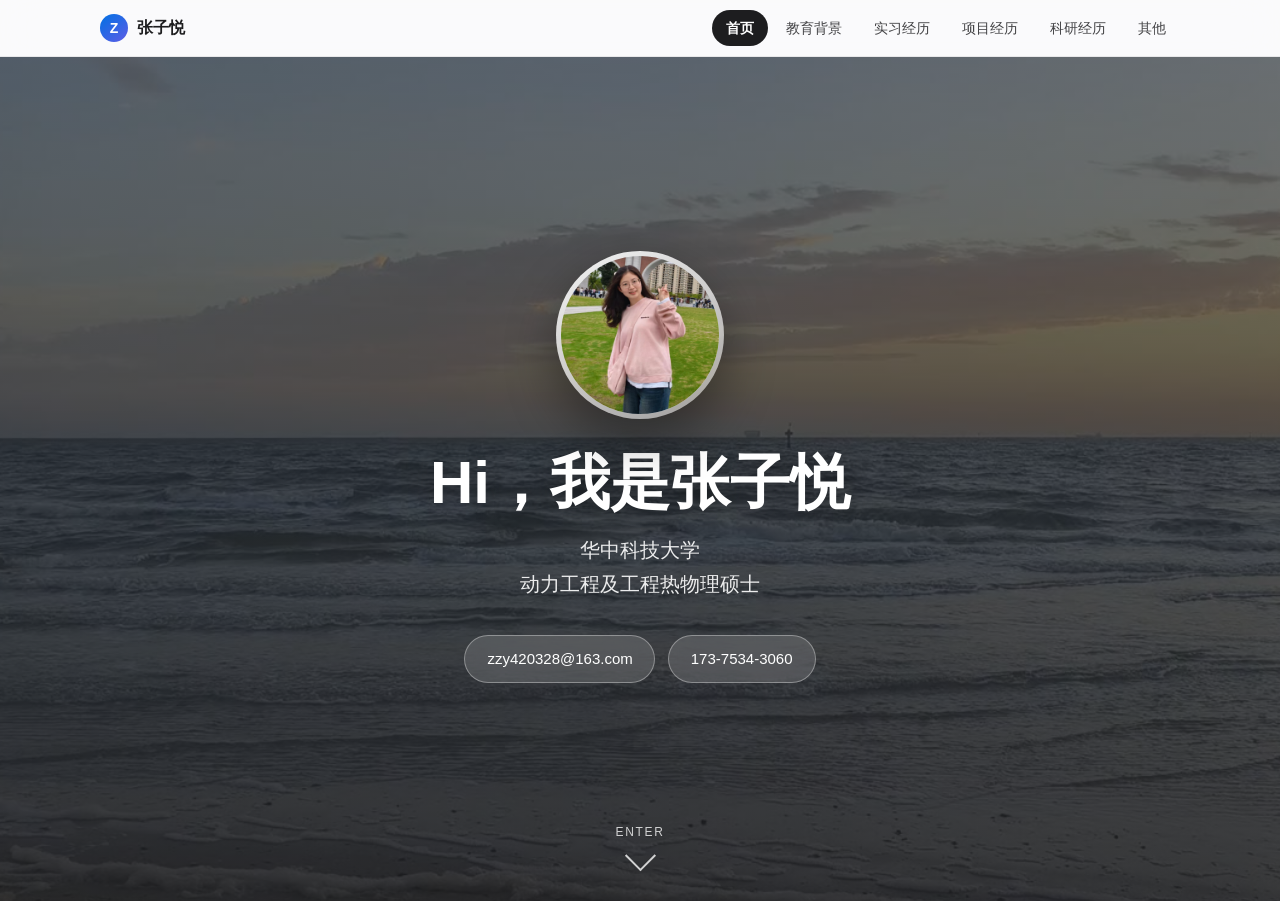
<file: index.html>
<!DOCTYPE html>
<html lang="zh-CN">
<head>
  <meta charset="UTF-8" />
  <meta name="viewport" content="width=device-width, initial-scale=1.0, viewport-fit=cover" />
  <meta name="description" content="张子悦的个人主页，动力工程及工程热物理硕士，求职意向热仿真工程师。" />
  <title>张子悦 | 首页</title>
  <link rel="preload" as="image" href="assets/cover-poster.jpg" fetchpriority="high" />
  <link rel="stylesheet" href="styles.css" />
</head>
<body class="cover-page">
  <header class="site-header">
    <nav class="navbar" aria-label="主导航">
      <a class="brand" href="index.html">
        <span class="brand-mark">Z</span>
        <span>张子悦</span>
      </a>
      <div class="nav-links">
        <a class="active" href="index.html">首页</a>
        <a href="education.html">教育背景</a>
        <a href="internship.html">实习经历</a>
        <a href="projects.html">项目经历</a>
        <a href="awards.html">科研经历</a>
        <a href="other.html">其他</a>
      </div>
    </nav>
  </header>

  <section class="landing">
    <div class="landing-bg" aria-hidden="true"></div>
    <video class="landing-video" muted loop playsinline preload="none"
      poster="assets/cover-poster.jpg" aria-hidden="true" id="coverVideo"></video>
    <div class="landing-veil" aria-hidden="true"></div>

    <div class="landing-inner">
      <a class="avatar-ring" href="education.html" title="点击进入教育背景" aria-label="点击头像进入教育背景页面">
        <img src="assets/profile.png" alt="张子悦的照片" decoding="async" fetchpriority="high"
          onerror="this.style.display='none'; this.nextElementSibling.style.display='grid';" />
        <span class="avatar-fallback">张</span>
        <span class="avatar-hint">点击进入</span>
      </a>

      <h1>Hi，我是张子悦</h1>
      <p class="landing-role">华中科技大学<br />动力工程及工程热物理硕士</p>

      <div class="landing-contacts">
        <a href="mailto:zzy420328@163.com">zzy420328@163.com</a>
        <a href="tel:17375343060">173-7534-3060</a>
      </div>
    </div>

    <a class="scroll-hint" href="education.html" aria-label="进入教育背景">ENTER</a>
  </section>

  <script>
    // 视频加载策略：先用 poster 海报图立即呈现画面，视频就绪后无缝接管播放。
    // 窄屏、省流量模式或减少动态偏好下不加载视频，直接用海报/静态背景。
    (function () {
      var video = document.getElementById('coverVideo');
      if (!video) return;

      var conn = navigator.connection || {};
      var slow = conn.saveData === true ||
        /(^|\b)(2g|slow-2g)$/.test(conn.effectiveType || '');
      var narrow = window.matchMedia('(max-width: 720px)').matches;
      var reduced = window.matchMedia('(prefers-reduced-motion: reduce)').matches;

      // 海报图立即淡入，打开页面即有画面
      video.classList.add('is-ready');

      if (slow || narrow || reduced) {
        // 仅保留海报，不下载视频
        return;
      }

      function start() {
        video.play().catch(function () {});
      }
      video.addEventListener('loadeddata', start, { once: true });
      video.addEventListener('canplay', start, { once: true });

      video.addEventListener('error', function () {
        // 视频失败时保留海报图
      }, { once: true });

      var src = document.createElement('source');
      src.src = 'assets/cover-720.mp4';
      src.type = 'video/mp4';
      video.appendChild(src);
      video.preload = 'auto';
      video.load();
    })();
  </script>
  <script src="admin.js"></script>
</body>
</html>
</file>
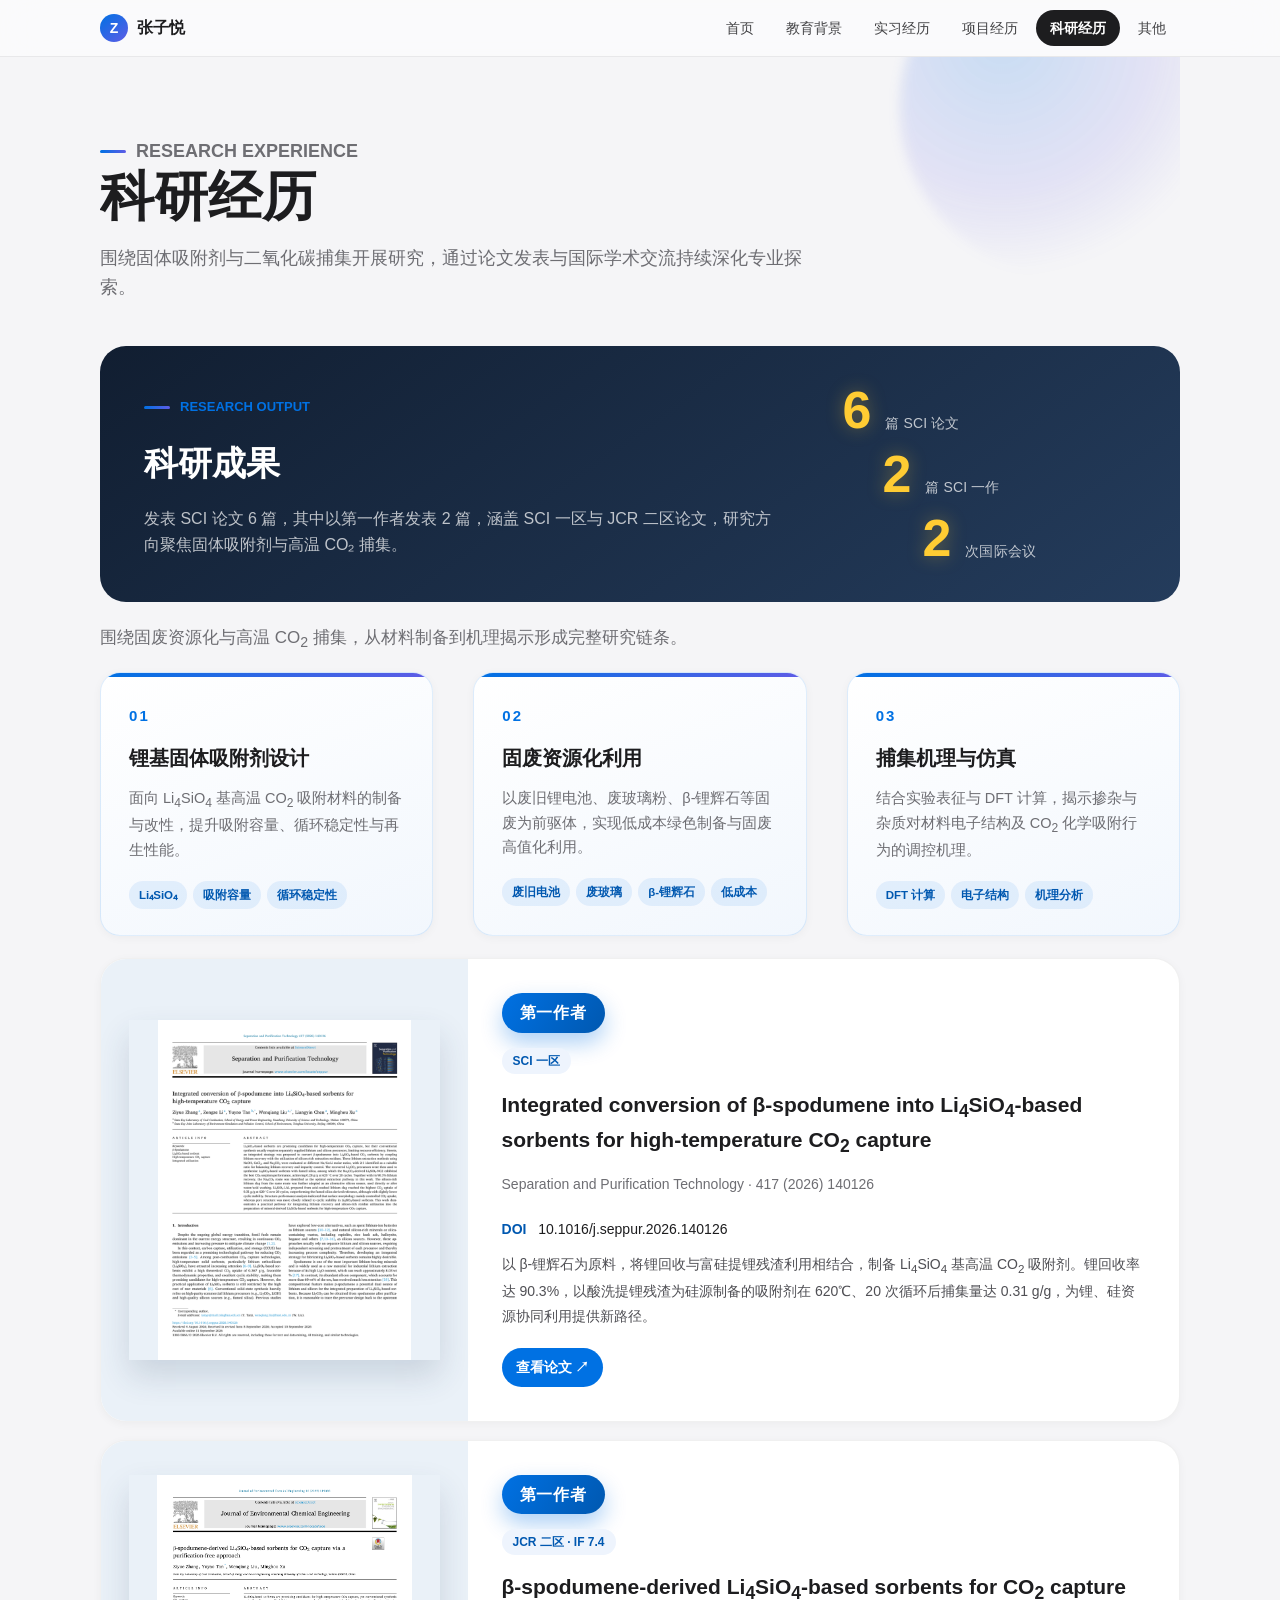
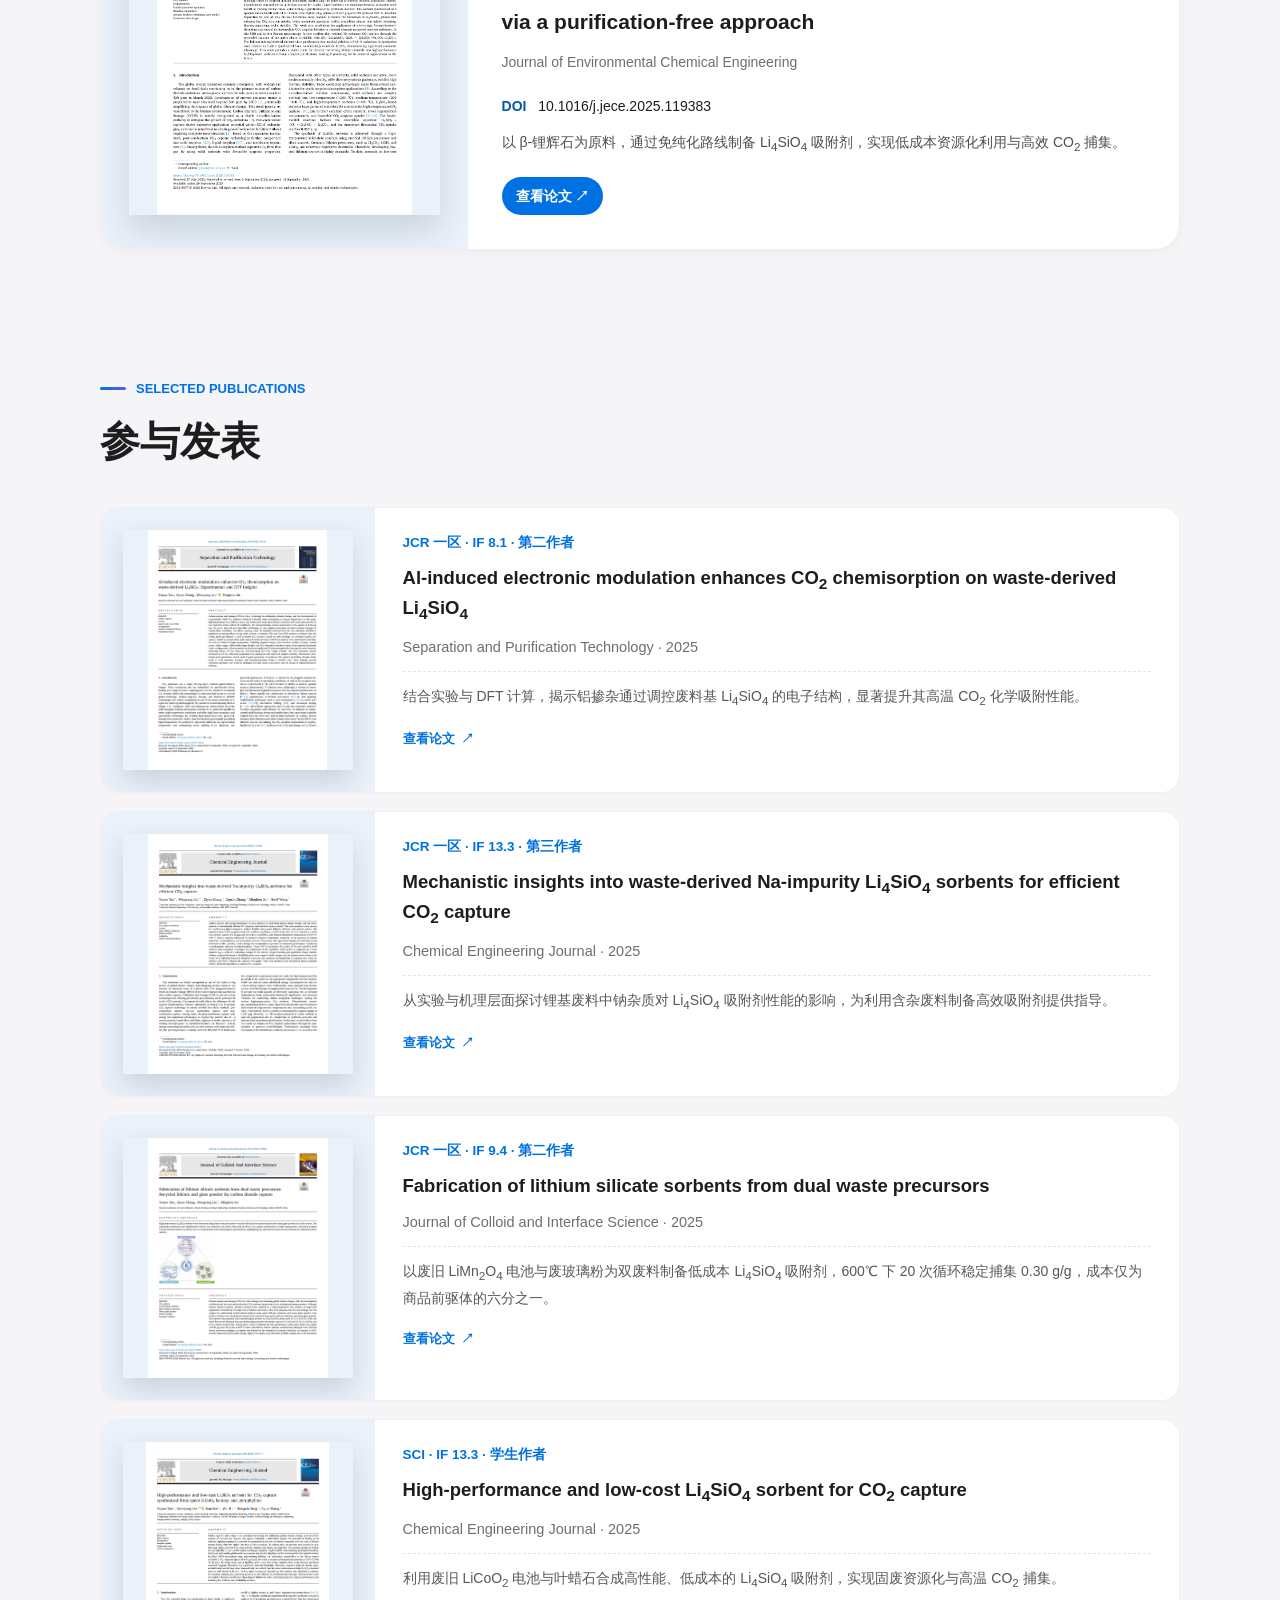
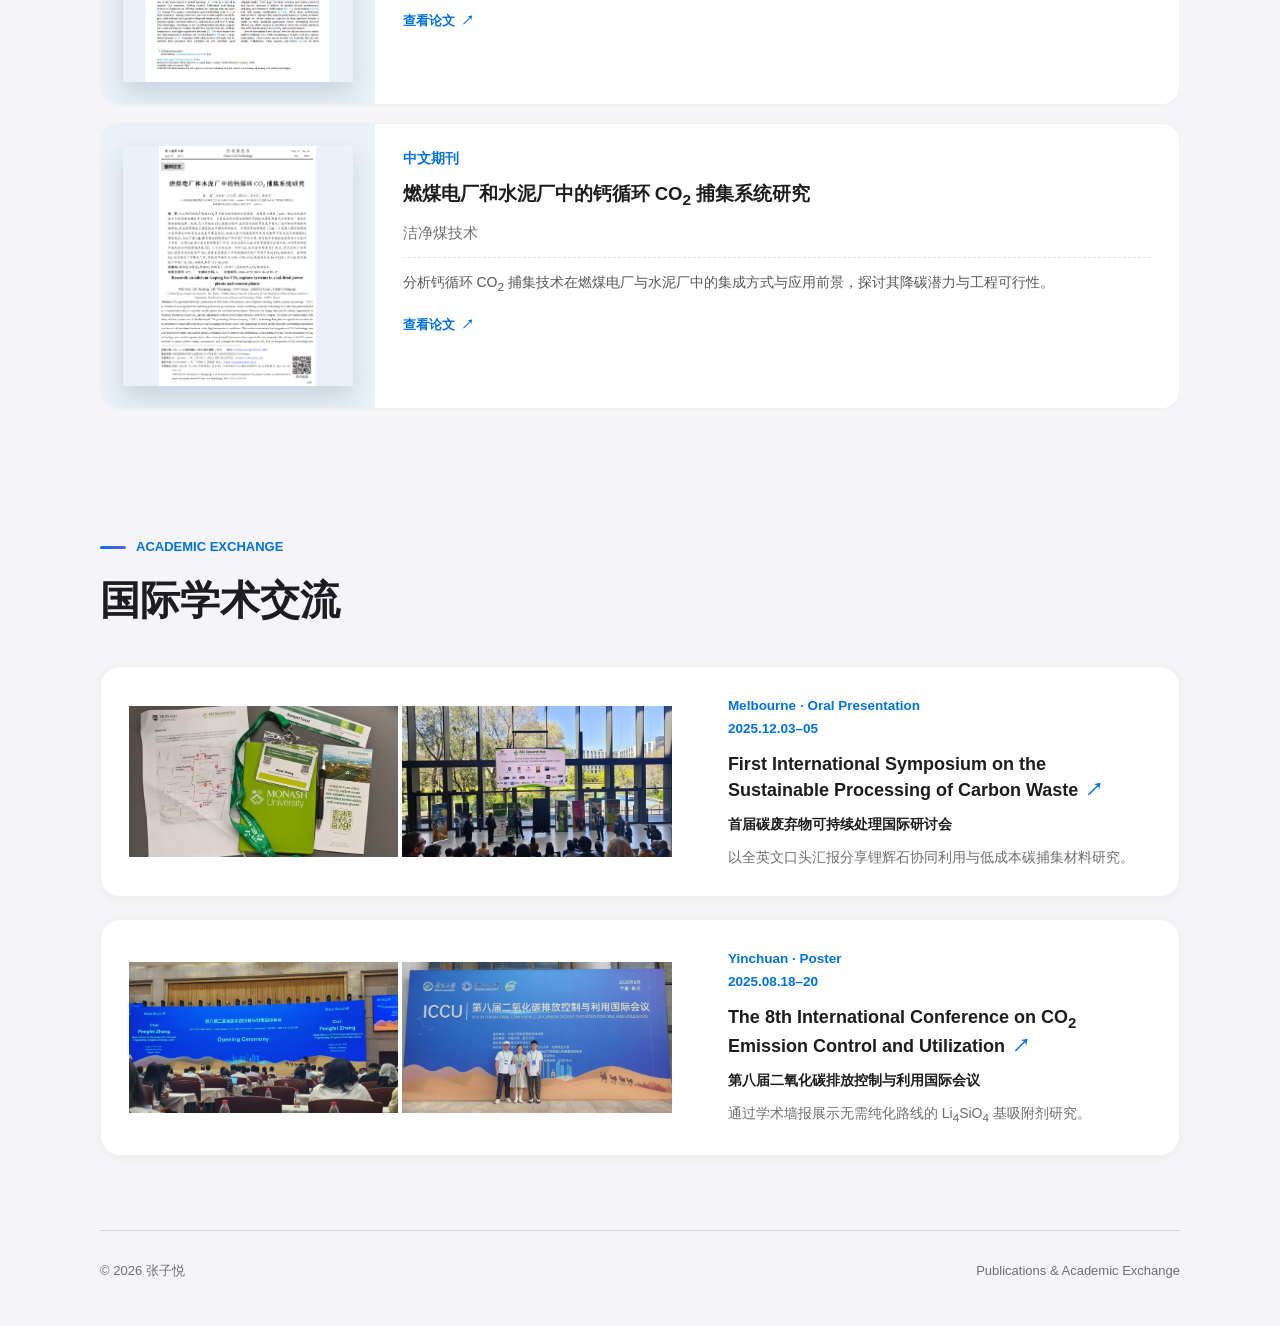
<file: awards.html>
<!DOCTYPE html>
<html lang="zh-CN">
<head>
  <meta charset="UTF-8" />
  <meta name="viewport" content="width=device-width, initial-scale=1.0, viewport-fit=cover" />
  <meta name="description" content="张子悦的科研论文与国际学术交流经历，发表 SCI 论文 6 篇，其中第一作者 2 篇，涵盖 SCI 一区与 JCR 二区论文。" />
  <title>张子悦 | 科研经历</title>
  <link rel="stylesheet" href="styles.css" />
</head>
<body>
  <header class="site-header">
    <nav class="navbar" aria-label="主导航">
      <a class="brand" href="index.html" aria-label="张子悦个人主页">
        <span class="brand-mark">Z</span>
        <span>张子悦</span>
      </a>
      <div class="nav-links">
        <a href="index.html">首页</a>
        <a href="education.html">教育背景</a>
        <a href="internship.html">实习经历</a>
        <a href="projects.html">项目经历</a>
        <a class="active" href="awards.html">科研经历</a>
        <a href="other.html">其他</a>
      </div>
    </nav>
  </header>

  <main>
    <section class="page-title">
      <p class="eyebrow">Research Experience</p>
      <h1>科研经历</h1>
      <p>围绕固体吸附剂与二氧化碳捕集开展研究，通过论文发表与国际学术交流持续深化专业探索。</p>
    </section>

    <section class="research-overview">
      <div class="research-intro">
        <div class="research-intro-copy">
          <p class="eyebrow">Research Output</p>
          <h2>科研成果</h2>
          <p>发表 SCI 论文 6 篇，其中以第一作者发表 2 篇，涵盖 SCI 一区与 JCR 二区论文，研究方向聚焦固体吸附剂与高温 CO₂ 捕集。</p>
        </div>
        <div class="research-numbers">
          <div><strong>6</strong><span>篇 SCI 论文</span></div>
          <div><strong>2</strong><span>篇 SCI 一作</span></div>
          <div><strong>2</strong><span>次国际会议</span></div>
        </div>
      </div>

      <div class="research-focus">
        <p class="focus-sub">围绕固废资源化与高温 CO<sub>2</sub> 捕集，从材料制备到机理揭示形成完整研究链条。</p>
        <div class="focus-grid">
          <article class="focus-card">
            <span class="focus-index">01</span>
            <h3>锂基固体吸附剂设计</h3>
            <p>面向 Li<sub>4</sub>SiO<sub>4</sub> 基高温 CO<sub>2</sub> 吸附材料的制备与改性，提升吸附容量、循环稳定性与再生性能。</p>
            <div class="focus-tags"><span>Li₄SiO₄</span><span>吸附容量</span><span>循环稳定性</span></div>
          </article>
          <article class="focus-card">
            <span class="focus-index">02</span>
            <h3>固废资源化利用</h3>
            <p>以废旧锂电池、废玻璃粉、β-锂辉石等固废为前驱体，实现低成本绿色制备与固废高值化利用。</p>
            <div class="focus-tags"><span>废旧电池</span><span>废玻璃</span><span>β-锂辉石</span><span>低成本</span></div>
          </article>
          <article class="focus-card">
            <span class="focus-index">03</span>
            <h3>捕集机理与仿真</h3>
            <p>结合实验表征与 DFT 计算，揭示掺杂与杂质对材料电子结构及 CO<sub>2</sub> 化学吸附行为的调控机理。</p>
            <div class="focus-tags"><span>DFT 计算</span><span>电子结构</span><span>机理分析</span></div>
          </article>
        </div>
      </div>

      <article class="paper-feature">
        <a href="assets/supplement/paper-first-author-seppur-2026.png" target="_blank" rel="noopener">
          <img loading="lazy" decoding="async" src="assets/supplement/paper-first-author-seppur-2026.png" alt="Integrated conversion of β-spodumene 第一作者 SCI 一区论文首页" />
        </a>
        <div>
          <p class="first-author-badge-line"><span class="first-author-badge">第一作者</span></p>
          <span class="level-tag">SCI 一区</span>
          <h3>Integrated conversion of β-spodumene into Li<sub>4</sub>SiO<sub>4</sub>-based sorbents for high-temperature CO<sub>2</sub> capture</h3>
          <p>Separation and Purification Technology · 417 (2026) 140126</p>
          <p class="paper-doi"><strong>DOI</strong> 10.1016/j.seppur.2026.140126</p>
          <p class="paper-summary">以 β-锂辉石为原料，将锂回收与富硅提锂残渣利用相结合，制备 Li<sub>4</sub>SiO<sub>4</sub> 基高温 CO<sub>2</sub> 吸附剂。锂回收率达 90.3%，以酸洗提锂残渣为硅源制备的吸附剂在 620℃、20 次循环后捕集量达 0.31 g/g，为锂、硅资源协同利用提供新路径。</p>
          <a class="doi-link" href="https://doi.org/10.1016/j.seppur.2026.140126" target="_blank" rel="noopener">查看论文 ↗</a>
        </div>
      </article>

      <article class="paper-feature">
        <a href="assets/supplement/paper-first-author.png" target="_blank" rel="noopener">
          <img loading="lazy" decoding="async" src="assets/supplement/paper-first-author.png" alt="第一作者 SCI 论文首页" />
        </a>
        <div>
          <p class="first-author-badge-line"><span class="first-author-badge">第一作者</span></p>
          <span class="level-tag">JCR 二区 · IF 7.4</span>
          <h3>β-spodumene-derived Li<sub>4</sub>SiO<sub>4</sub>-based sorbents for CO<sub>2</sub> capture via a purification-free approach</h3>
          <p>Journal of Environmental Chemical Engineering</p>
          <p class="paper-doi"><strong>DOI</strong> 10.1016/j.jece.2025.119383</p>
          <p class="paper-summary">以 β-锂辉石为原料，通过免纯化路线制备 Li<sub>4</sub>SiO<sub>4</sub> 吸附剂，实现低成本资源化利用与高效 CO<sub>2</sub> 捕集。</p>
          <a class="doi-link" href="https://doi.org/10.1016/j.jece.2025.119383" target="_blank" rel="noopener">查看论文 ↗</a>
        </div>
      </article>
    </section>

    <section class="publication-section">
      <div class="section-heading">
        <p class="eyebrow">Selected Publications</p>
        <h2>参与发表</h2>
      </div>
      <div class="publication-list">
        <article class="pub-row">
          <a class="pub-cover" href="论文封面/Al-induced.png" target="_blank" rel="noopener">
            <img loading="lazy" decoding="async" src="论文封面/Al-induced.png" alt="Al-induced electronic modulation 论文封面" />
          </a>
          <div class="pub-body"><span>JCR 一区 · IF 8.1 · 第二作者</span><h3>Al-induced electronic modulation enhances CO<sub>2</sub> chemisorption on waste-derived Li<sub>4</sub>SiO<sub>4</sub></h3><p>Separation and Purification Technology · 2025</p><p class="paper-brief">结合实验与 DFT 计算，揭示铝掺杂通过调控废料基 Li<sub>4</sub>SiO<sub>4</sub> 的电子结构，显著提升其高温 CO<sub>2</sub> 化学吸附性能。</p><a class="paper-link" href="https://doi.org/10.1016/j.seppur.2025.135161" target="_blank" rel="noopener">查看论文 <b>↗</b></a></div>
        </article>
        <article class="pub-row">
          <a class="pub-cover" href="论文封面/mechanistic.png" target="_blank" rel="noopener">
            <img loading="lazy" decoding="async" src="论文封面/mechanistic.png" alt="Na-impurity Li4SiO4 sorbents 论文封面" />
          </a>
          <div class="pub-body"><span>JCR 一区 · IF 13.3 · 第三作者</span><h3>Mechanistic insights into waste-derived Na-impurity Li<sub>4</sub>SiO<sub>4</sub> sorbents for efficient CO<sub>2</sub> capture</h3><p>Chemical Engineering Journal · 2025</p><p class="paper-brief">从实验与机理层面探讨锂基废料中钠杂质对 Li<sub>4</sub>SiO<sub>4</sub> 吸附剂性能的影响，为利用含杂废料制备高效吸附剂提供指导。</p><a class="paper-link" href="https://doi.org/10.1016/j.cej.2025.169344" target="_blank" rel="noopener">查看论文 <b>↗</b></a></div>
        </article>
        <article class="pub-row">
          <a class="pub-cover" href="论文封面/fabrication%20of%20lithium.png" target="_blank" rel="noopener">
            <img loading="lazy" decoding="async" src="论文封面/fabrication%20of%20lithium.png" alt="Dual waste precursors 论文封面" />
          </a>
          <div class="pub-body"><span>JCR 一区 · IF 9.4 · 第二作者</span><h3>Fabrication of lithium silicate sorbents from dual waste precursors</h3><p>Journal of Colloid and Interface Science · 2025</p><p class="paper-brief">以废旧 LiMn<sub>2</sub>O<sub>4</sub> 电池与废玻璃粉为双废料制备低成本 Li<sub>4</sub>SiO<sub>4</sub> 吸附剂，600℃ 下 20 次循环稳定捕集 0.30 g/g，成本仅为商品前驱体的六分之一。</p><a class="paper-link" href="https://doi.org/10.1016/j.jcis.2025.139083" target="_blank" rel="noopener">查看论文 <b>↗</b></a></div>
        </article>
        <article class="pub-row">
          <a class="pub-cover" href="论文封面/high-performance.png" target="_blank" rel="noopener">
            <img loading="lazy" decoding="async" src="论文封面/high-performance.png" alt="High-performance low-cost Li4SiO4 sorbent 论文封面" />
          </a>
          <div class="pub-body"><span>SCI · IF 13.3 · 学生作者</span><h3>High-performance and low-cost Li<sub>4</sub>SiO<sub>4</sub> sorbent for CO<sub>2</sub> capture</h3><p>Chemical Engineering Journal · 2025</p><p class="paper-brief">利用废旧 LiCoO<sub>2</sub> 电池与叶蜡石合成高性能、低成本的 Li<sub>4</sub>SiO<sub>4</sub> 吸附剂，实现固废资源化与高温 CO<sub>2</sub> 捕集。</p><a class="paper-link" href="https://doi.org/10.1016/j.cej.2025.159414" target="_blank" rel="noopener">查看论文 <b>↗</b></a></div>
        </article>
        <article class="pub-row">
          <a class="pub-cover" href="论文封面/燃煤电厂.png" target="_blank" rel="noopener">
            <img loading="lazy" decoding="async" src="论文封面/燃煤电厂.png" alt="钙循环 CO2 捕集系统研究 论文封面" />
          </a>
          <div class="pub-body"><span>中文期刊</span><h3>燃煤电厂和水泥厂中的钙循环 CO<sub>2</sub> 捕集系统研究</h3><p>洁净煤技术</p><p class="paper-brief">分析钙循环 CO<sub>2</sub> 捕集技术在燃煤电厂与水泥厂中的集成方式与应用前景，探讨其降碳潜力与工程可行性。</p><a class="paper-link" href="https://www.jjmjs.com.cn/article/doi/10.13226/j.issn.1006-6772.24113002" target="_blank" rel="noopener">查看论文 <b>↗</b></a></div>
        </article>
      </div>
    </section>

    <section class="conference-section">
      <div class="section-heading">
        <p class="eyebrow">Academic Exchange</p>
        <h2>国际学术交流</h2>
      </div>
      <div class="conference-grid">
        <article>
          <div class="conf-images">
            <img loading="lazy" decoding="async" src="会议图片/墨尔本1.jpg" alt="墨尔本国际学术会议现场" />
            <img loading="lazy" decoding="async" src="会议图片/墨尔本2.jpg" alt="墨尔本国际学术会议口头汇报" />
          </div>
          <div><span>Melbourne · Oral Presentation<br />2025.12.03–05</span><h3><a class="conf-link" href="https://vapucw.org/vapucw-symposium/" target="_blank" rel="noopener">First International Symposium on the Sustainable Processing of Carbon Waste <b>↗</b></a></h3><p class="conf-cn">首届碳废弃物可持续处理国际研讨会</p><p>以全英文口头汇报分享锂辉石协同利用与低成本碳捕集材料研究。</p></div>
        </article>
        <article>
          <div class="conf-images">
            <img loading="lazy" decoding="async" src="会议图片/宁夏1.jpg" alt="银川国际二氧化碳排放控制与利用会议现场" />
            <img loading="lazy" decoding="async" src="会议图片/宁夏2.jpg" alt="银川国际会议学术墙报交流" />
          </div>
          <div><span>Yinchuan · Poster<br />2025.08.18–20</span><h3><a class="conf-link" href="http://iccu.org.cn/index.php/index/index/index.html" target="_blank" rel="noopener">The 8th International Conference on CO<sub>2</sub> Emission Control and Utilization <b>↗</b></a></h3><p class="conf-cn">第八届二氧化碳排放控制与利用国际会议</p><p>通过学术墙报展示无需纯化路线的 Li<sub>4</sub>SiO<sub>4</sub> 基吸附剂研究。</p></div>
        </article>
      </div>
    </section>
  </main>

  <footer class="site-footer">
    <span>© 2026 张子悦</span>
    <span>Publications & Academic Exchange</span>
  </footer>
  <script src="admin.js"></script>
</body>
</html>
</file>
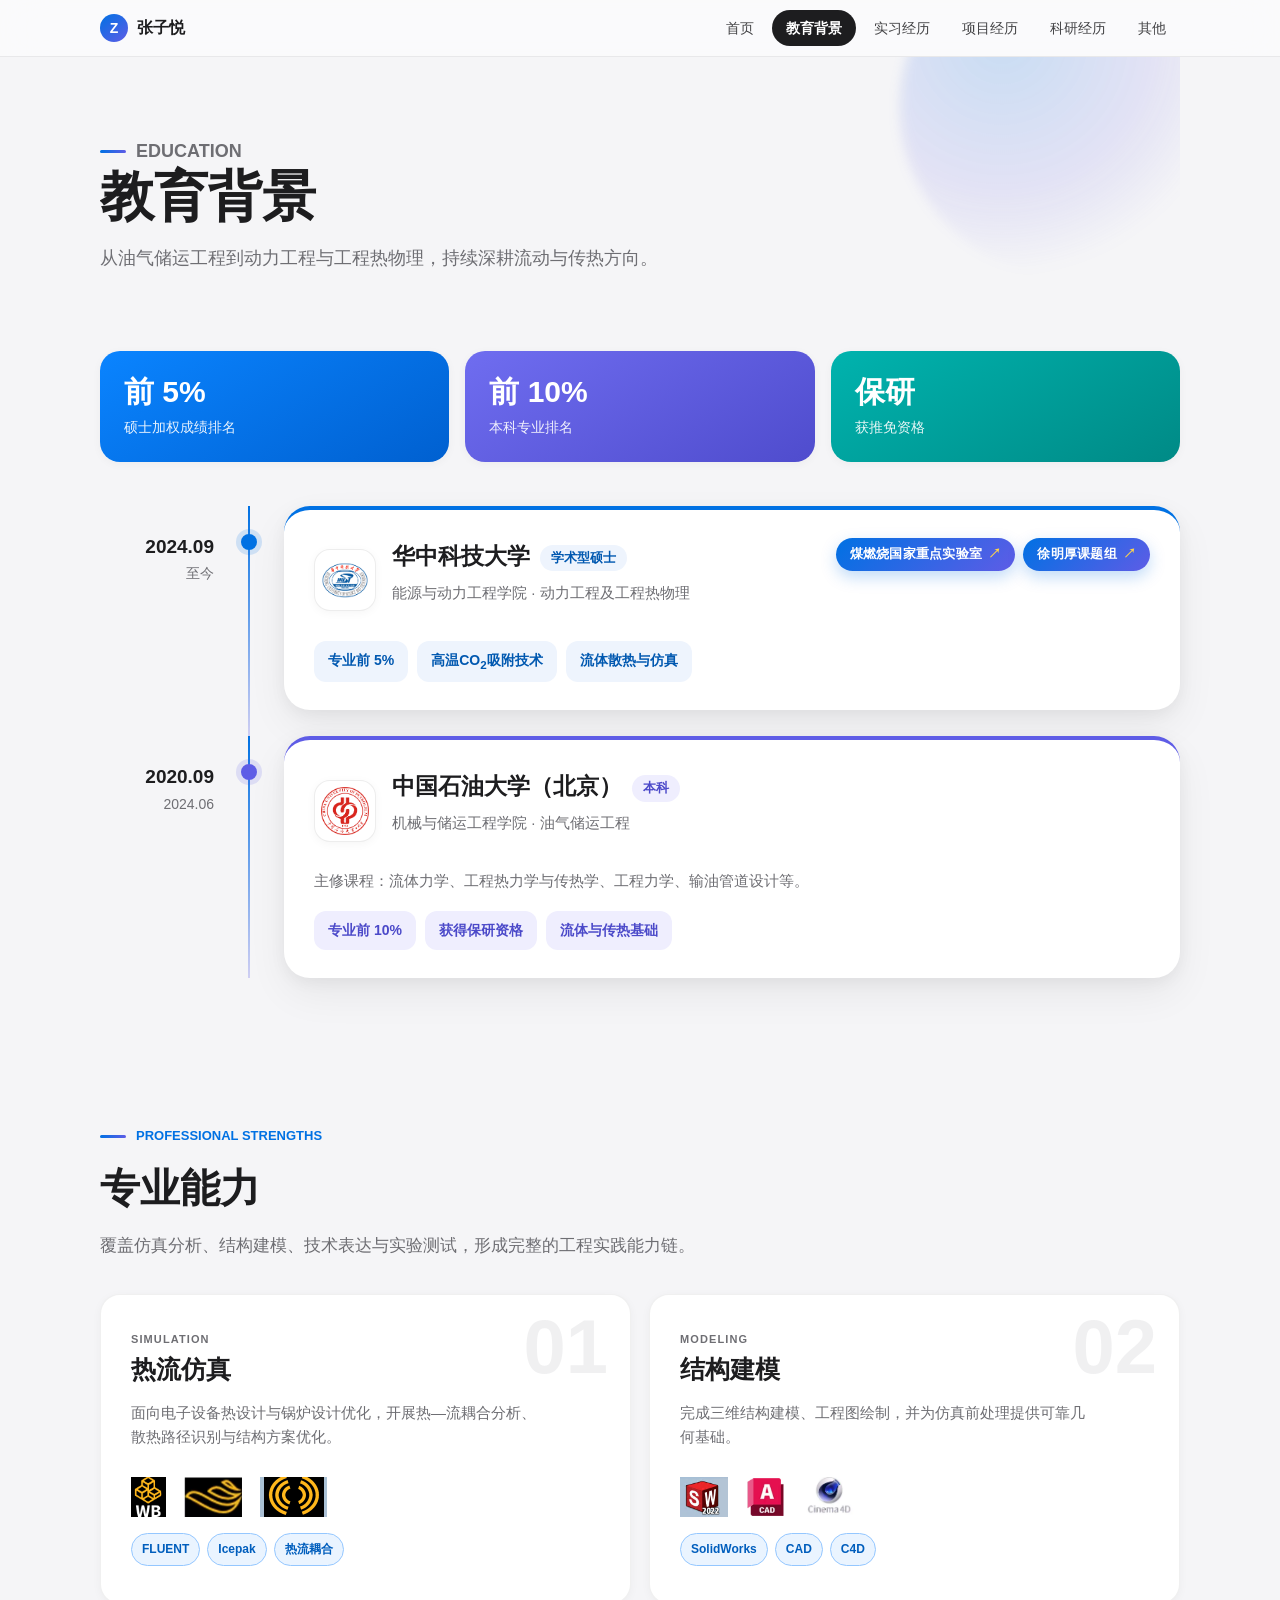
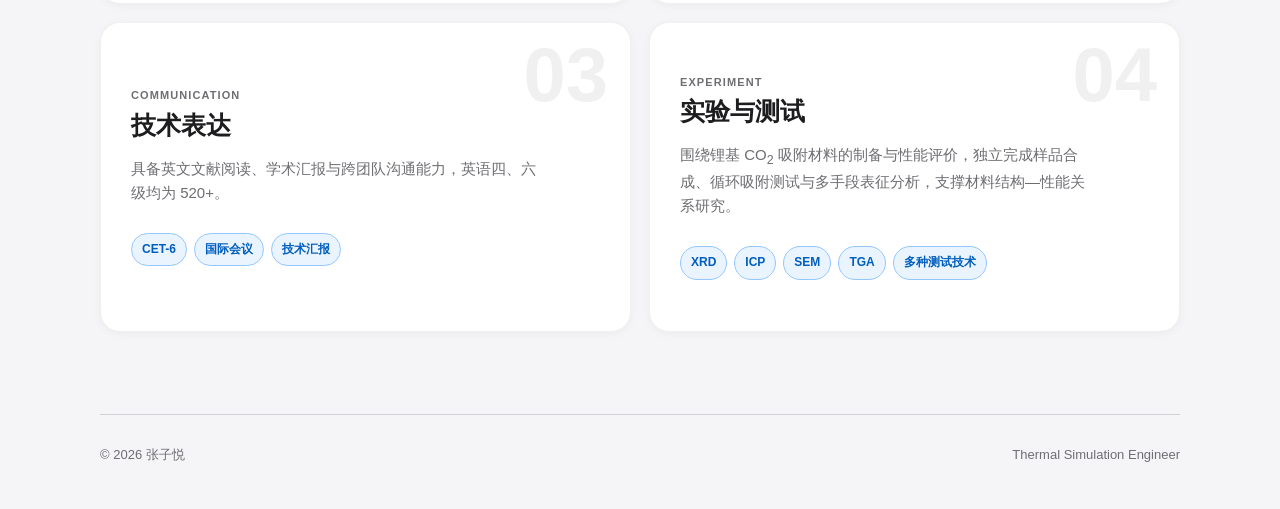
<file: education.html>
<!DOCTYPE html>
<html lang="zh-CN">
<head>
  <meta charset="UTF-8" />
  <meta name="viewport" content="width=device-width, initial-scale=1.0, viewport-fit=cover" />
  <meta name="description" content="张子悦的教育背景，华中科技大学动力工程及工程热物理硕士。" />
  <title>张子悦 | 教育背景</title>
  <link rel="stylesheet" href="styles.css" />
</head>
<body>
  <header class="site-header">
    <nav class="navbar" aria-label="主导航">
      <a class="brand" href="index.html">
        <span class="brand-mark">Z</span>
        <span>张子悦</span>
      </a>
      <div class="nav-links">
        <a href="index.html">首页</a>
        <a class="active" href="education.html">教育背景</a>
        <a href="internship.html">实习经历</a>
        <a href="projects.html">项目经历</a>
        <a href="awards.html">科研经历</a>
        <a href="other.html">其他</a>
      </div>
    </nav>
  </header>

  <main>
    <section class="page-title">
      <p class="eyebrow">Education</p>
      <h1>教育背景</h1>
      <p>从油气储运工程到动力工程与工程热物理，持续深耕流动与传热方向。</p>
    </section>

    <section class="page-section" id="education">
      <div class="stat-grid stat-grid-3">
        <div class="stat-card c1">
          <strong data-edit>前 5%</strong>
          <span data-edit>硕士加权成绩排名</span>
        </div>
        <div class="stat-card c2">
          <strong data-edit>前 10%</strong>
          <span data-edit>本科专业排名</span>
        </div>
        <div class="stat-card c3">
          <strong data-edit>保研</strong>
          <span data-edit>获推免资格</span>
        </div>
      </div>

      <div class="timeline">
        <article class="timeline-item">
          <div class="t-date">
            <strong>2024.09</strong>
            <span>至今</span>
          </div>
          <div class="t-rail"><span class="t-dot"></span></div>
          <div class="t-card">
            <div class="t-head">
              <span class="school-badge">
                <img loading="lazy" decoding="async" src="assets/logo-hust.png" alt="华中科技大学校徽"
                  onerror="this.closest('.school-badge').classList.add('is-missing');" />
              </span>
              <div>
                <h3>华中科技大学<span class="t-degree">学术型硕士</span></h3>
                <p class="meta">能源与动力工程学院 · 动力工程及工程热物理</p>
              </div>
              <span class="lab-tags">
                <a class="lab-tag" href="https://sklcc.hust.edu.cn/" target="_blank" rel="noopener">煤燃烧国家重点实验室 <b>↗</b></a>
                <a class="lab-tag" href="http://xu.energy.hust.edu.cn/" target="_blank" rel="noopener">徐明厚课题组 <b>↗</b></a>
              </span>
            </div>
            <div class="chip-row">
              <span class="chip blue" data-edit>专业前 5%</span>
              <span class="chip blue" data-edit>高温CO<sub>2</sub>吸附技术</span>
              <span class="chip blue" data-edit>流体散热与仿真</span>
            </div>
          </div>
        </article>

        <article class="timeline-item alt">
          <div class="t-date">
            <strong>2020.09</strong>
            <span>2024.06</span>
          </div>
          <div class="t-rail"><span class="t-dot"></span></div>
          <div class="t-card">
            <div class="t-head">
              <span class="school-badge">
                <img loading="lazy" decoding="async" src="assets/logo-cup.png" alt="中国石油大学（北京）校徽"
                  onerror="this.closest('.school-badge').classList.add('is-missing');" />
              </span>
              <div>
                <h3>中国石油大学（北京）<span class="t-degree">本科</span></h3>
                <p class="meta">机械与储运工程学院 · 油气储运工程</p>
              </div>
            </div>
            <p class="course-line">主修课程：流体力学、工程热力学与传热学、工程力学、输油管道设计等。</p>
            <div class="chip-row">
              <span class="chip indigo">专业前 10%</span>
              <span class="chip indigo">获得保研资格</span>
              <span class="chip indigo">流体与传热基础</span>
            </div>
          </div>
        </article>
      </div>
    </section>

    <section class="skills-section">
      <div class="section-heading">
        <p class="eyebrow">Professional Strengths</p>
        <h2>专业能力</h2>
        <p class="sub">覆盖仿真分析、结构建模、技术表达与实验测试，形成完整的工程实践能力链。</p>
      </div>
      <div class="skill-grid skill-grid-2">
        <article class="skill-card"><span class="skill-index">01</span><p class="skill-label">Simulation</p><h3>热流仿真</h3><p>面向电子设备热设计与锅炉设计优化，开展热—流耦合分析、散热路径识别与结构方案优化。</p><div class="skill-logos"><img loading="lazy" decoding="async" src="软件/ANSYS.png" alt="ANSYS" /><img loading="lazy" decoding="async" src="软件/FLUENT.png" alt="FLUENT" /><img loading="lazy" decoding="async" src="软件/icepak.png" alt="Icepak" /></div><div class="skill-tags"><strong>FLUENT</strong><strong>Icepak</strong><strong>热流耦合</strong></div></article>
        <article class="skill-card"><span class="skill-index">02</span><p class="skill-label">Modeling</p><h3>结构建模</h3><p>完成三维结构建模、工程图绘制，并为仿真前处理提供可靠几何基础。</p><div class="skill-logos"><img loading="lazy" decoding="async" src="软件/solidworks.png" alt="SolidWorks" /><img loading="lazy" decoding="async" src="软件/cad.png" alt="CAD" /><img loading="lazy" decoding="async" src="软件/C4D.png" alt="C4D" /></div><div class="skill-tags"><strong>SolidWorks</strong><strong>CAD</strong><strong>C4D</strong></div></article>
        <article class="skill-card"><span class="skill-index">03</span><p class="skill-label">Communication</p><h3>技术表达</h3><p>具备英文文献阅读、学术汇报与跨团队沟通能力，英语四、六级均为 520+。</p><div class="skill-tags"><strong>CET-6</strong><strong>国际会议</strong><strong>技术汇报</strong></div></article>
        <article class="skill-card"><span class="skill-index">04</span><p class="skill-label">Experiment</p><h3>实验与测试</h3><p>围绕锂基 CO<sub>2</sub> 吸附材料的制备与性能评价，独立完成样品合成、循环吸附测试与多手段表征分析，支撑材料结构—性能关系研究。</p><div class="skill-tags"><strong>XRD</strong><strong>ICP</strong><strong>SEM</strong><strong>TGA</strong><strong>多种测试技术</strong></div></article>
      </div>
    </section>
  </main>

  <footer class="site-footer">
    <span>© 2026 张子悦</span>
    <span>Thermal Simulation Engineer</span>
  </footer>

  <script src="admin.js"></script>
</body>
</html>
</file>
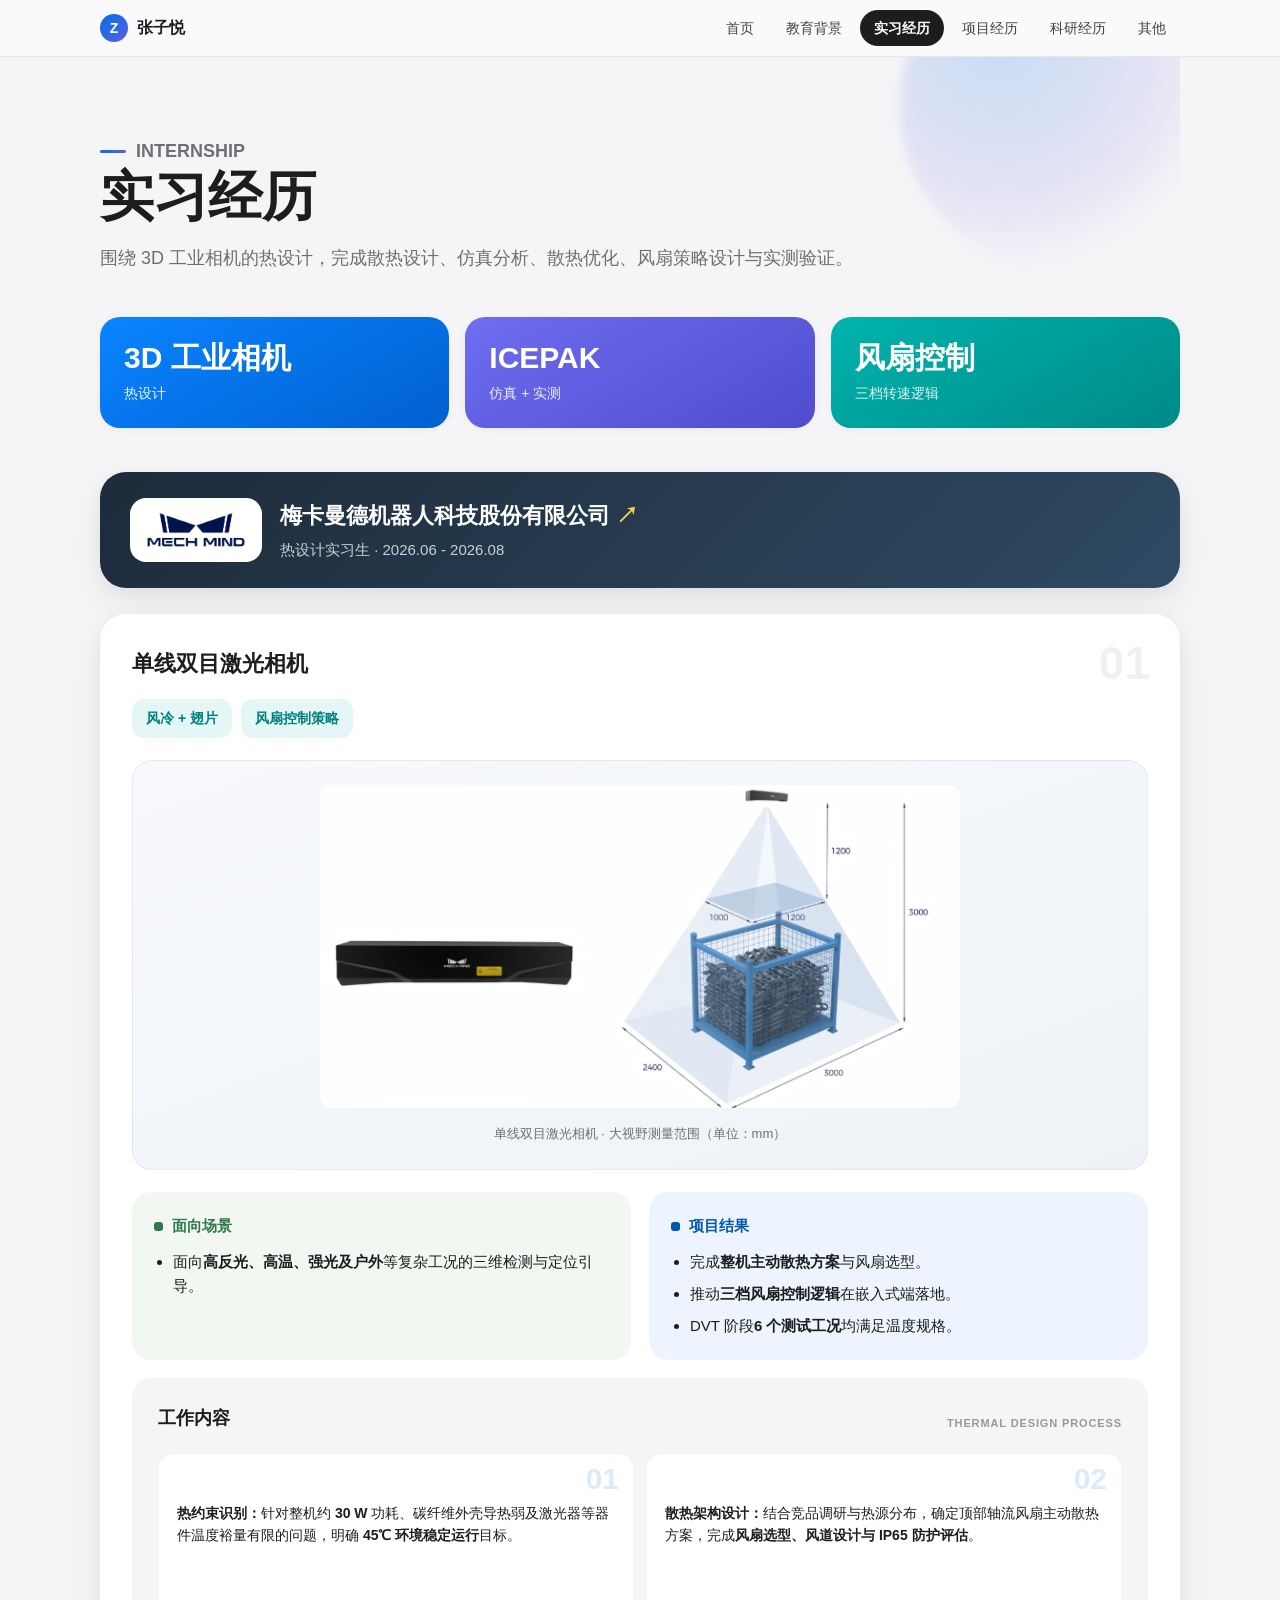
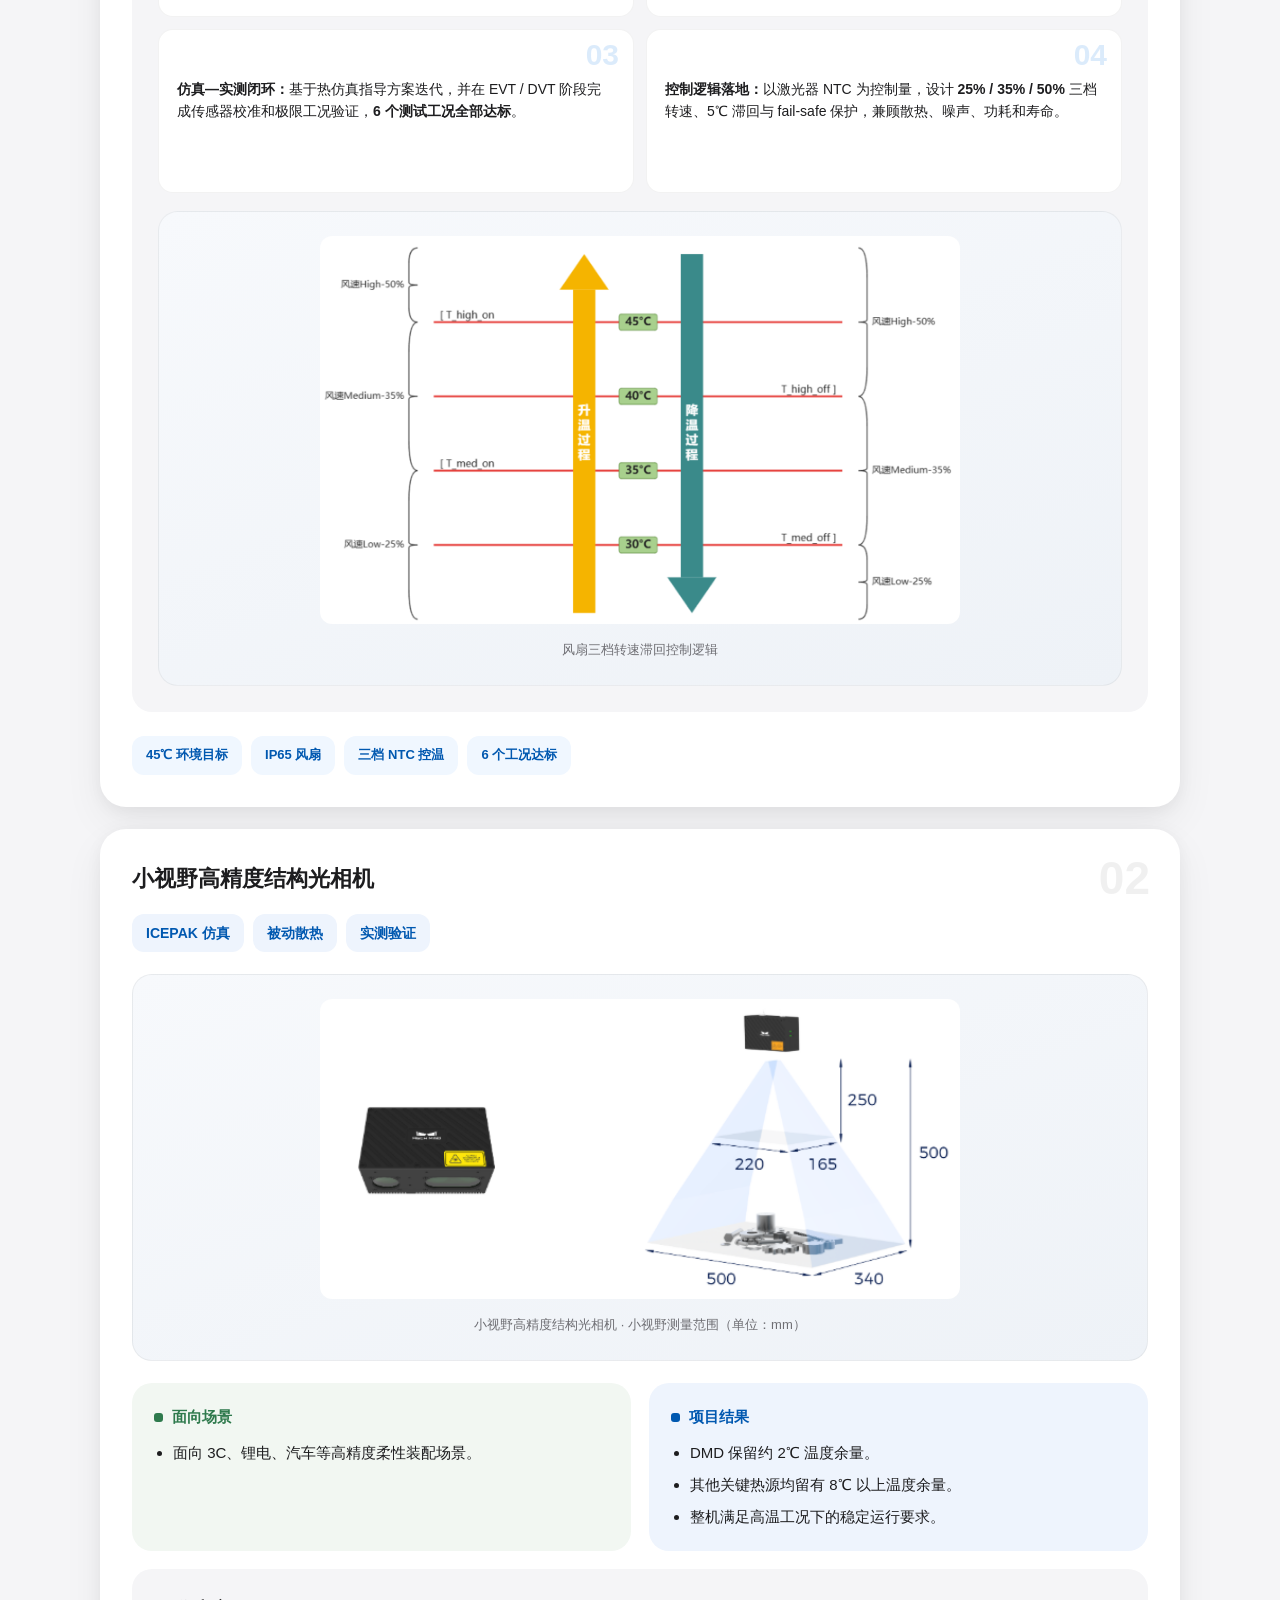
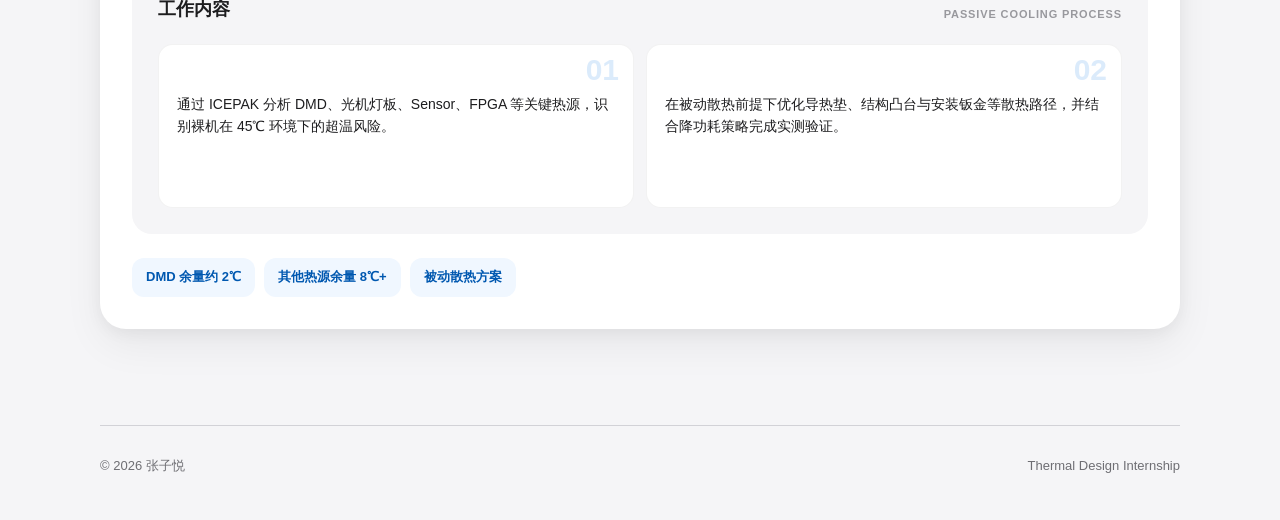
<file: internship.html>
<!DOCTYPE html>
<html lang="zh-CN">
<head>
  <meta charset="UTF-8" />
  <meta name="viewport" content="width=device-width, initial-scale=1.0, viewport-fit=cover" />
  <meta name="description" content="张子悦的 3D 工业相机热设计实习经历。" />
  <title>张子悦 | 实习经历</title>
  <link rel="stylesheet" href="styles.css" />
</head>
<body>
  <header class="site-header">
    <nav class="navbar" aria-label="主导航">
      <a class="brand" href="index.html">
        <span class="brand-mark">Z</span>
        <span>张子悦</span>
      </a>
      <div class="nav-links">
        <a href="index.html">首页</a>
        <a href="education.html">教育背景</a>
        <a class="active" href="internship.html">实习经历</a>
        <a href="projects.html">项目经历</a>
        <a href="awards.html">科研经历</a>
        <a href="other.html">其他</a>
      </div>
    </nav>
  </header>

  <main>
    <section class="page-title internship-title">
      <p class="eyebrow">Internship</p>
      <h1 data-edit>实习经历</h1>
      <p data-edit>围绕 3D 工业相机的热设计，完成散热设计、仿真分析、散热优化、风扇策略设计与实测验证。</p>
    </section>

    <section class="exp-block">
      <div class="stat-grid stat-grid-3">
        <div class="stat-card c1">
          <strong data-edit>3D 工业相机</strong>
          <span data-edit>热设计</span>
        </div>
        <div class="stat-card c2">
          <strong data-edit>ICEPAK</strong>
          <span data-edit>仿真 + 实测</span>
        </div>
        <div class="stat-card c3">
          <strong data-edit>风扇控制</strong>
          <span data-edit>三档转速逻辑</span>
        </div>
      </div>

      <div class="exp-company">
        <div class="exp-logo">
          <img loading="lazy" decoding="async" src="assets/logo-mechmind.png" alt="梅卡曼德 Mech Mind logo"
            onerror="this.style.display='none'; this.nextElementSibling.style.display='block';" />
          <span class="exp-logo-text">MM</span>
        </div>
        <div>
          <h2 data-edit><a class="company-link" href="https://www.mech-mind.com.cn/" target="_blank" rel="noopener">梅卡曼德机器人科技股份有限公司 <b>↗</b></a></h2>
          <p data-edit>热设计实习生 · 2026.06 - 2026.08</p>
        </div>
      </div>

      <article class="exp-card">
        <span class="exp-index">01</span>
        <h3 data-edit>单线双目激光相机</h3>
        <div class="chip-row">
          <span class="chip teal" data-edit>风冷 + 翅片</span>
          <span class="chip teal" data-edit>风扇控制策略</span>
        </div>

        <figure class="device-figure">
          <img loading="lazy" decoding="async" src="assets/camera-laser.png" alt="单线双目激光相机产品图与视野范围示意"
            onerror="this.closest('figure').classList.add('is-missing');" />
          <figcaption data-edit>单线双目激光相机 · 大视野测量范围（单位：mm）</figcaption>
        </figure>

        <div class="exp-summary">
          <div class="exp-col scene">
            <h4>面向场景</h4>
            <ul>
              <li data-edit>面向<strong>高反光、高温、强光及户外</strong>等复杂工况的三维检测与定位引导。</li>
            </ul>
          </div>
          <div class="exp-col accent">
            <h4>项目结果</h4>
            <ul>
              <li data-edit>完成<strong>整机主动散热方案</strong>与风扇选型。</li>
              <li data-edit>推动<strong>三档风扇控制逻辑</strong>在嵌入式端落地。</li>
              <li data-edit>DVT 阶段<strong>6 个测试工况</strong>均满足温度规格。</li>
            </ul>
          </div>
        </div>

        <div class="work-section">
          <div class="work-heading">
            <span>Thermal Design Process</span>
            <h4>工作内容</h4>
          </div>
          <div class="work-steps">
            <article><span>01</span><p data-edit><strong>热约束识别：</strong>针对整机约 <strong>30 W</strong> 功耗、碳纤维外壳导热弱及激光器等器件温度裕量有限的问题，明确 <strong>45℃ 环境稳定运行</strong>目标。</p></article>
            <article><span>02</span><p data-edit><strong>散热架构设计：</strong>结合竞品调研与热源分布，确定顶部轴流风扇主动散热方案，完成<strong>风扇选型、风道设计与 IP65 防护评估</strong>。</p></article>
            <article><span>03</span><p data-edit><strong>仿真—实测闭环：</strong>基于热仿真指导方案迭代，并在 EVT / DVT 阶段完成传感器校准和极限工况验证，<strong>6 个测试工况全部达标</strong>。</p></article>
            <article><span>04</span><p data-edit><strong>控制逻辑落地：</strong>以激光器 NTC 为控制量，设计 <strong>25% / 35% / 50%</strong> 三档转速、5℃ 滞回与 fail-safe 保护，兼顾散热、噪声、功耗和寿命。</p></article>
          </div>
          <figure class="device-figure inline-figure">
            <img loading="lazy" decoding="async" src="assets/fan-control.png" alt="风扇三档转速滞回控制逻辑示意图"
              onerror="this.closest('figure').classList.add('is-missing');" />
            <figcaption data-edit>风扇三档转速滞回控制逻辑</figcaption>
          </figure>
        </div>

        <div class="result-bar">
          <span data-edit>45℃ 环境目标</span>
          <span data-edit>IP65 风扇</span>
          <span data-edit>三档 NTC 控温</span>
          <span data-edit>6 个工况达标</span>
        </div>
      </article>

      <article class="exp-card">
        <span class="exp-index">02</span>
        <h3 data-edit>小视野高精度结构光相机</h3>
        <div class="chip-row">
          <span class="chip blue" data-edit>ICEPAK 仿真</span>
          <span class="chip blue" data-edit>被动散热</span>
          <span class="chip blue" data-edit>实测验证</span>
        </div>

        <figure class="device-figure">
          <img loading="lazy" decoding="async" src="assets/camera-structured.png" alt="小视野高精度结构光相机产品图与视野范围示意"
            onerror="this.closest('figure').classList.add('is-missing');" />
          <figcaption data-edit>小视野高精度结构光相机 · 小视野测量范围（单位：mm）</figcaption>
        </figure>

        <div class="exp-summary">
          <div class="exp-col scene">
            <h4>面向场景</h4>
            <ul>
              <li data-edit>面向 3C、锂电、汽车等高精度柔性装配场景。</li>
            </ul>
          </div>
          <div class="exp-col accent">
            <h4>项目结果</h4>
            <ul>
              <li data-edit>DMD 保留约 2℃ 温度余量。</li>
              <li data-edit>其他关键热源均留有 8℃ 以上温度余量。</li>
              <li data-edit>整机满足高温工况下的稳定运行要求。</li>
            </ul>
          </div>
        </div>

        <div class="work-section">
          <div class="work-heading">
            <span>Passive Cooling Process</span>
            <h4>工作内容</h4>
          </div>
          <div class="work-steps work-steps-2">
            <article><span>01</span><p data-edit>通过 ICEPAK 分析 DMD、光机灯板、Sensor、FPGA 等关键热源，识别裸机在 45℃ 环境下的超温风险。</p></article>
            <article><span>02</span><p data-edit>在被动散热前提下优化导热垫、结构凸台与安装钣金等散热路径，并结合降功耗策略完成实测验证。</p></article>
          </div>
        </div>

        <div class="result-bar">
          <span data-edit>DMD 余量约 2℃</span>
          <span data-edit>其他热源余量 8℃+</span>
          <span data-edit>被动散热方案</span>
        </div>
      </article>
    </section>
  </main>

  <footer class="site-footer">
    <span>© 2026 张子悦</span>
    <span>Thermal Design Internship</span>
  </footer>

  <script src="admin.js"></script>
</body>
</html>
</file>
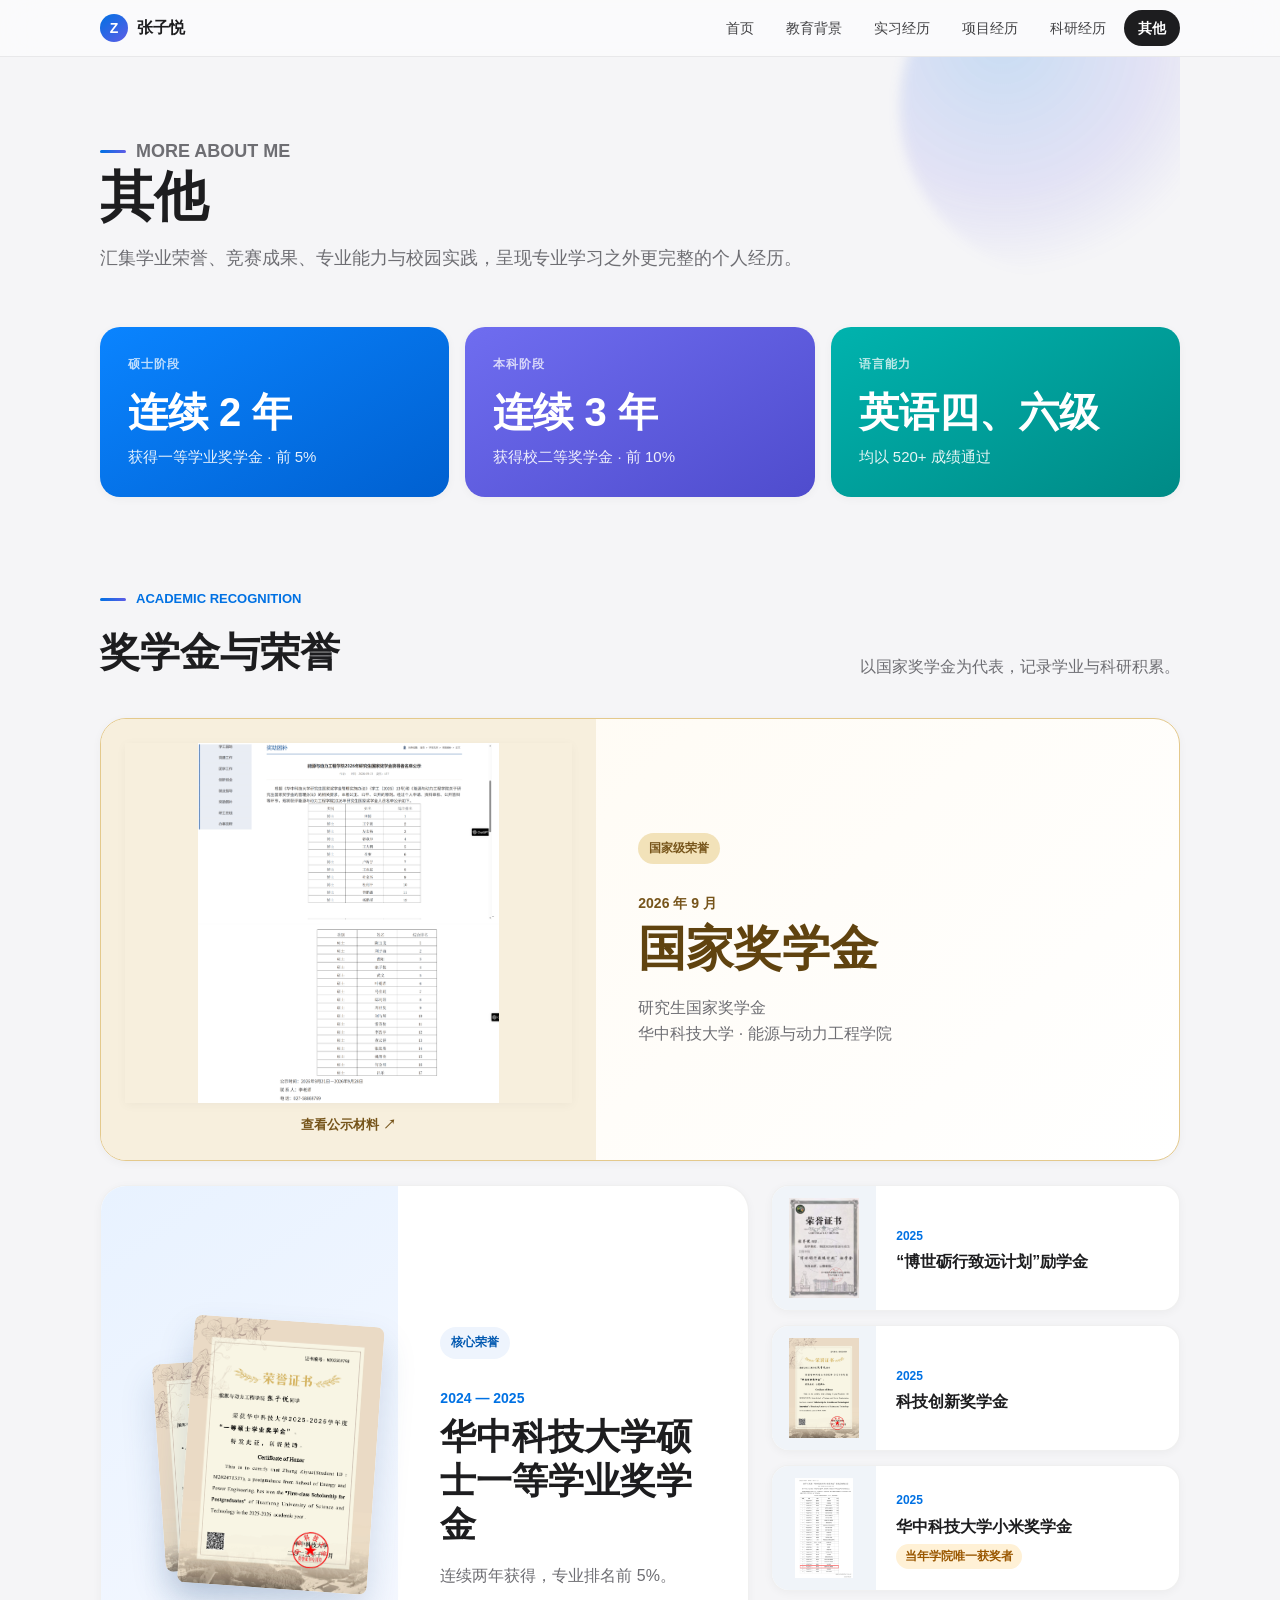
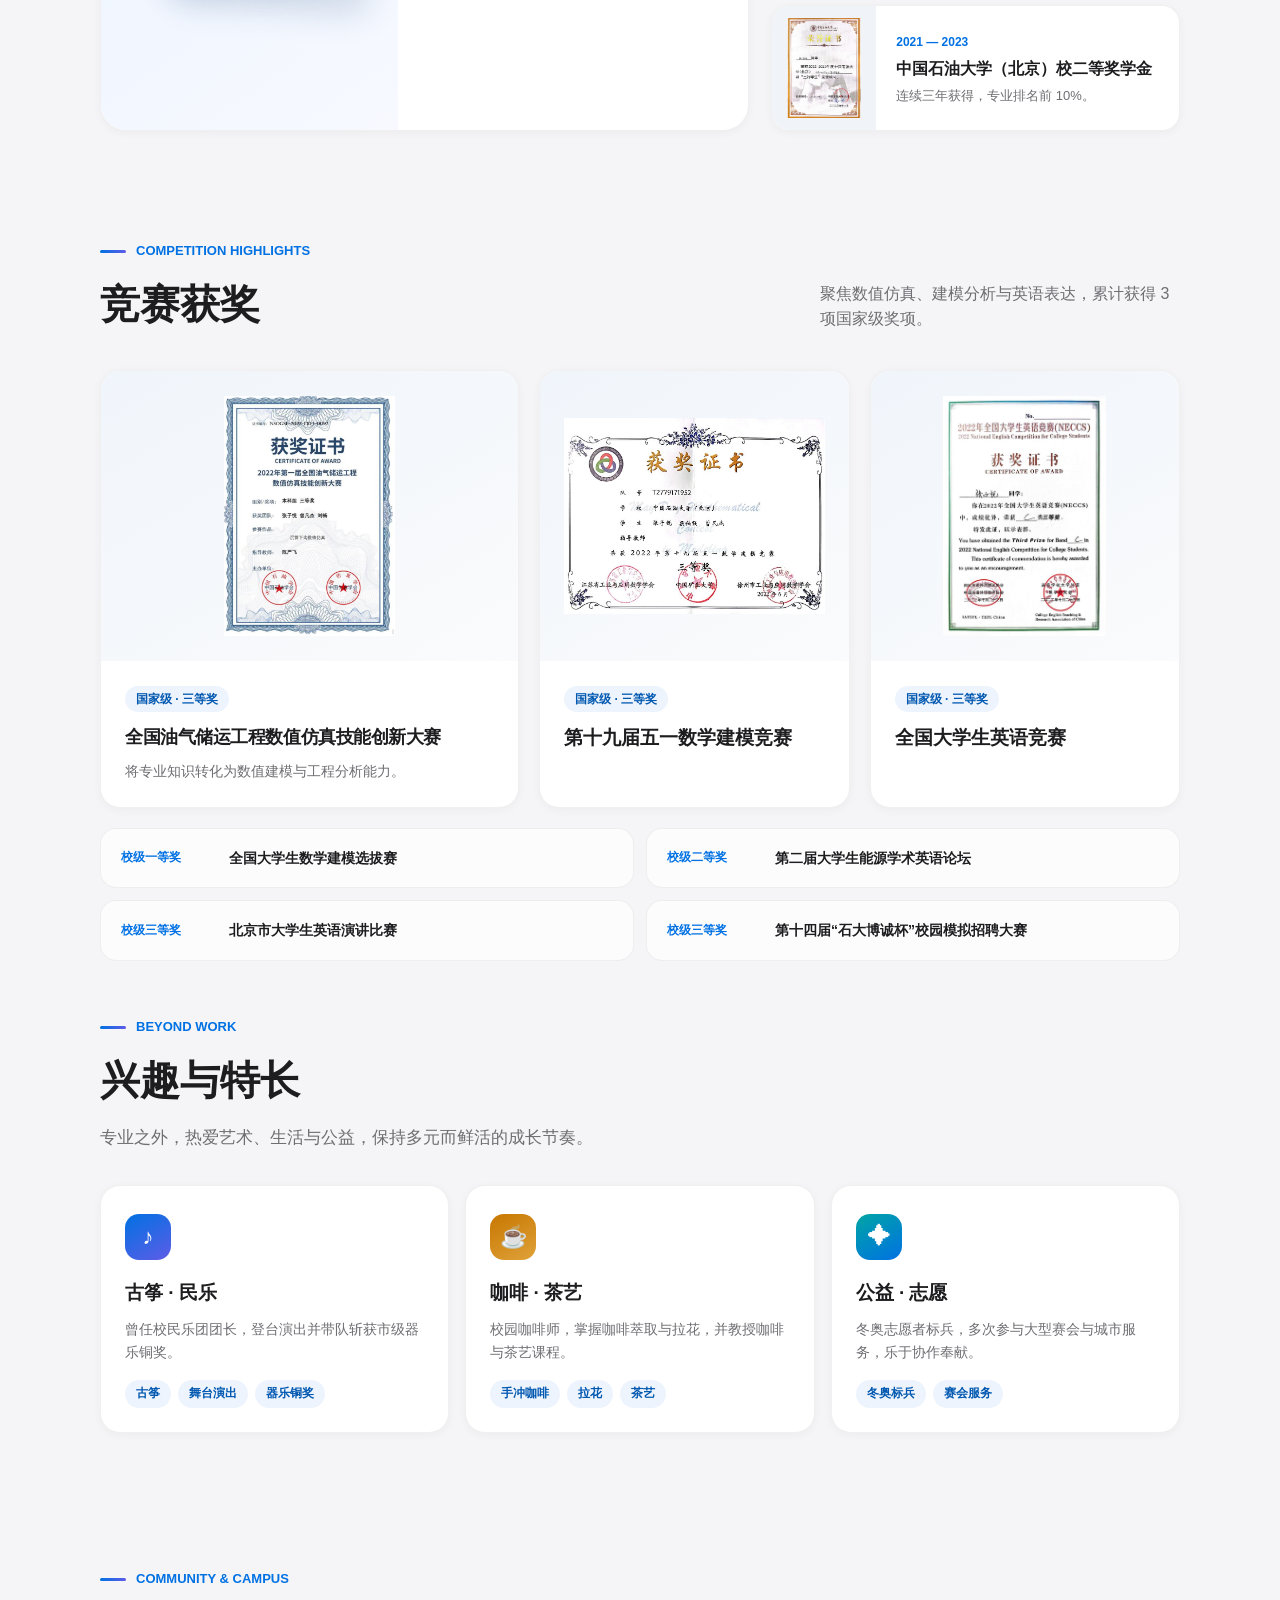
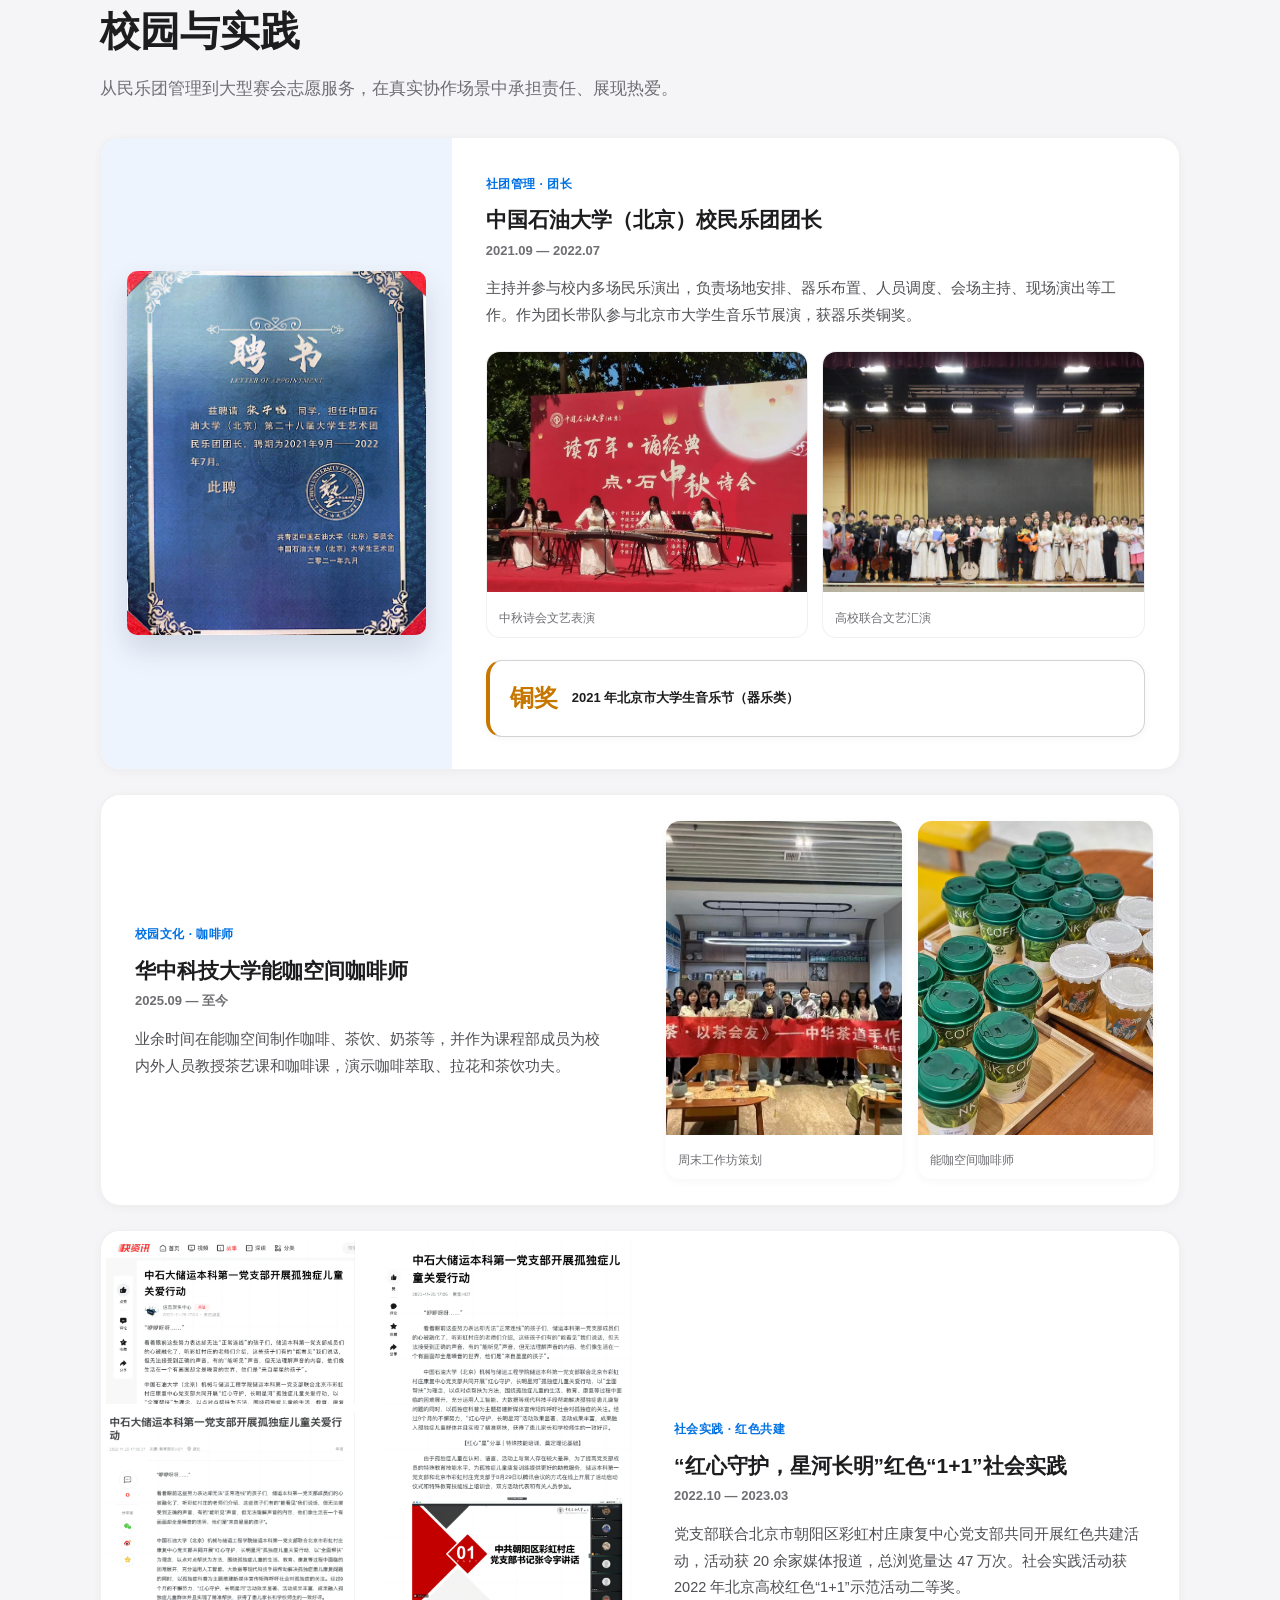
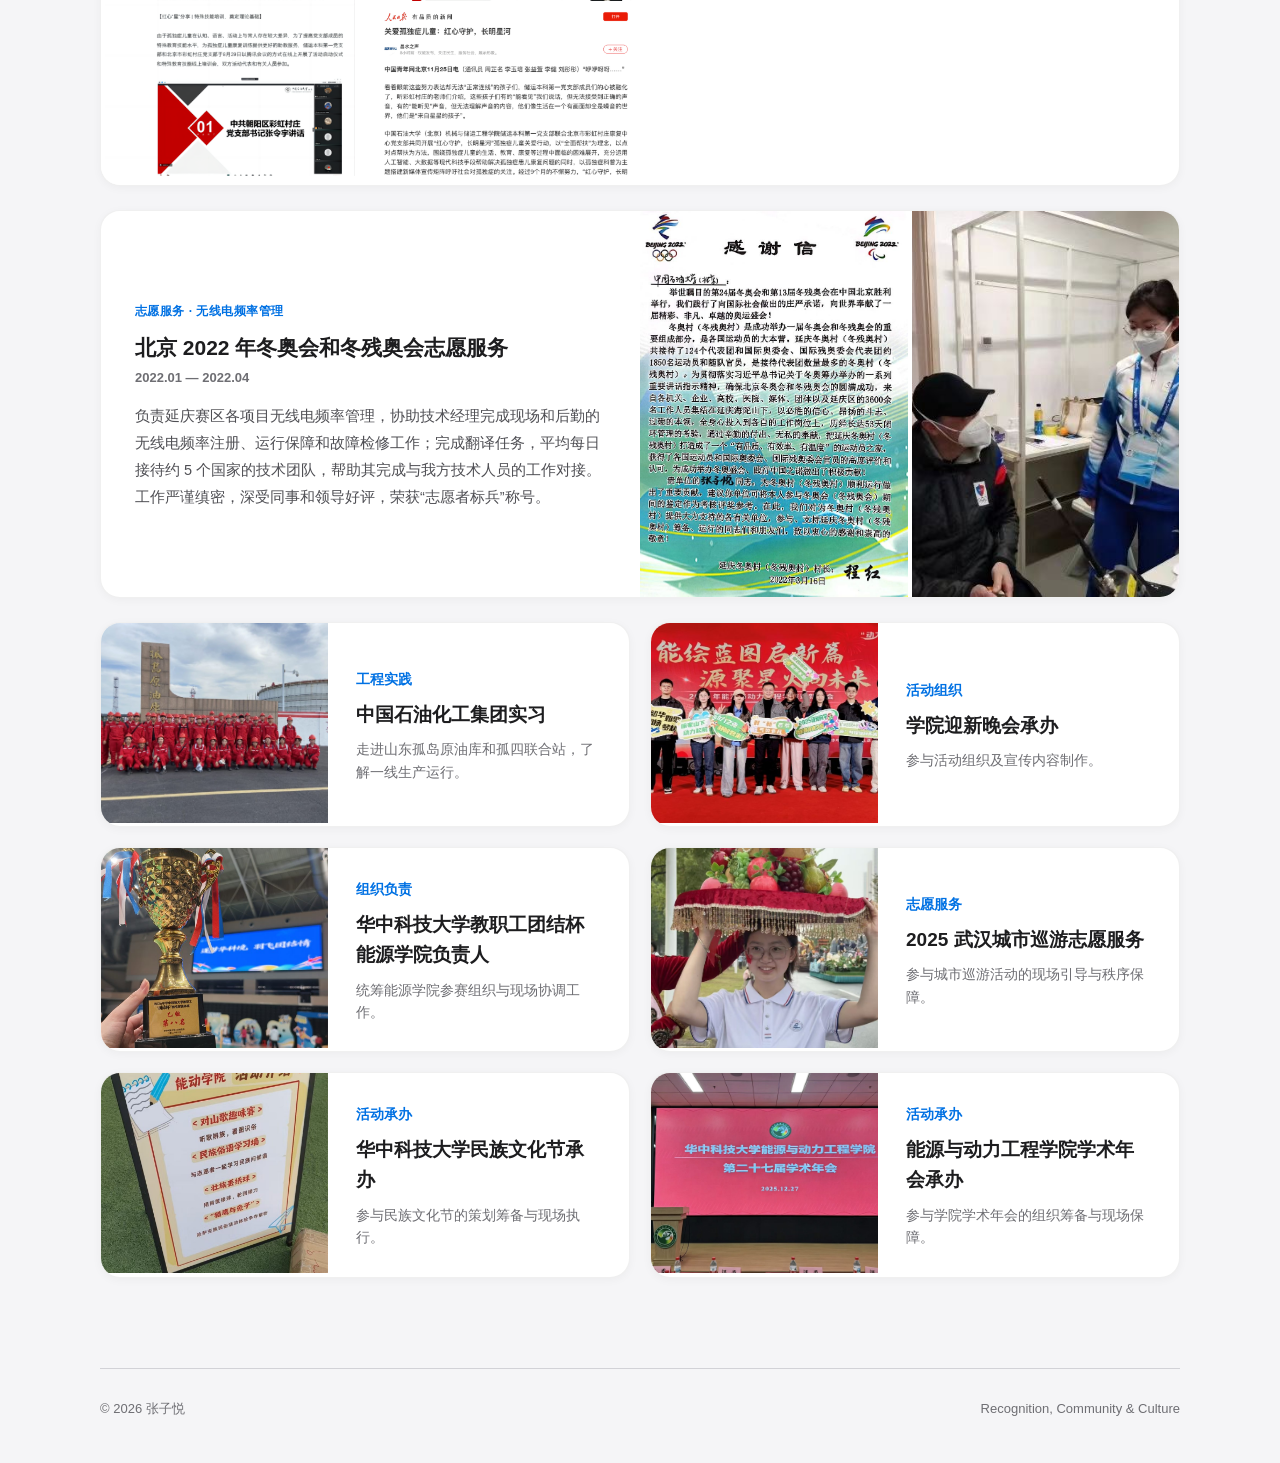
<file: other.html>
<!DOCTYPE html>
<html lang="zh-CN">
<head>
  <meta charset="UTF-8" />
  <meta name="viewport" content="width=device-width, initial-scale=1.0, viewport-fit=cover" />
  <meta name="description" content="张子悦的荣誉竞赛、专业能力、社会实践与文体经历，2026 年 9 月获得研究生国家奖学金。" />
  <title>张子悦 | 其他经历</title>
  <link rel="stylesheet" href="styles.css" />
</head>
<body>
  <header class="site-header">
    <nav class="navbar" aria-label="主导航">
      <a class="brand" href="index.html" aria-label="张子悦个人主页">
        <span class="brand-mark">Z</span>
        <span>张子悦</span>
      </a>
      <div class="nav-links">
        <a href="index.html">首页</a>
        <a href="education.html">教育背景</a>
        <a href="internship.html">实习经历</a>
        <a href="projects.html">项目经历</a>
        <a href="awards.html">科研经历</a>
        <a class="active" href="other.html">其他</a>
      </div>
    </nav>
  </header>

  <main>
    <section class="page-title other-title">
      <p class="eyebrow">More About Me</p>
      <h1>其他</h1>
      <p>汇集学业荣誉、竞赛成果、专业能力与校园实践，呈现专业学习之外更完整的个人经历。</p>
    </section>

    <section>
      <div class="stat-grid stat-grid-3 achievement-summary">
        <div class="stat-card c1">
          <span class="stat-kicker">硕士阶段</span>
          <strong>连续 2 年</strong>
          <span>获得一等学业奖学金 · 前 5%</span>
        </div>
        <div class="stat-card c2">
          <span class="stat-kicker">本科阶段</span>
          <strong>连续 3 年</strong>
          <span>获得校二等奖学金 · 前 10%</span>
        </div>
        <div class="stat-card c3">
          <span class="stat-kicker">语言能力</span>
          <strong>英语四、六级</strong>
          <span>均以 520+ 成绩通过</span>
        </div>
      </div>
    </section>

    <section class="award-section">
      <div class="section-heading award-heading">
        <div><p class="eyebrow">Academic Recognition</p><h2>奖学金与荣誉</h2></div>
        <p>以国家奖学金为代表，记录学业与科研积累。</p>
      </div>
      <article class="featured-award national-award">
        <a class="certificate-frame" href="assets/supplement/scholarship-national-2026.png" target="_blank" rel="noopener" aria-label="查看 2026 年研究生国家奖学金获奖公示截图">
          <img loading="lazy" decoding="async" src="assets/supplement/scholarship-national-2026.png" alt="华中科技大学能源与动力工程学院 2026 年研究生国家奖学金名单公示，硕士名单含张子悦" />
          <span>查看公示材料 ↗</span>
        </a>
        <div class="featured-award-copy">
          <span class="award-badge">国家级荣誉</span>
          <p class="award-year">2026 年 9 月</p>
          <h3>国家奖学金</h3>
          <p>研究生国家奖学金<br />华中科技大学 · 能源与动力工程学院</p>
        </div>
      </article>
      <div class="scholarship-layout">
        <article class="featured-award">
          <a class="certificate-frame certificate-pair" href="assets/supplement/scholarship-master-2025.png" target="_blank" rel="noopener" aria-label="查看硕士一等学业奖学金证书">
            <img loading="lazy" decoding="async" src="assets/supplement/scholarship-master-2024.png" alt="2024 年硕士一等学业奖学金证书" />
            <img loading="lazy" decoding="async" src="assets/supplement/scholarship-master-2025.png" alt="2025 年硕士一等学业奖学金证书" />
          </a>
          <div class="featured-award-copy">
            <span class="award-badge">核心荣誉</span>
            <p class="award-year">2024 — 2025</p>
            <h3>华中科技大学硕士一等学业奖学金</h3>
            <p>连续两年获得，专业排名前 5%。</p>
          </div>
        </article>
        <div class="award-stack">
          <article class="compact-award">
            <a class="certificate-thumb" href="assets/supplement/scholarship-bosch.jpeg" target="_blank" rel="noopener"><img loading="lazy" decoding="async" src="assets/supplement/scholarship-bosch.jpeg" alt="博世砺行致远计划励学金证书" /></a>
            <div><span>2025</span><h3>“博世砺行致远计划”励学金</h3></div>
          </article>
          <article class="compact-award">
            <a class="certificate-thumb" href="assets/supplement/scholarship-innovation.png" target="_blank" rel="noopener"><img loading="lazy" decoding="async" src="assets/supplement/scholarship-innovation.png" alt="科技创新奖学金证书" /></a>
            <div><span>2025</span><h3>科技创新奖学金</h3></div>
          </article>
          <article class="compact-award">
            <a class="certificate-thumb" href="assets/supplement/scholarship-xiaomi.png" target="_blank" rel="noopener"><img loading="lazy" decoding="async" src="assets/supplement/scholarship-xiaomi.png" alt="华中科技大学小米奖学金证明" /></a>
            <div><span>2025</span><h3>华中科技大学小米奖学金</h3><p class="exclusive-note">当年学院唯一获奖者</p></div>
          </article>
          <article class="compact-award">
            <a class="certificate-thumb" href="assets/supplement/scholarship-undergraduate-2021.jpeg" target="_blank" rel="noopener"><img loading="lazy" decoding="async" src="assets/supplement/scholarship-undergraduate-2021.jpeg" alt="中国石油大学北京校二等奖学金证书" /></a>
            <div><span>2021 — 2023</span><h3>中国石油大学（北京）校二等奖学金</h3><p>连续三年获得，专业排名前 10%。</p></div>
          </article>
        </div>
      </div>
    </section>

    <section class="award-section competition-section">
      <div class="section-heading award-heading">
        <div><p class="eyebrow">Competition Highlights</p><h2>竞赛获奖</h2></div>
        <p>聚焦数值仿真、建模分析与英语表达，累计获得 3 项国家级奖项。</p>
      </div>
      <div class="competition-grid">
        <article class="competition-card featured">
          <a href="assets/supplement/competition-simulation-national.png" target="_blank" rel="noopener"><img loading="lazy" decoding="async" src="assets/supplement/competition-simulation-national.png" alt="全国油气储运工程数值仿真技能创新大赛获奖证书" /></a>
          <div class="competition-copy"><span class="level-tag">国家级 · 三等奖</span><h3>全国油气储运工程数值仿真技能创新大赛</h3><p>将专业知识转化为数值建模与工程分析能力。</p></div>
        </article>
        <article class="competition-card">
          <a href="assets/supplement/competition-math-modeling-national.jpeg" target="_blank" rel="noopener"><img loading="lazy" decoding="async" src="assets/supplement/competition-math-modeling-national.jpeg" alt="第十九届五一数学建模竞赛获奖证书" /></a>
          <div class="competition-copy"><span class="level-tag">国家级 · 三等奖</span><h3>第十九届五一数学建模竞赛</h3></div>
        </article>
        <article class="competition-card">
          <a href="assets/supplement/competition-english-national.jpeg" target="_blank" rel="noopener"><img loading="lazy" decoding="async" src="assets/supplement/competition-english-national.jpeg" alt="全国大学生英语竞赛获奖证书" /></a>
          <div class="competition-copy"><span class="level-tag">国家级 · 三等奖</span><h3>全国大学生英语竞赛</h3></div>
        </article>
      </div>
      <div class="more-awards">
        <article><span>校级一等奖</span><strong>全国大学生数学建模选拔赛</strong></article>
        <article><span>校级二等奖</span><strong>第二届大学生能源学术英语论坛</strong></article>
        <article><span>校级三等奖</span><strong>北京市大学生英语演讲比赛</strong></article>
        <article><span>校级三等奖</span><strong>第十四届“石大博诚杯”校园模拟招聘大赛</strong></article>
      </div>
    </section>

    <section class="interest-section">
      <div class="section-heading">
        <p class="eyebrow">Beyond Work</p>
        <h2>兴趣与特长</h2>
        <p class="sub">专业之外，热爱艺术、生活与公益，保持多元而鲜活的成长节奏。</p>
      </div>
      <div class="interest-grid">
        <article class="interest-card i1">
          <span class="interest-mark">♪</span>
          <h3>古筝 · 民乐</h3>
          <p>曾任校民乐团团长，登台演出并带队斩获市级器乐铜奖。</p>
          <div class="interest-tags"><span>古筝</span><span>舞台演出</span><span>器乐铜奖</span></div>
        </article>
        <article class="interest-card i2">
          <span class="interest-mark">☕</span>
          <h3>咖啡 · 茶艺</h3>
          <p>校园咖啡师，掌握咖啡萃取与拉花，并教授咖啡与茶艺课程。</p>
          <div class="interest-tags"><span>手冲咖啡</span><span>拉花</span><span>茶艺</span></div>
        </article>
        <article class="interest-card i3">
          <span class="interest-mark">✦</span>
          <h3>公益 · 志愿</h3>
          <p>冬奥志愿者标兵，多次参与大型赛会与城市服务，乐于协作奉献。</p>
          <div class="interest-tags"><span>冬奥标兵</span><span>赛会服务</span></div>
        </article>
      </div>
    </section>

    <section class="campus-practice-section">
      <div class="section-heading">
        <p class="eyebrow">Community & Campus</p>
        <h2>校园与实践</h2>
        <p class="sub">从民乐团管理到大型赛会志愿服务，在真实协作场景中承担责任、展现热爱。</p>
      </div>

      <div class="practice-stack">
        <!-- (1) 民乐团团长 -->
        <article class="practice-card practice-feature">
          <a class="practice-cover" href="实践活动/聘书.jpg" target="_blank" rel="noopener">
            <img loading="lazy" decoding="async" src="实践活动/聘书.jpg" alt="中国石油大学（北京）校民乐团团长聘书" />
          </a>
          <div class="practice-feature-body">
            <span class="practice-role">社团管理 · 团长</span>
            <h3>中国石油大学（北京）校民乐团团长</h3>
            <p class="practice-time">2021.09 — 2022.07</p>
            <p class="practice-desc">主持并参与校内多场民乐演出，负责场地安排、器乐布置、人员调度、会场主持、现场演出等工作。作为团长带队参与北京市大学生音乐节展演，获器乐类铜奖。</p>
            <div class="practice-subgallery">
              <figure><img loading="lazy" decoding="async" src="assets/supplement/mid-autumn-performance.jpeg" alt="中秋诗会古筝表演" /><figcaption>中秋诗会文艺表演</figcaption></figure>
              <figure><img loading="lazy" decoding="async" src="assets/supplement/university-joint-performance.jpeg" alt="高校联合文艺汇演合影" /><figcaption>高校联合文艺汇演</figcaption></figure>
            </div>
            <div class="culture-highlight"><strong>铜奖</strong><span>2021 年北京市大学生音乐节（器乐类）</span></div>
          </div>
        </article>

        <!-- (2) 能咖空间咖啡师 -->
        <article class="practice-card practice-row media-right">
          <div class="practice-body">
            <span class="practice-role">校园文化 · 咖啡师</span>
            <h3>华中科技大学能咖空间咖啡师</h3>
            <p class="practice-time">2025.09 — 至今</p>
            <p class="practice-desc">业余时间在能咖空间制作咖啡、茶饮、奶茶等，并作为课程部成员为校内外人员教授茶艺课和咖啡课，演示咖啡萃取、拉花和茶饮功夫。</p>
          </div>
          <div class="practice-stagger">
            <figure><img loading="lazy" decoding="async" src="assets/supplement/weekend-workshop.jpeg" alt="周末工作坊活动合影" /><figcaption>周末工作坊策划</figcaption></figure>
            <figure><img loading="lazy" decoding="async" src="实践活动/能咖空间.jpg" alt="能咖空间咖啡制作" /><figcaption>能咖空间咖啡师</figcaption></figure>
          </div>
        </article>

        <!-- (3) 红色 1+1 社会实践 -->
        <article class="practice-card practice-row media-left">
          <div class="practice-media">
            <a href="assets/supplement/red-practice-media.png" target="_blank" rel="noopener"><img loading="lazy" decoding="async" src="assets/supplement/red-practice-media.png" alt="红色一加一社会实践媒体报道汇总" /></a>
          </div>
          <div class="practice-body">
            <span class="practice-role">社会实践 · 红色共建</span>
            <h3>“红心守护，星河长明”红色“1+1”社会实践</h3>
            <p class="practice-time">2022.10 — 2023.03</p>
            <p class="practice-desc">党支部联合北京市朝阳区彩虹村庄康复中心党支部共同开展红色共建活动，活动获 20 余家媒体报道，总浏览量达 47 万次。社会实践活动获 2022 年北京高校红色“1+1”示范活动二等奖。</p>
          </div>
        </article>

        <!-- (4) 冬奥志愿服务 -->
        <article class="practice-card practice-row media-right">
          <div class="practice-body">
            <span class="practice-role">志愿服务 · 无线电频率管理</span>
            <h3>北京 2022 年冬奥会和冬残奥会志愿服务</h3>
            <p class="practice-time">2022.01 — 2022.04</p>
            <p class="practice-desc">负责延庆赛区各项目无线电频率管理，协助技术经理完成现场和后勤的无线电频率注册、运行保障和故障检修工作；完成翻译任务，平均每日接待约 5 个国家的技术团队，帮助其完成与我方技术人员的工作对接。工作严谨缜密，深受同事和领导好评，荣获“志愿者标兵”称号。</p>
          </div>
          <div class="practice-duo">
            <a href="assets/supplement/winter-olympics-certificate.jpeg" target="_blank" rel="noopener"><img loading="lazy" decoding="async" src="assets/supplement/winter-olympics-certificate.jpeg" alt="北京冬奥会和冬残奥会志愿服务证书" /></a>
            <a href="实践活动/冬奥志愿.jpg" target="_blank" rel="noopener"><img loading="lazy" decoding="async" src="实践活动/冬奥志愿.jpg" alt="北京冬奥会志愿服务现场" /></a>
          </div>
        </article>
      </div>

      <!-- (5) 其他实践活动 -->
      <div class="story-grid practice-more">
        <article class="story-card"><img loading="lazy" decoding="async" src="assets/supplement/sinopec-practice-team.jpeg" alt="中国石化社会实践团队合影" /><div><span>工程实践</span><h3>中国石油化工集团实习</h3><p>走进山东孤岛原油库和孤四联合站，了解一线生产运行。</p></div></article>
        <article class="story-card"><img loading="lazy" decoding="async" src="assets/supplement/campus-gala.jpeg" alt="能源与动力工程学院迎新晚会合影" /><div><span>活动组织</span><h3>学院迎新晚会承办</h3><p>参与活动组织及宣传内容制作。</p></div></article>
        <article class="story-card"><img loading="lazy" decoding="async" src="实践活动/教职工团结杯.jpg" alt="华中科技大学教职工团结杯能源学院合影" /><div><span>组织负责</span><h3>华中科技大学教职工团结杯能源学院负责人</h3><p>统筹能源学院参赛组织与现场协调工作。</p></div></article>
        <article class="story-card"><img loading="lazy" decoding="async" src="实践活动/武汉城市巡游志愿服务.jpg" alt="2025 武汉城市巡游志愿服务现场" /><div><span>志愿服务</span><h3>2025 武汉城市巡游志愿服务</h3><p>参与城市巡游活动的现场引导与秩序保障。</p></div></article>
        <article class="story-card"><img loading="lazy" decoding="async" src="实践活动/民族文化节.jpg" alt="华中科技大学民族文化节现场" /><div><span>活动承办</span><h3>华中科技大学民族文化节承办</h3><p>参与民族文化节的策划筹备与现场执行。</p></div></article>
        <article class="story-card"><img loading="lazy" decoding="async" src="实践活动/学术年会.jpg" alt="能源与动力工程学院学术年会现场" /><div><span>活动承办</span><h3>能源与动力工程学院学术年会承办</h3><p>参与学院学术年会的组织筹备与现场保障。</p></div></article>
      </div>
    </section>
  </main>

  <footer class="site-footer">
    <span>© 2026 张子悦</span>
    <span>Recognition, Community & Culture</span>
  </footer>
  <script src="admin.js"></script>
</body>
</html>
</file>
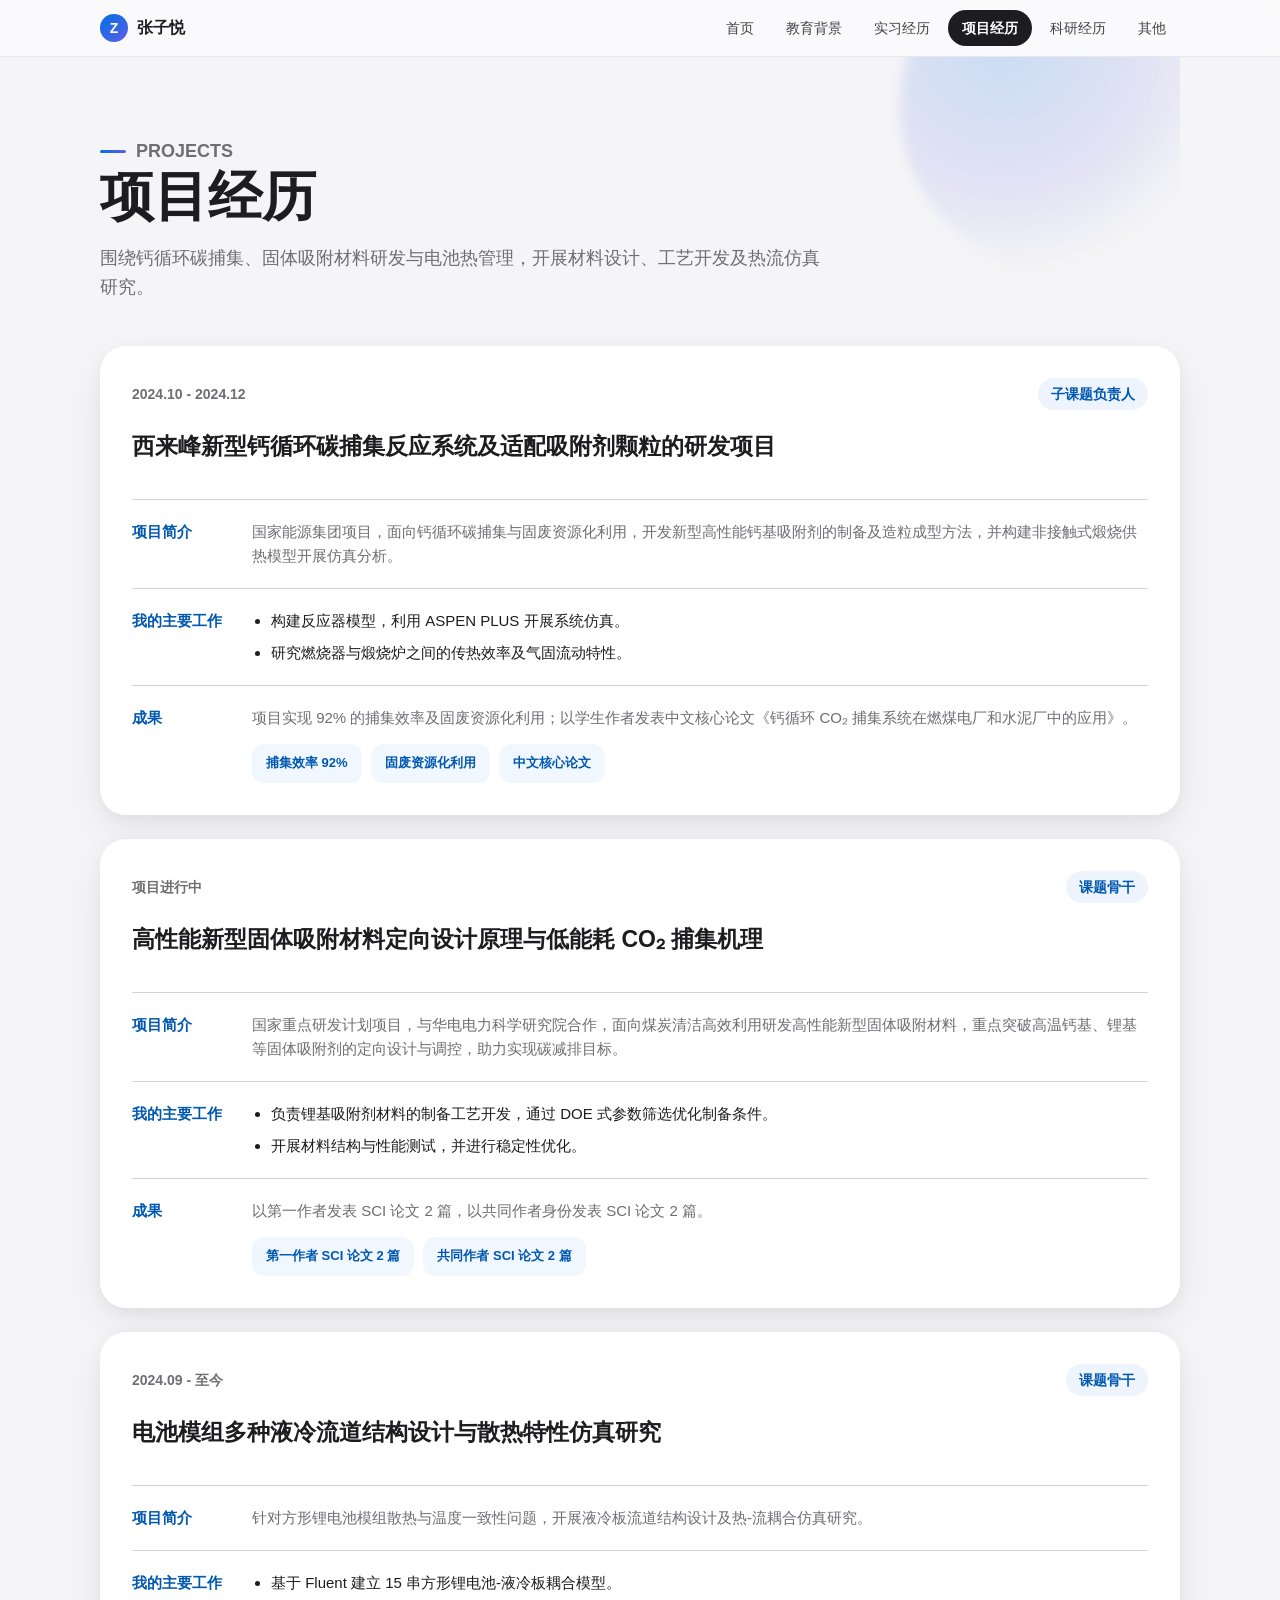
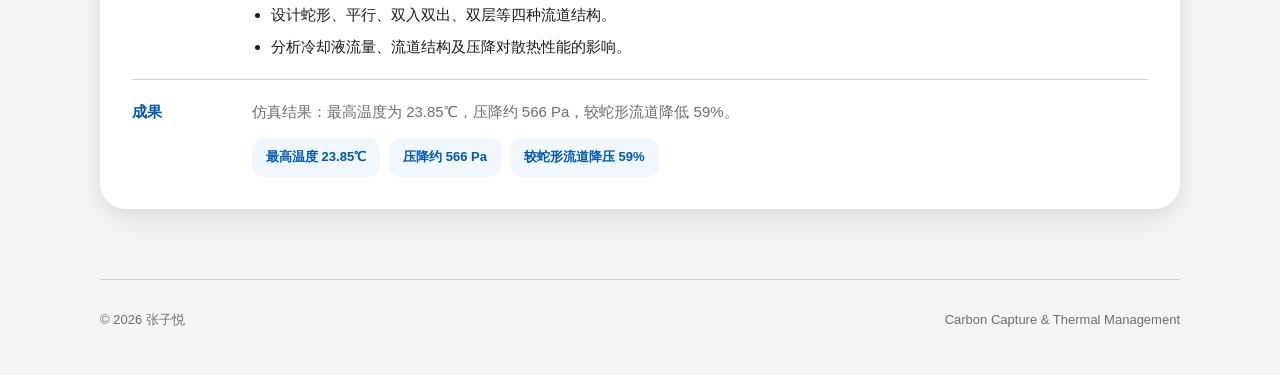
<file: projects.html>
<!DOCTYPE html>
<html lang="zh-CN">
<head>
  <meta charset="UTF-8" />
  <meta name="viewport" content="width=device-width, initial-scale=1.0, viewport-fit=cover" />
  <meta name="description" content="张子悦的项目经历，涵盖钙循环碳捕集、固体吸附材料研发与电池热管理。" />
  <title>张子悦 | 项目经历</title>
  <link rel="stylesheet" href="styles.css" />
</head>
<body>
  <header class="site-header">
    <nav class="navbar" aria-label="主导航">
      <a class="brand" href="index.html" aria-label="张子悦个人主页">
        <span class="brand-mark">Z</span>
        <span>张子悦</span>
      </a>
      <div class="nav-links">
        <a href="index.html">首页</a>
        <a href="education.html">教育背景</a>
        <a href="internship.html">实习经历</a>
        <a class="active" href="projects.html">项目经历</a>
        <a href="awards.html">科研经历</a>
        <a href="other.html">其他</a>
      </div>
    </nav>
  </header>

  <main>
    <section class="page-title">
      <p class="eyebrow">Projects</p>
      <h1>项目经历</h1>
      <p>围绕钙循环碳捕集、固体吸附材料研发与电池热管理，开展材料设计、工艺开发及热流仿真研究。</p>
    </section>

    <section class="project-grid">
      <article class="project-card">
        <div class="project-head">
          <span>2024.10 - 2024.12</span>
          <strong>子课题负责人</strong>
        </div>
        <h2>西来峰新型钙循环碳捕集反应系统及适配吸附剂颗粒的研发项目</h2>
        <div class="project-section">
          <h3>项目简介</h3>
          <p>国家能源集团项目，面向钙循环碳捕集与固废资源化利用，开发新型高性能钙基吸附剂的制备及造粒成型方法，并构建非接触式煅烧供热模型开展仿真分析。</p>
        </div>
        <div class="project-section">
          <h3>我的主要工作</h3>
          <ul>
            <li>构建反应器模型，利用 ASPEN PLUS 开展系统仿真。</li>
            <li>研究燃烧器与煅烧炉之间的传热效率及气固流动特性。</li>
          </ul>
        </div>
        <div class="project-section">
          <h3>成果</h3>
          <div>
            <p>项目实现 92% 的捕集效率及固废资源化利用；以学生作者发表中文核心论文《钙循环 CO₂ 捕集系统在燃煤电厂和水泥厂中的应用》。</p>
            <div class="result-bar">
              <span>捕集效率 92%</span>
              <span>固废资源化利用</span>
              <span>中文核心论文</span>
            </div>
          </div>
        </div>
      </article>

      <article class="project-card">
        <div class="project-head">
          <span>项目进行中</span>
          <strong>课题骨干</strong>
        </div>
        <h2>高性能新型固体吸附材料定向设计原理与低能耗 CO₂ 捕集机理</h2>
        <div class="project-section">
          <h3>项目简介</h3>
          <p>国家重点研发计划项目，与华电电力科学研究院合作，面向煤炭清洁高效利用研发高性能新型固体吸附材料，重点突破高温钙基、锂基等固体吸附剂的定向设计与调控，助力实现碳减排目标。</p>
        </div>
        <div class="project-section">
          <h3>我的主要工作</h3>
          <ul>
            <li>负责锂基吸附剂材料的制备工艺开发，通过 DOE 式参数筛选优化制备条件。</li>
            <li>开展材料结构与性能测试，并进行稳定性优化。</li>
          </ul>
        </div>
        <div class="project-section">
          <h3>成果</h3>
          <div>
            <p>以第一作者发表 SCI 论文 2 篇，以共同作者身份发表 SCI 论文 2 篇。</p>
            <div class="result-bar">
              <span>第一作者 SCI 论文 2 篇</span>
              <span>共同作者 SCI 论文 2 篇</span>
            </div>
          </div>
        </div>
      </article>

      <article class="project-card">
        <div class="project-head">
          <span>2024.09 - 至今</span>
          <strong>课题骨干</strong>
        </div>
        <h2>电池模组多种液冷流道结构设计与散热特性仿真研究</h2>
        <div class="project-section">
          <h3>项目简介</h3>
          <p>针对方形锂电池模组散热与温度一致性问题，开展液冷板流道结构设计及热-流耦合仿真研究。</p>
        </div>
        <div class="project-section">
          <h3>我的主要工作</h3>
          <ul>
            <li>基于 Fluent 建立 15 串方形锂电池-液冷板耦合模型。</li>
            <li>设计蛇形、平行、双入双出、双层等四种流道结构。</li>
            <li>分析冷却液流量、流道结构及压降对散热性能的影响。</li>
          </ul>
        </div>
        <div class="project-section">
          <h3>成果</h3>
          <div>
            <p>仿真结果：最高温度为 23.85℃，压降约 566 Pa，较蛇形流道降低 59%。</p>
            <div class="result-bar">
              <span>最高温度 23.85℃</span>
              <span>压降约 566 Pa</span>
              <span>较蛇形流道降压 59%</span>
            </div>
          </div>
        </div>
      </article>

    </section>
  </main>

  <footer class="site-footer">
    <span>© 2026 张子悦</span>
    <span>Carbon Capture &amp; Thermal Management</span>
  </footer>

  <script src="admin.js"></script>
</body>
</html>
</file>
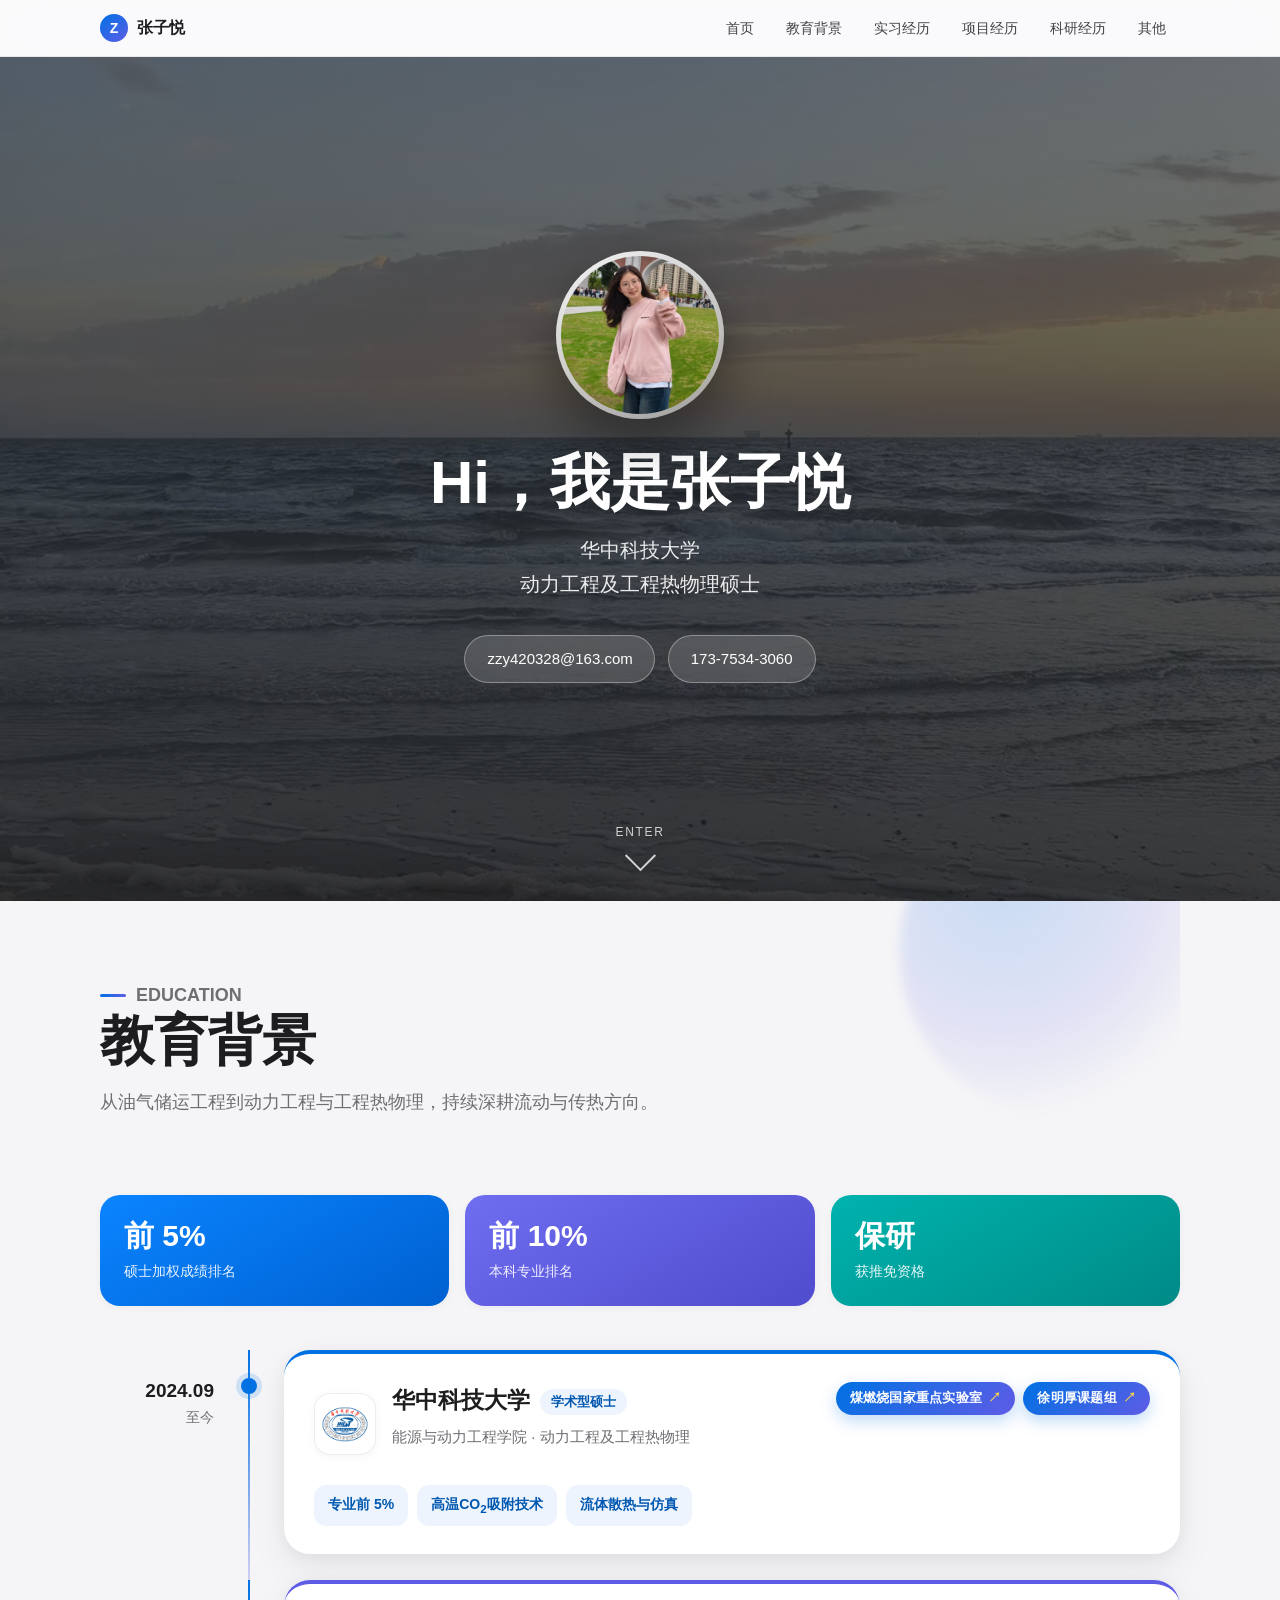
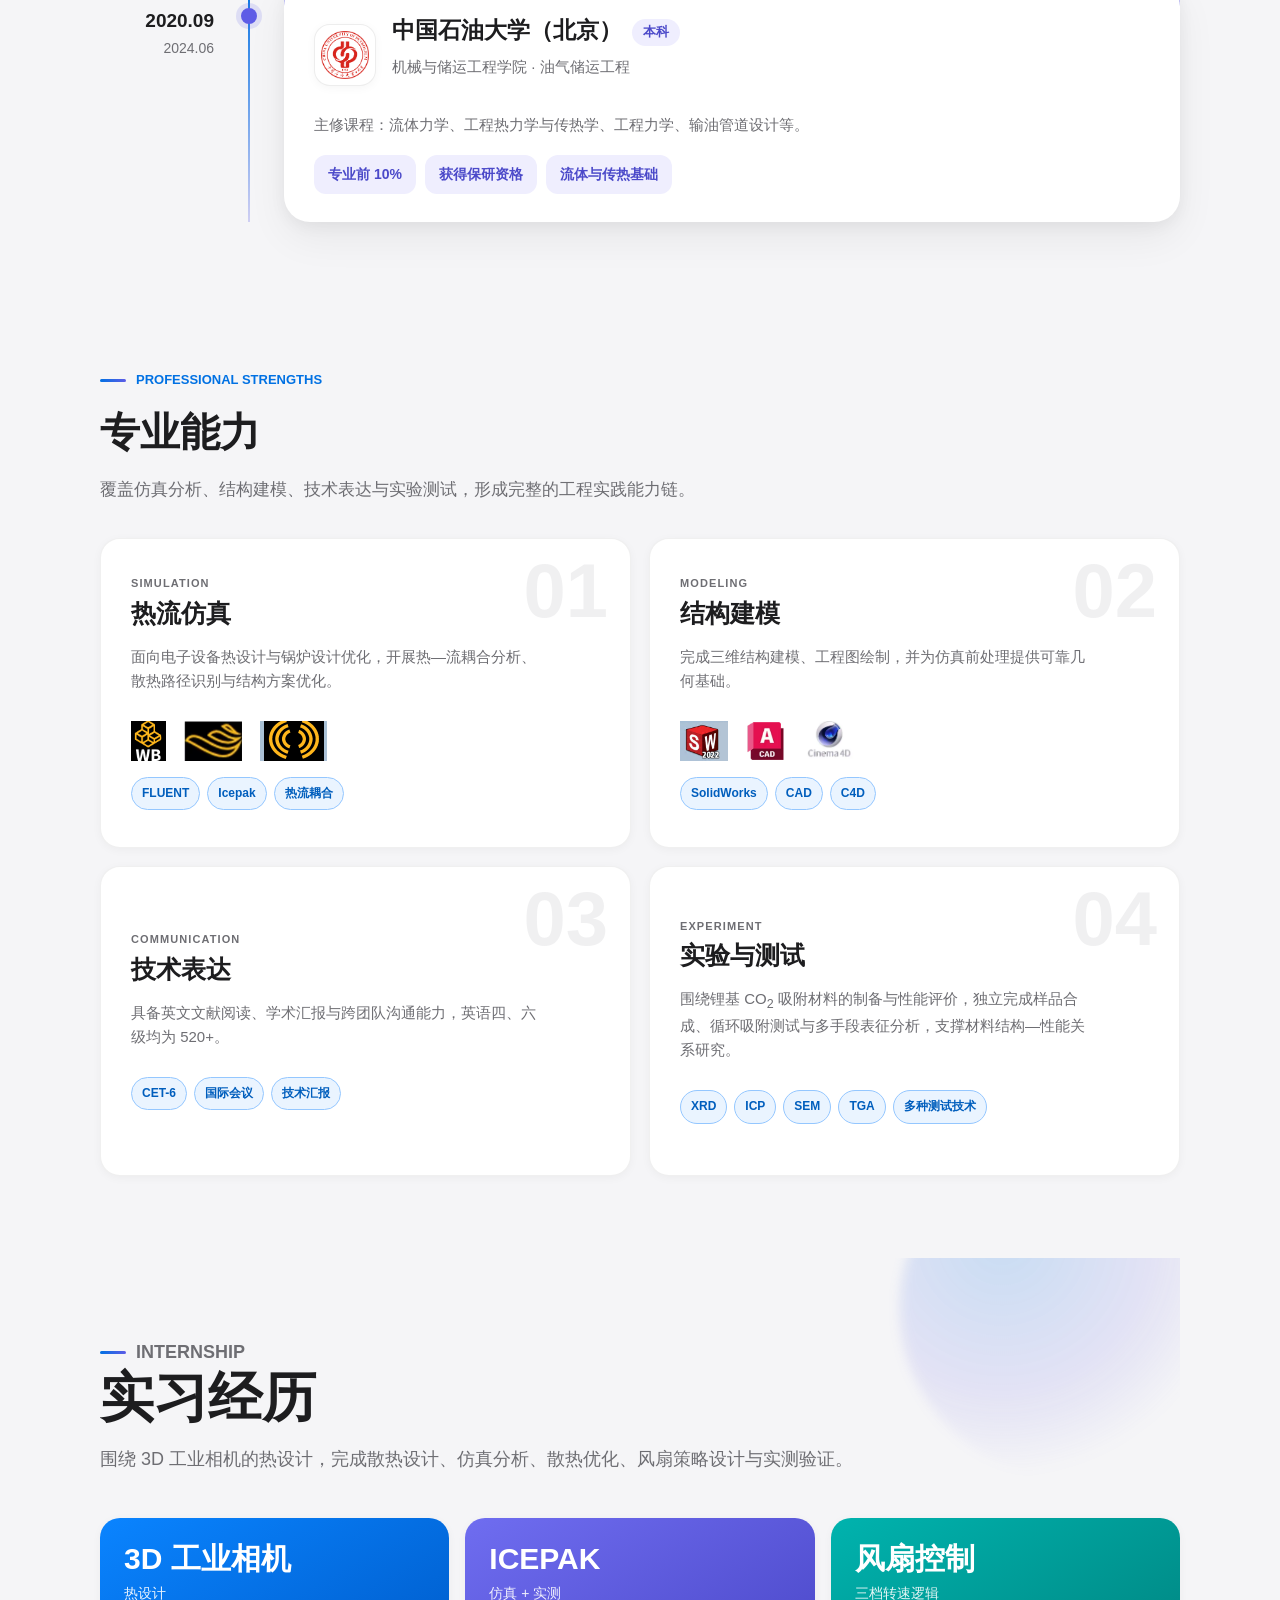
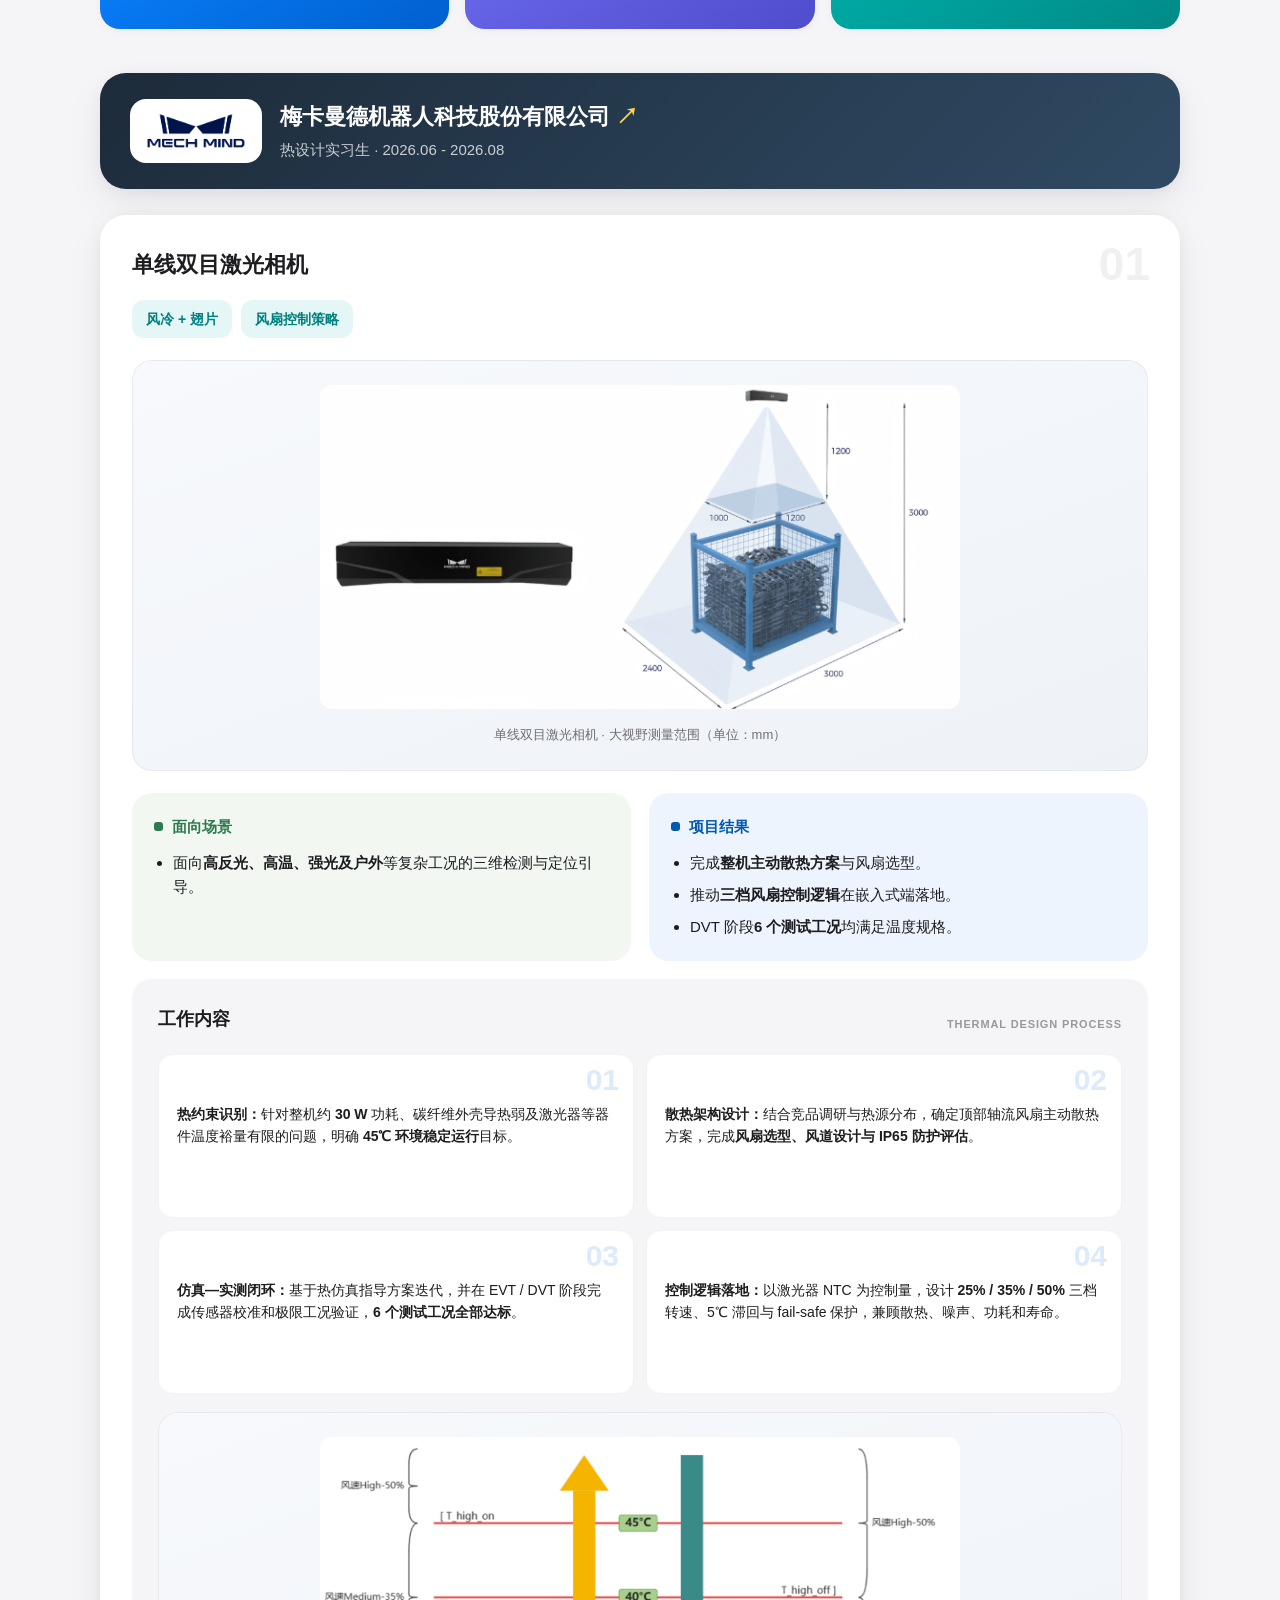
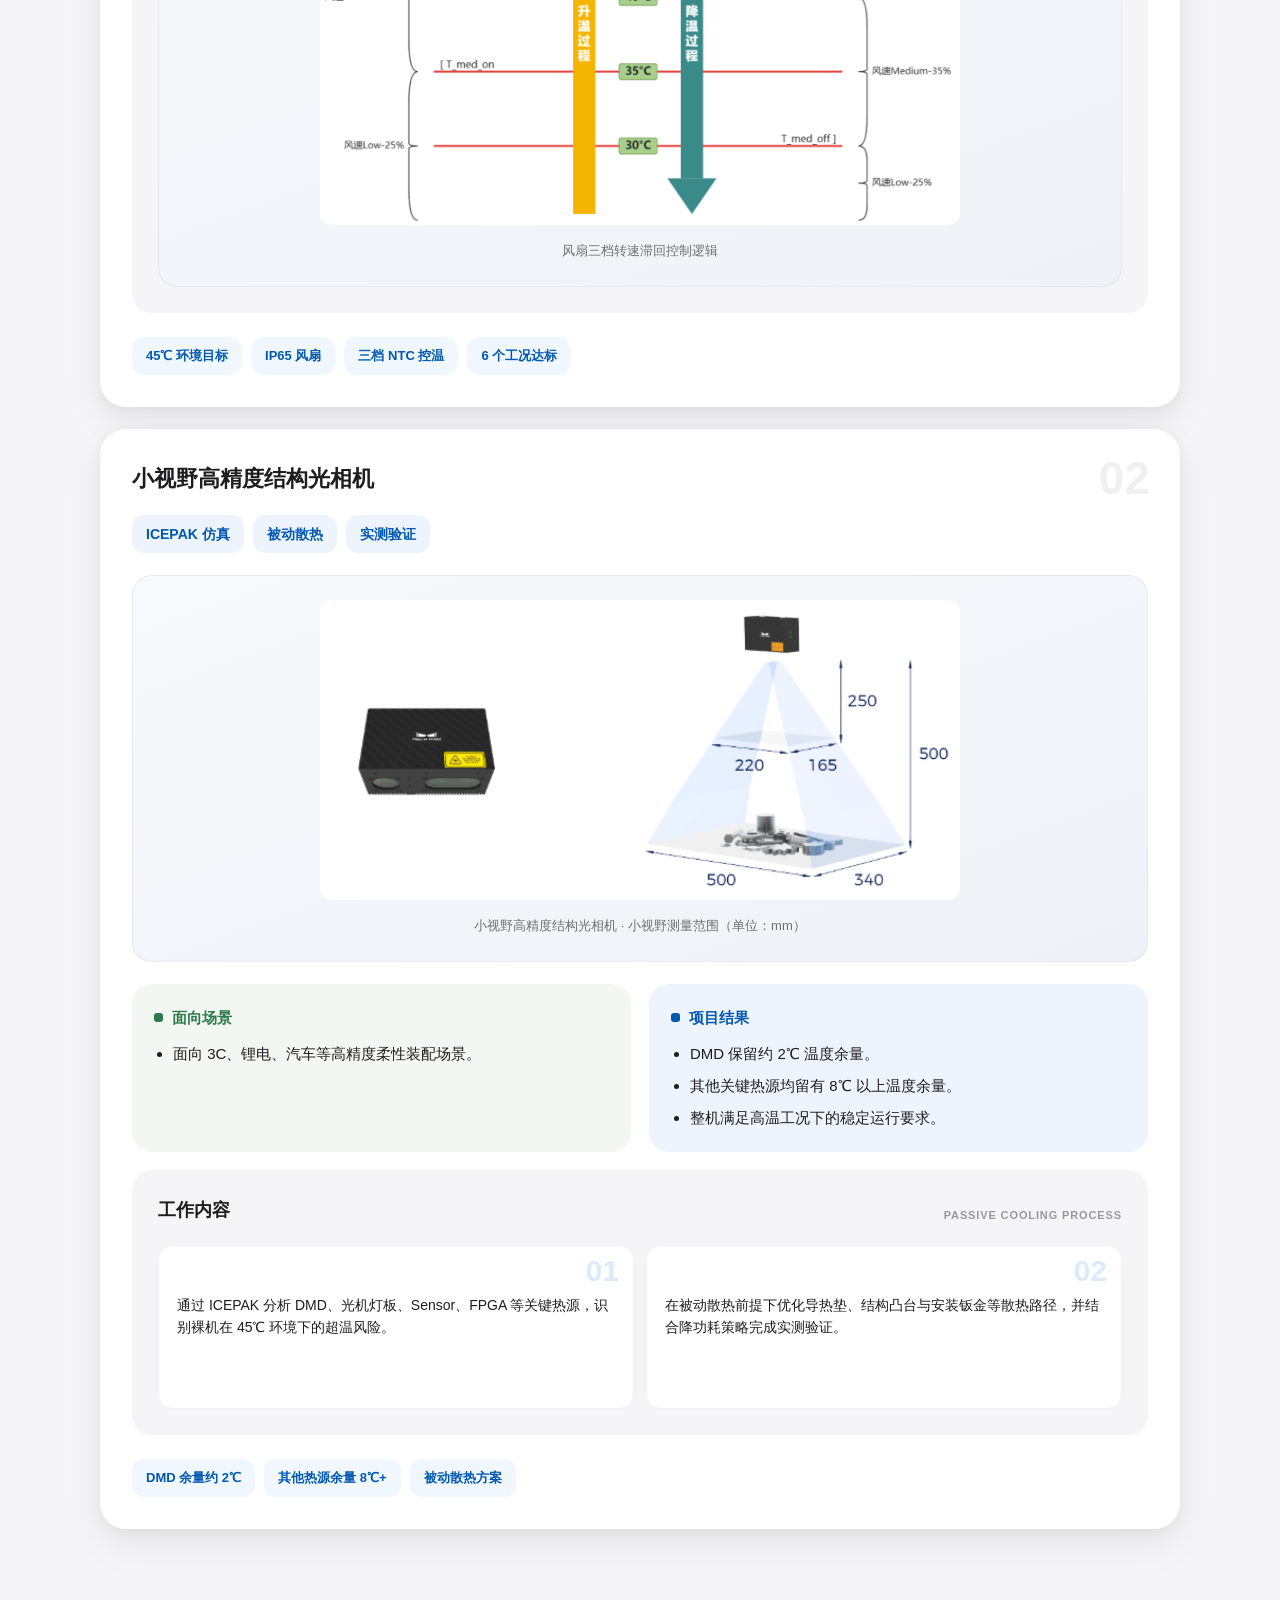
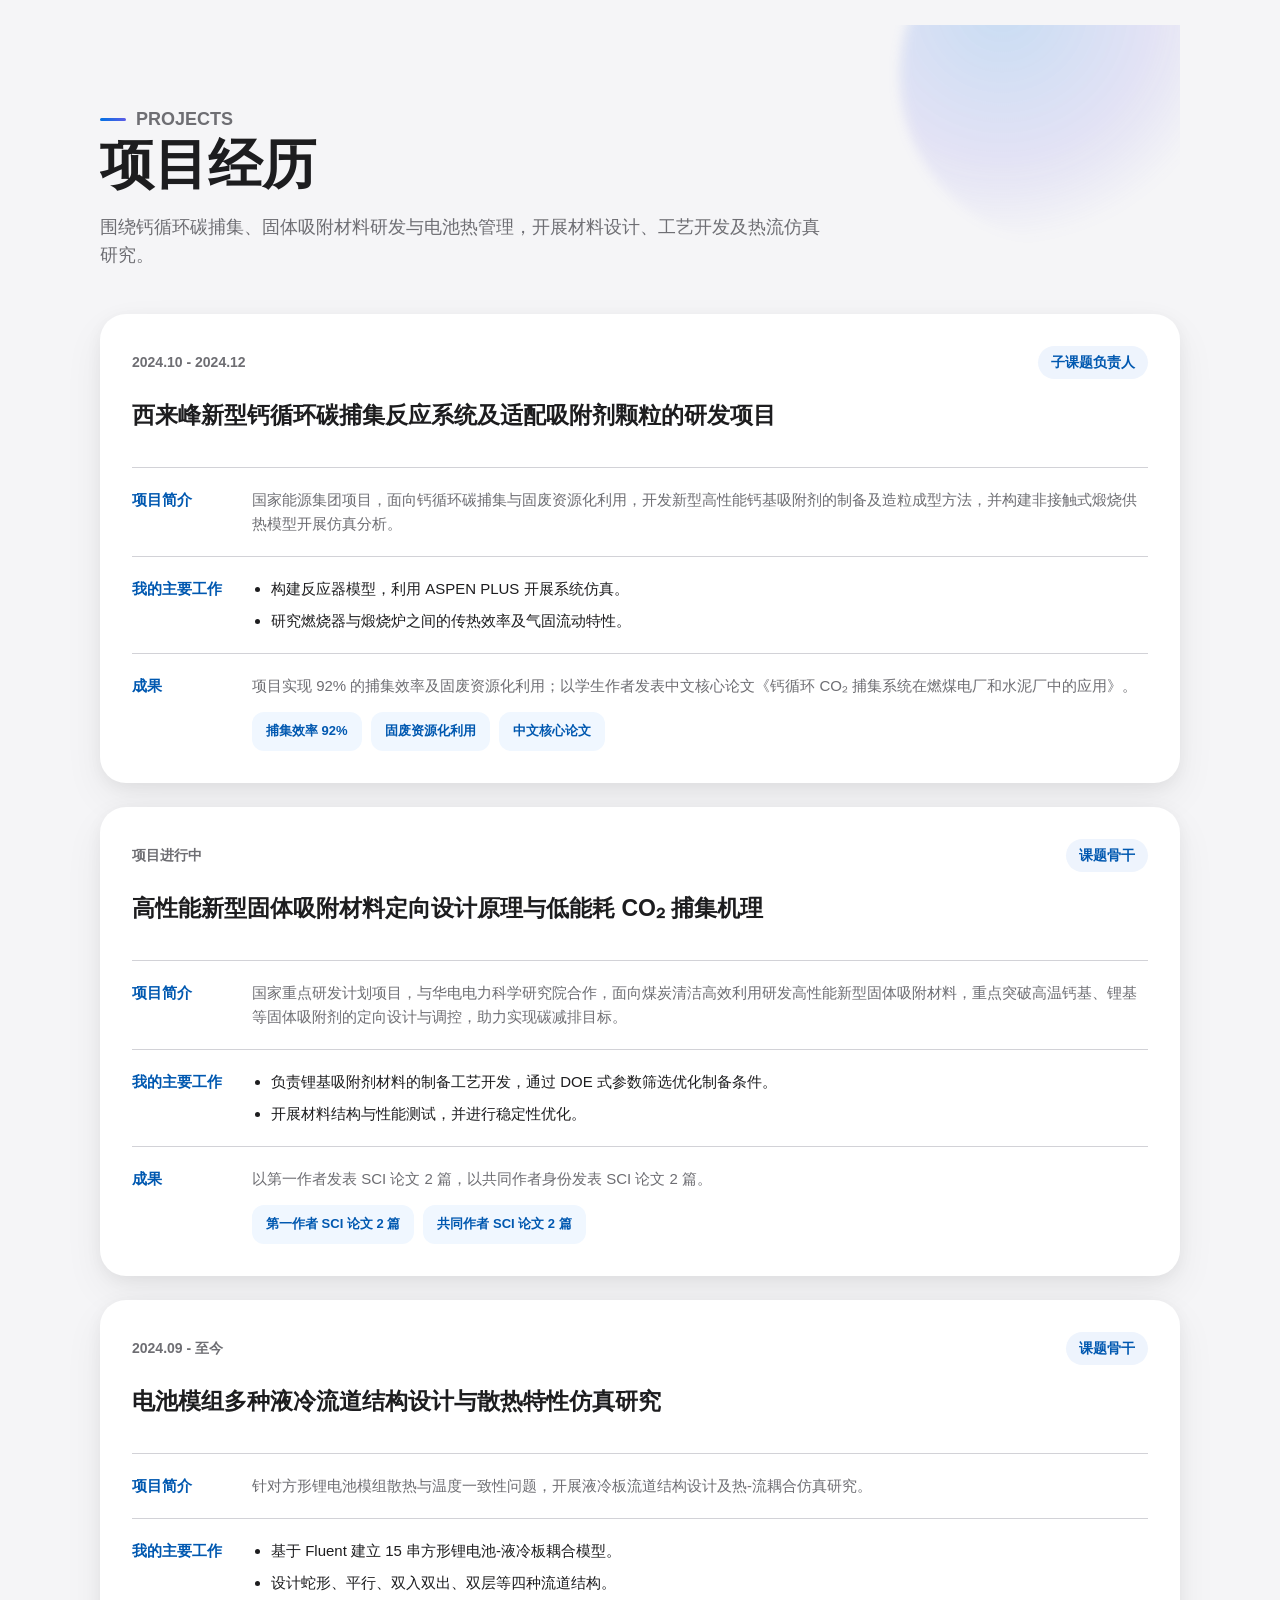
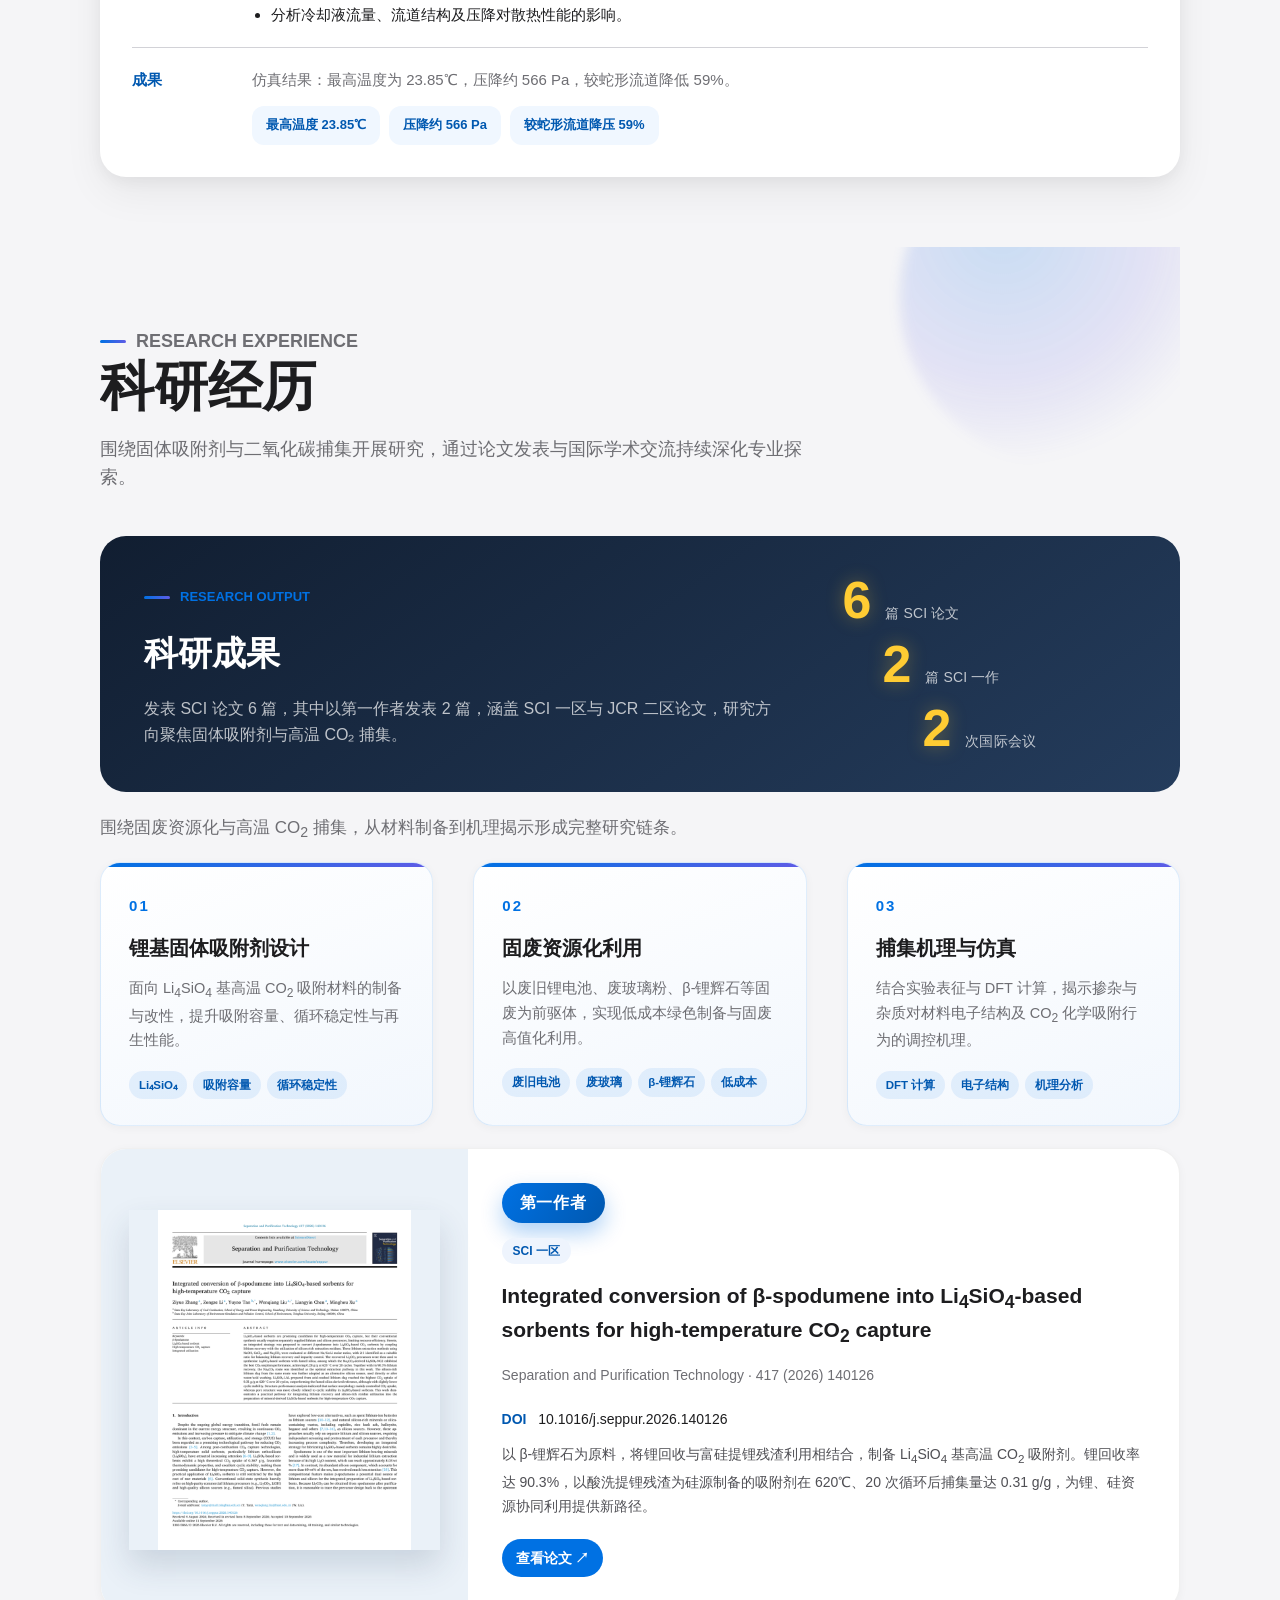
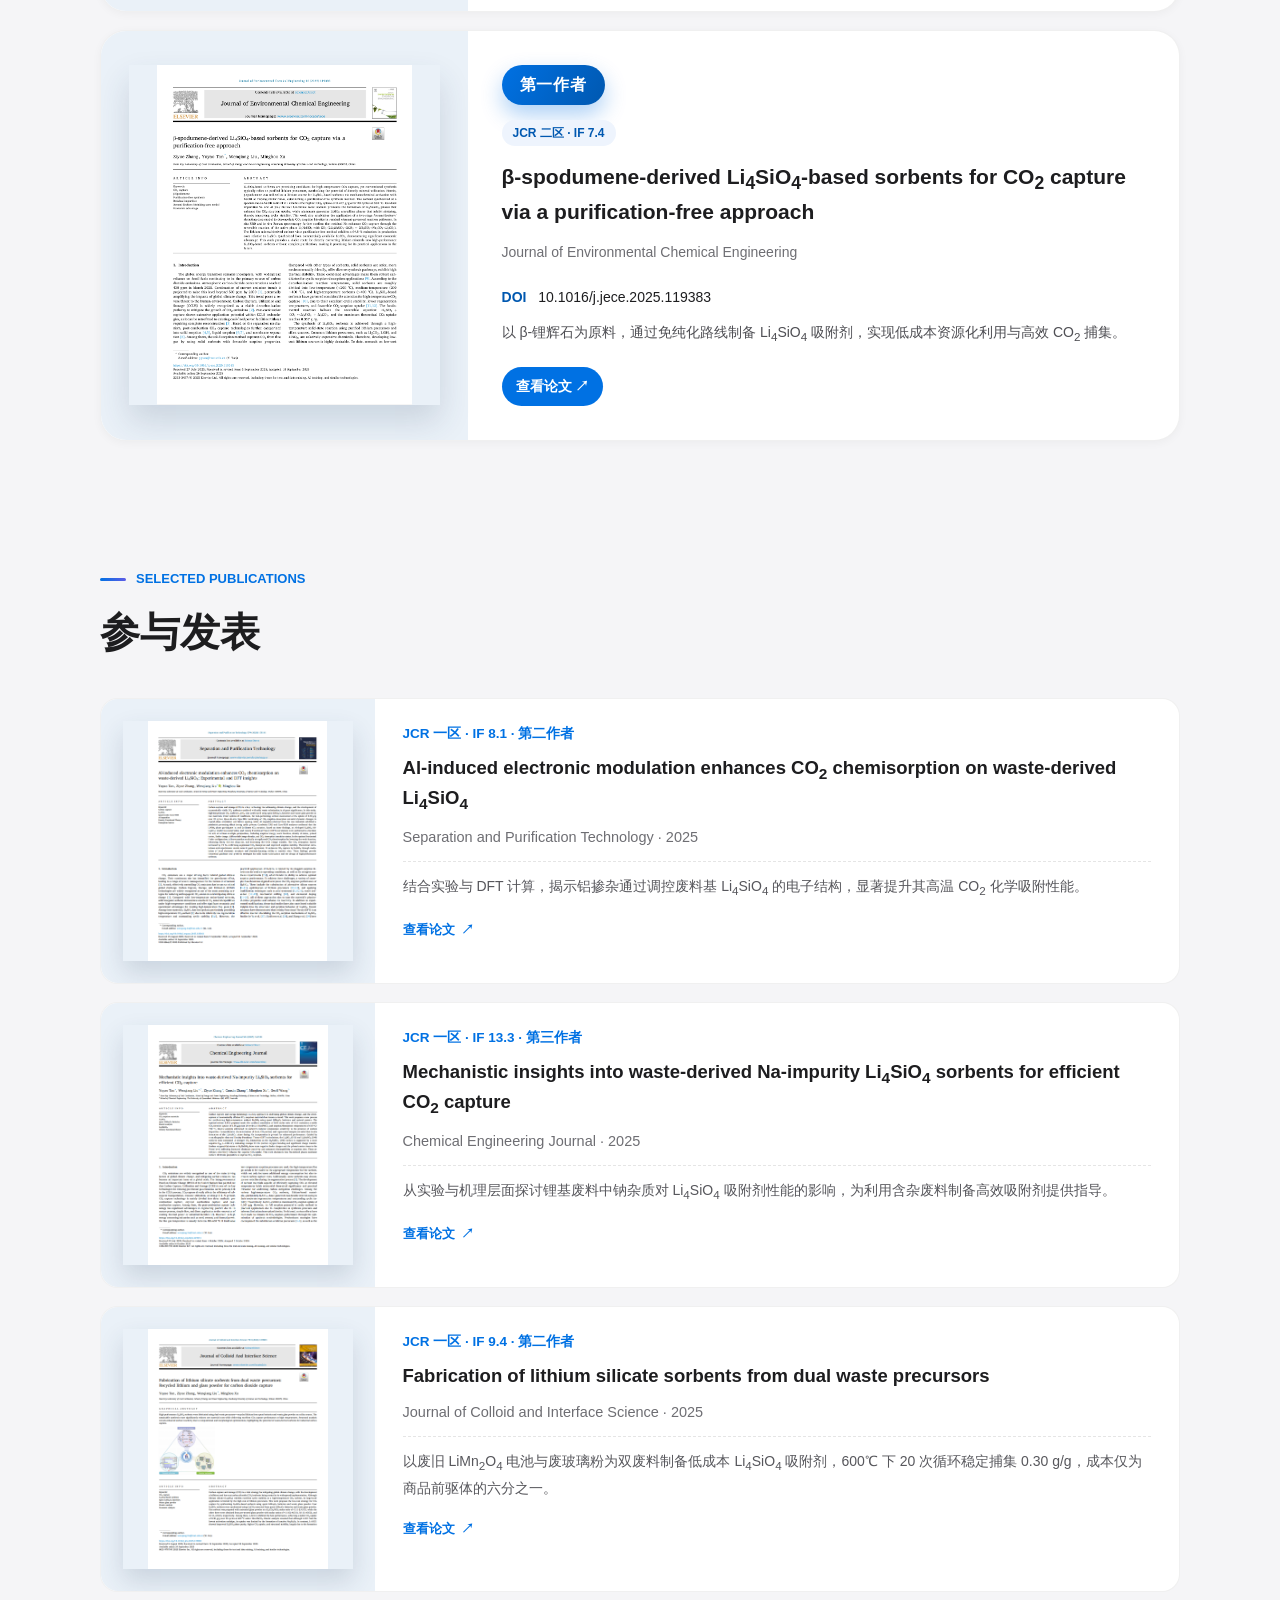
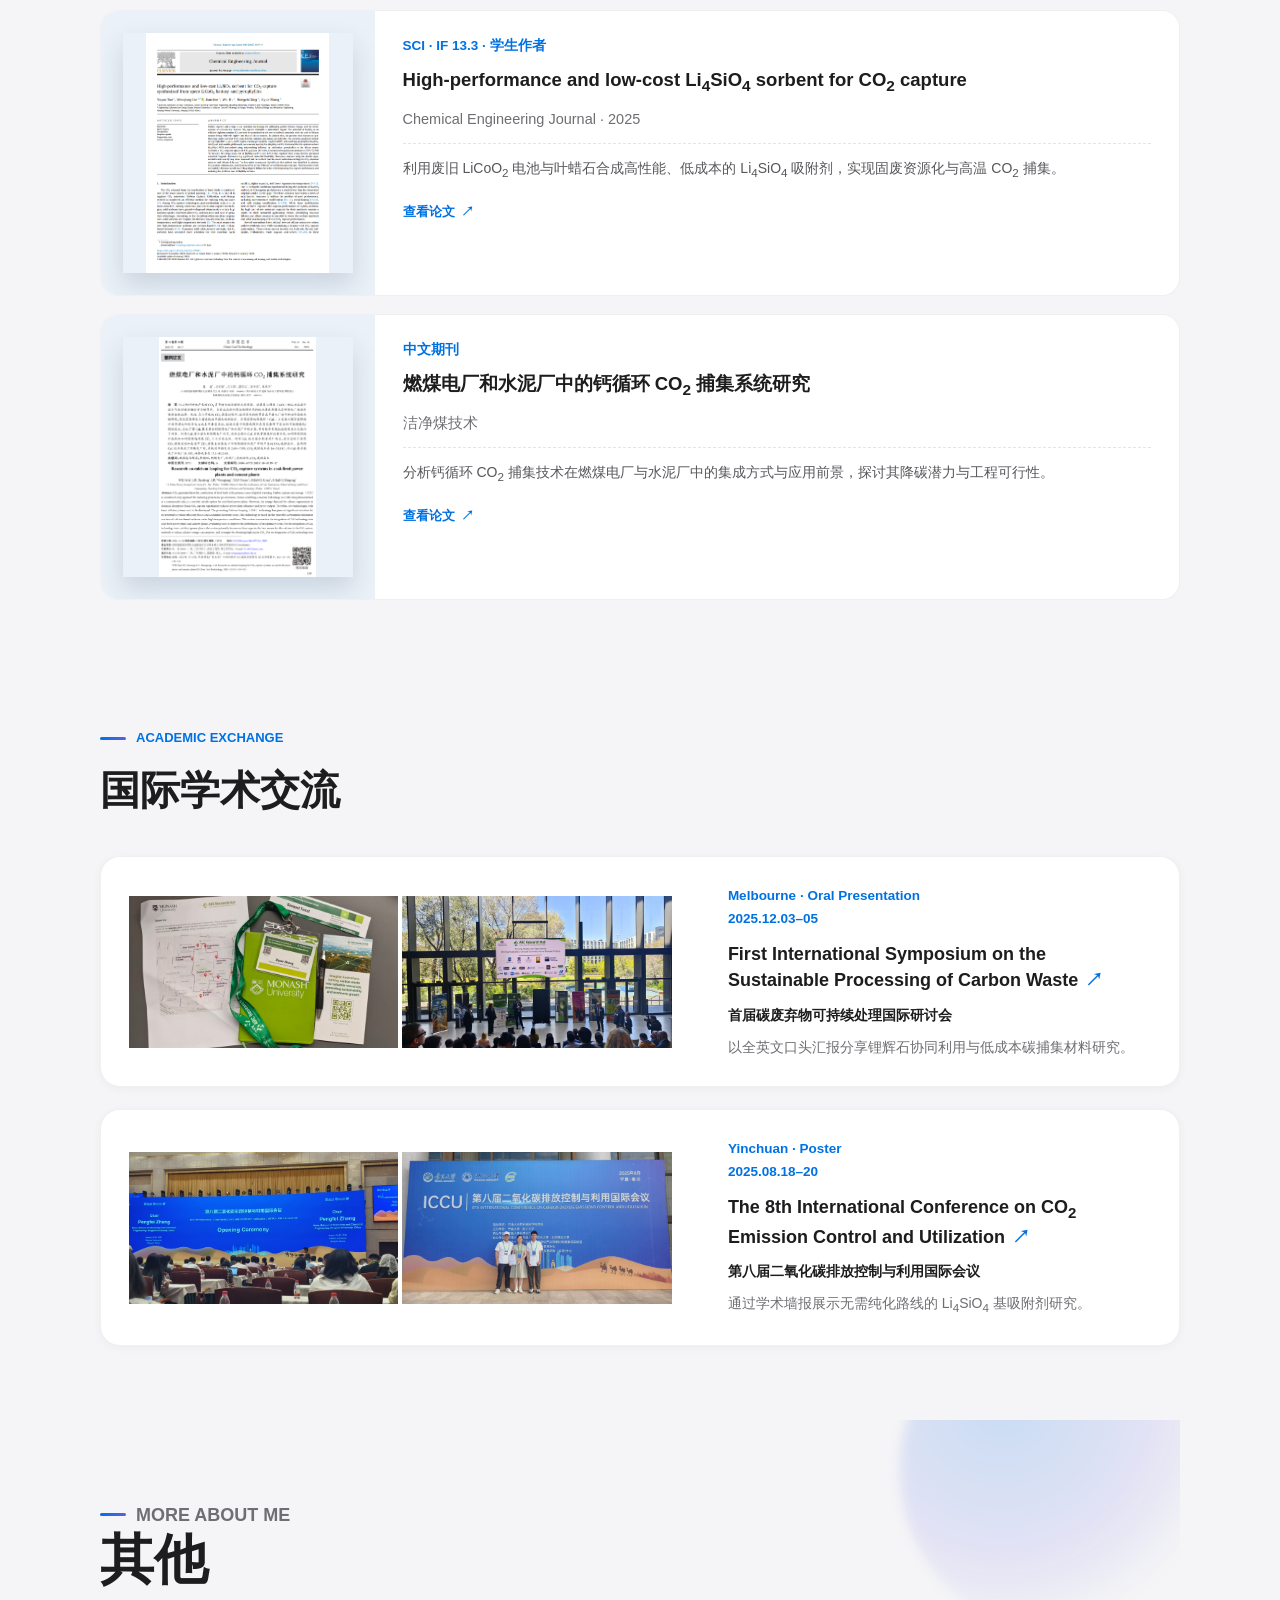
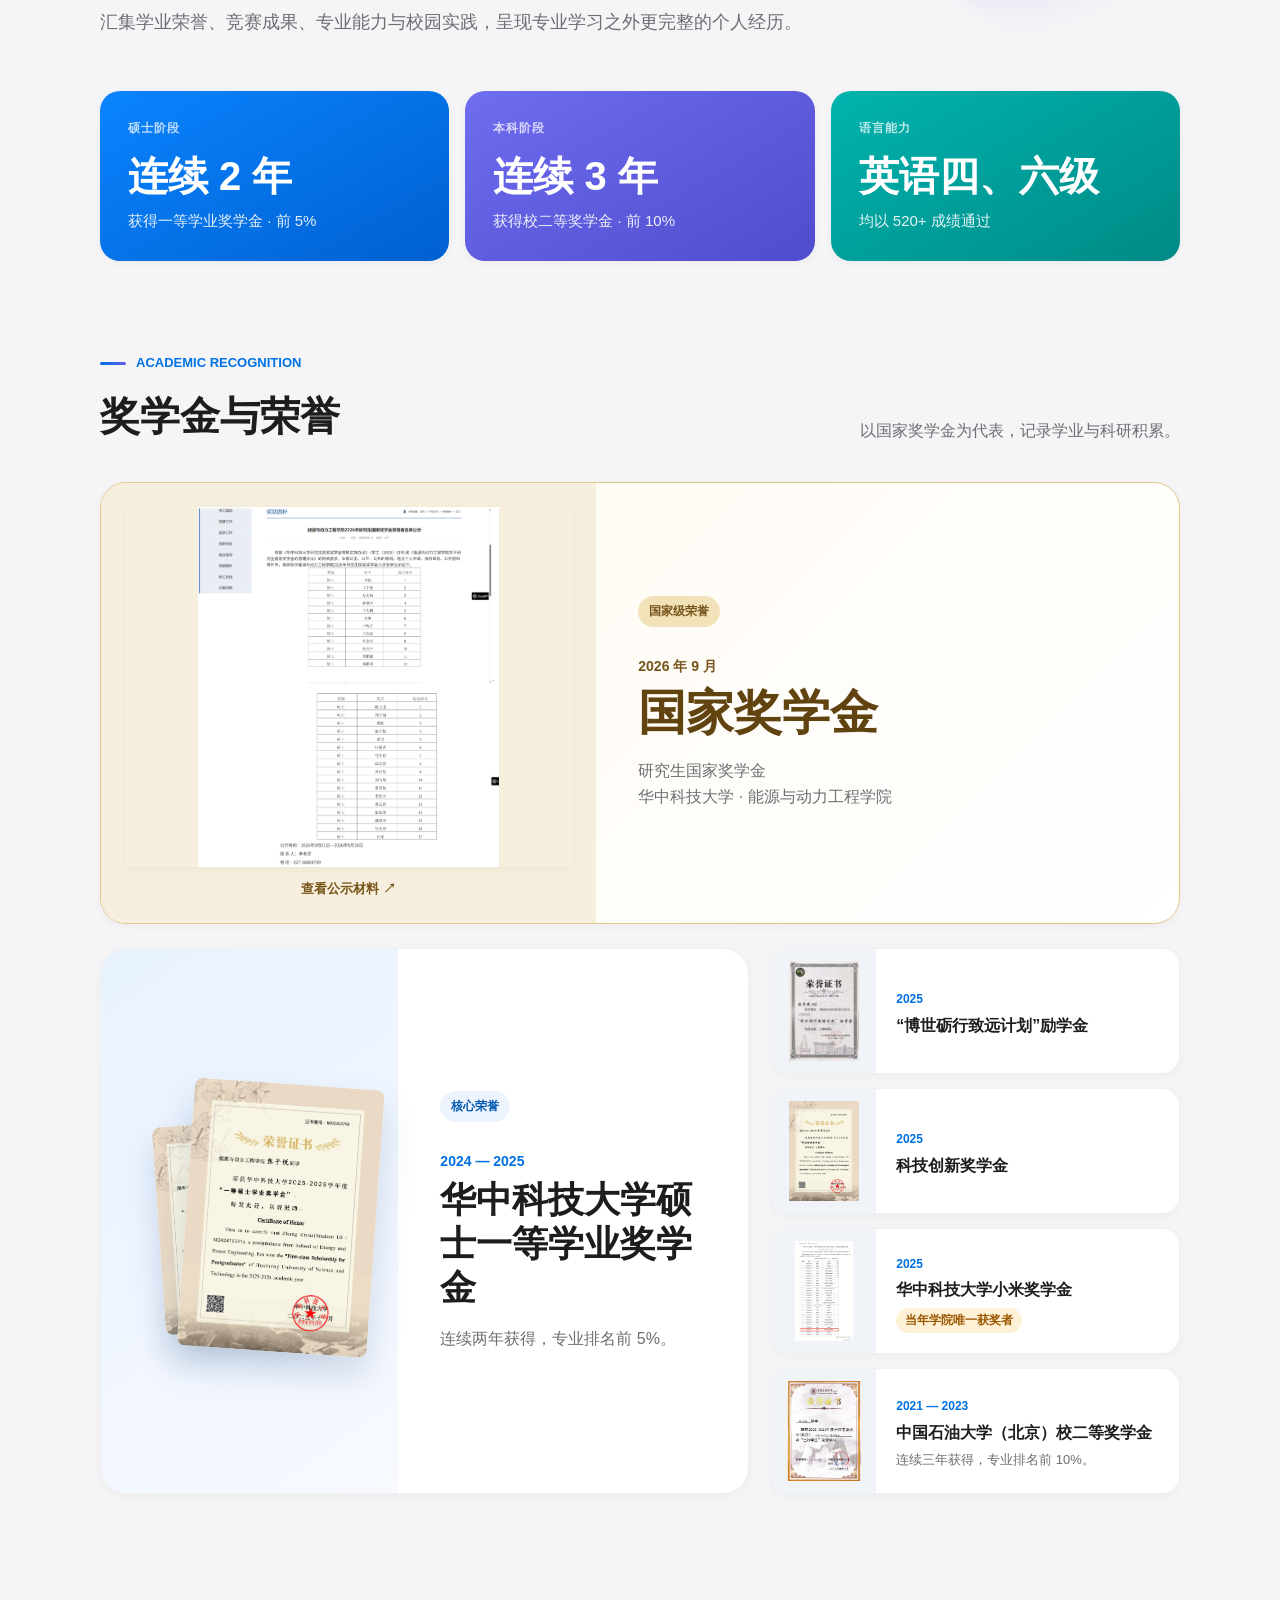
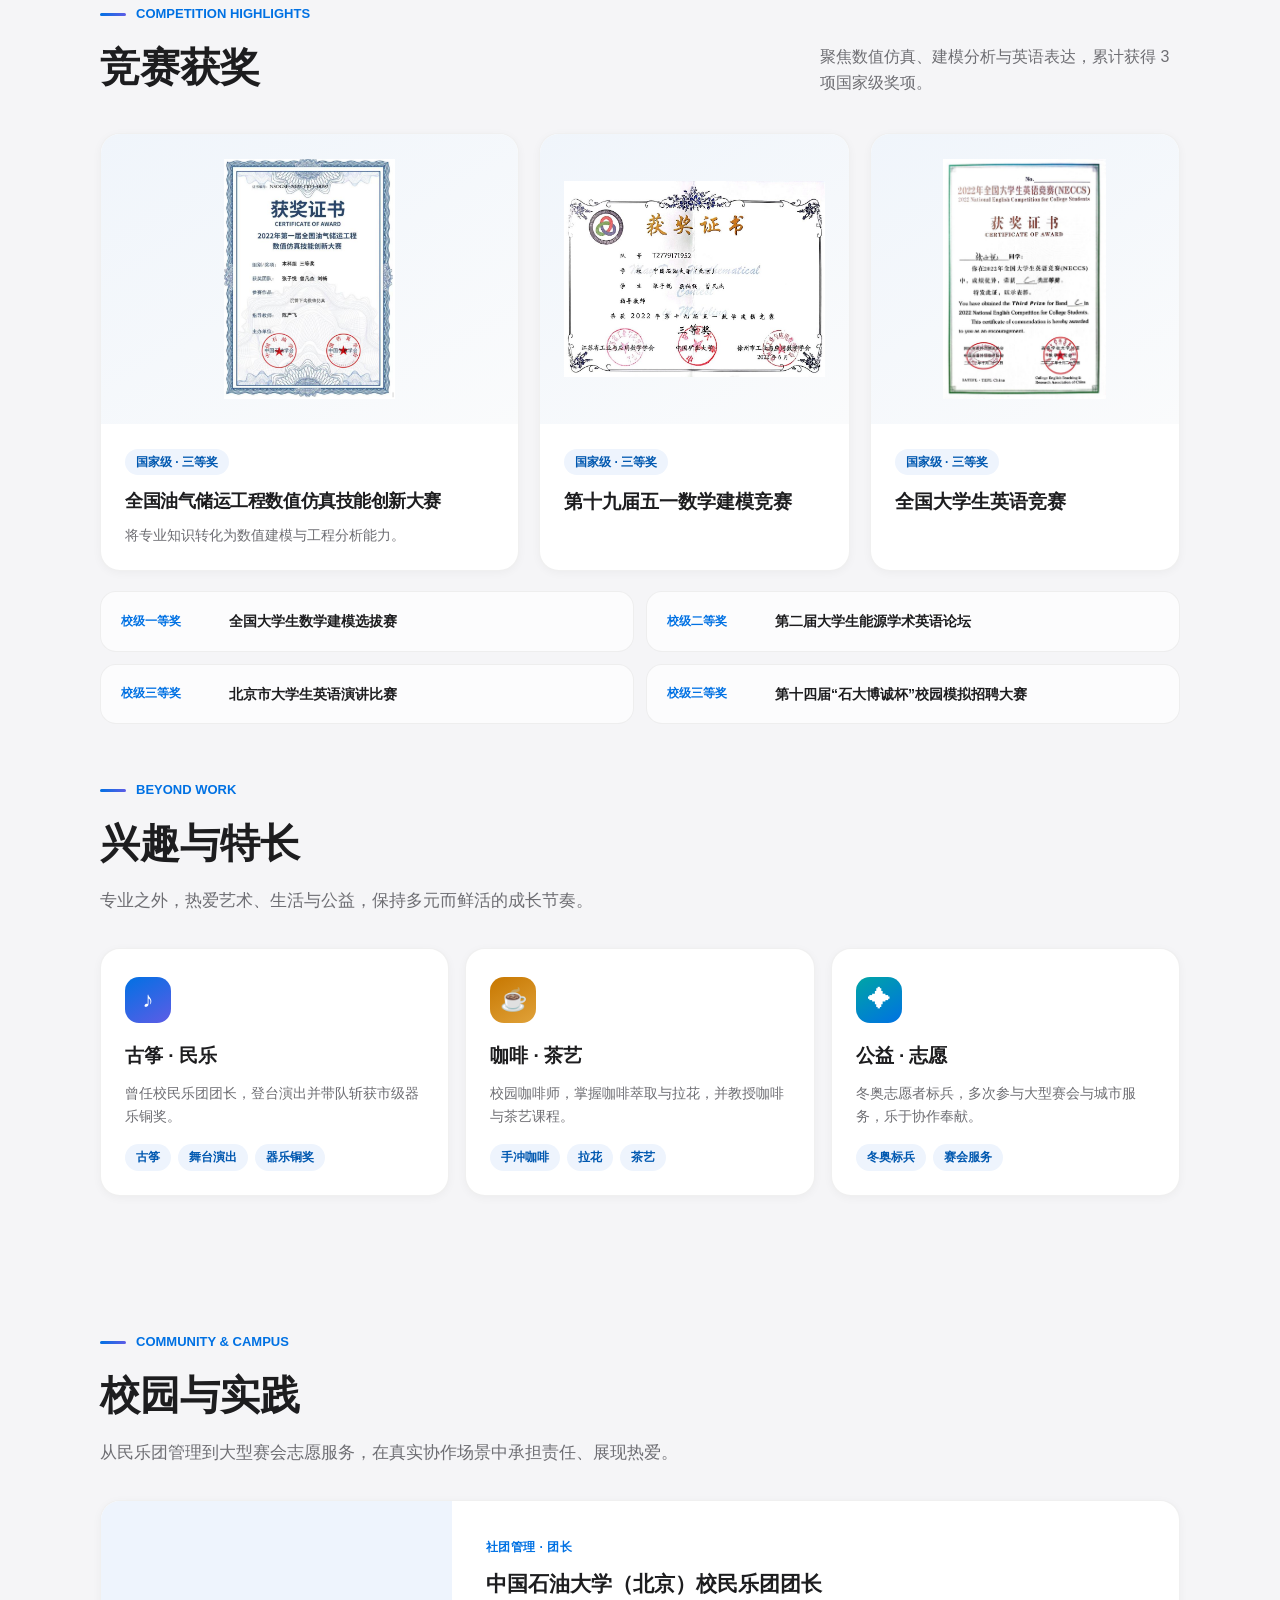
<file: resume-all-in-one.html>
<!DOCTYPE html>
<html lang="zh-CN">
<head>
  <meta charset="UTF-8" />
  <meta name="viewport" content="width=device-width, initial-scale=1.0, viewport-fit=cover" />
  <meta name="description" content="张子悦的个人主页单文件版，动力工程及工程热物理硕士，求职意向热仿真工程师。" />
  <title>张子悦 | 个人主页</title>
  <style>
:root {
  color-scheme: light;
  --bg: #f5f5f7;
  --card: #ffffff;
  --ink: #1d1d1f;
  --muted: #6e6e73;
  --line: #d2d2d7;
  --accent: #0071e3;
  --accent-deep: #0058b0;
  --indigo: #5e5ce6;
  --teal: #00a5a5;
  --amber: #c77700;
  --tint: #eef4fd;
  --radius-lg: 26px;
  --radius: 20px;
  --shadow: 0 4px 16px rgba(0, 0, 0, 0.05), 0 16px 40px rgba(0, 0, 0, 0.06);
  --shadow-soft: 0 2px 10px rgba(0, 0, 0, 0.04);
}

* {
  box-sizing: border-box;
}

html {
  scroll-behavior: smooth;
}

body {
  margin: 0;
  font-family: -apple-system, BlinkMacSystemFont, "SF Pro Display", "SF Pro Text",
    "PingFang SC", "Microsoft YaHei", "Helvetica Neue", Arial, sans-serif;
  color: var(--ink);
  background: var(--bg);
  line-height: 1.6;
  -webkit-font-smoothing: antialiased;
}

a {
  color: inherit;
  text-decoration: none;
}

h1,
h2,
h3,
h4,
p {
  overflow-wrap: anywhere;
}

/* ---------- 导航 ---------- */

.site-header {
  position: sticky;
  top: 0;
  z-index: 30;
  background: rgba(251, 251, 253, 0.78);
  backdrop-filter: saturate(180%) blur(20px);
  -webkit-backdrop-filter: saturate(180%) blur(20px);
  border-bottom: 1px solid rgba(0, 0, 0, 0.07);
}

.navbar {
  width: min(1080px, calc(100% - 44px));
  min-height: 56px;
  margin: 0 auto;
  display: flex;
  align-items: center;
  justify-content: space-between;
  gap: 24px;
}

.brand {
  display: inline-flex;
  align-items: center;
  gap: 9px;
  font-size: 16px;
  font-weight: 600;
  white-space: nowrap;
}

.brand-mark {
  display: grid;
  place-items: center;
  width: 28px;
  height: 28px;
  border-radius: 50%;
  background: linear-gradient(140deg, var(--accent), var(--indigo));
  color: #fff;
  font-size: 14px;
  font-weight: 700;
}

.nav-links {
  display: flex;
  align-items: center;
  gap: 4px;
  overflow-x: auto;
  scrollbar-width: none;
}

.nav-links::-webkit-scrollbar {
  display: none;
}

.nav-links a {
  padding: 7px 14px;
  border-radius: 980px;
  font-size: 14px;
  color: #424245;
  white-space: nowrap;
  transition: background 0.25s ease, color 0.25s ease;
}

.nav-links a:hover {
  background: rgba(0, 0, 0, 0.05);
  color: var(--ink);
}

.nav-links a.active {
  background: var(--ink);
  color: #fff;
  font-weight: 600;
}

main {
  width: min(1080px, calc(100% - 44px));
  margin: 0 auto;
}

/* ---------- 封面引入页 ---------- */

.landing {
  position: relative;
  width: 100%;
  min-height: calc(100vh - 56px);
  min-height: calc(100svh - 56px);
  display: grid;
  place-items: center;
  overflow: hidden;
  text-align: center;
  padding: 72px 22px 96px;
}

.cover-page {
  overflow-x: hidden;
}

.cover-page .landing {
  min-height: calc(100vh - 56px);
  min-height: calc(100svh - 56px);
}

.landing-bg {
  position: absolute;
  inset: 0;
  background-color: #2b3a4d;
  background-image:
    radial-gradient(circle at 22% 28%, rgba(94, 130, 176, 0.55), transparent 55%),
    radial-gradient(circle at 78% 72%, rgba(46, 74, 104, 0.6), transparent 58%),
    linear-gradient(160deg, #35506e 0%, #24354a 55%, #1b2735 100%);
  background-size: cover;
  background-position: center;
}

.landing-video {
  position: absolute;
  inset: 0;
  width: 100%;
  height: 100%;
  object-fit: cover;
  transform: scale(1.03);
  opacity: 0;
  transition: opacity 0.9s ease;
}

.landing-video.is-ready {
  opacity: 1;
}

.landing-veil {
  position: absolute;
  inset: 0;
  background: linear-gradient(
    180deg,
    rgba(48, 52, 58, 0.62) 0%,
    rgba(38, 42, 48, 0.68) 45%,
    rgba(28, 30, 34, 0.8) 100%
  );
}

.landing-inner {
  position: relative;
  z-index: 1;
  display: flex;
  flex-direction: column;
  align-items: center;
  max-width: 640px;
}

.avatar-ring {
  position: relative;
  display: block;
  width: 168px;
  height: 168px;
  border-radius: 50%;
  padding: 5px;
  background: linear-gradient(150deg, rgba(255, 255, 255, 0.95), rgba(255, 255, 255, 0.45));
  box-shadow: 0 20px 50px rgba(0, 0, 0, 0.4);
  cursor: pointer;
  transition: transform 0.35s cubic-bezier(0.2, 0.8, 0.3, 1), box-shadow 0.35s ease;
}

.avatar-ring:hover {
  transform: translateY(-6px) scale(1.04);
  box-shadow: 0 28px 62px rgba(0, 0, 0, 0.48);
}

.avatar-hint {
  position: absolute;
  inset: 5px;
  display: grid;
  place-items: center;
  border-radius: 50%;
  background: rgba(0, 0, 0, 0.46);
  color: #fff;
  font-size: 15px;
  font-weight: 600;
  letter-spacing: 0.06em;
  opacity: 0;
  transition: opacity 0.3s ease;
}

.avatar-ring:hover .avatar-hint {
  opacity: 1;
}

.avatar-ring img,
.avatar-fallback {
  width: 100%;
  height: 100%;
  border-radius: 50%;
}

.avatar-ring img {
  display: block;
  object-fit: cover;
  object-position: center 14%;
  background: #dfe4ea;
}

.avatar-fallback {
  display: none;
  place-items: center;
  background: linear-gradient(150deg, #dfe6ee, #b9c6d6);
  color: #33465c;
  font-size: 62px;
  font-weight: 700;
}

.landing h1 {
  margin: 30px 0 0;
  font-size: clamp(34px, 6.2vw, 60px);
  font-weight: 700;
  line-height: 1.14;
  color: #fff;
  text-shadow: 0 2px 24px rgba(0, 0, 0, 0.32);
}

.landing-role {
  margin: 16px 0 0;
  font-size: clamp(16px, 2.4vw, 20px);
  color: rgba(255, 255, 255, 0.9);
  font-weight: 500;
  line-height: 1.7;
}

.landing-contacts {
  display: flex;
  flex-wrap: wrap;
  justify-content: center;
  gap: 12px;
  margin-top: 34px;
}

.landing-contacts a {
  display: inline-flex;
  align-items: center;
  gap: 8px;
  padding: 11px 22px;
  border-radius: 980px;
  border: 1px solid rgba(255, 255, 255, 0.34);
  background: rgba(255, 255, 255, 0.14);
  backdrop-filter: blur(14px);
  -webkit-backdrop-filter: blur(14px);
  color: #fff;
  font-size: 15px;
  transition: background 0.25s ease, transform 0.25s ease;
}

.landing-contacts a:hover {
  background: rgba(255, 255, 255, 0.26);
  transform: translateY(-2px);
}

.scroll-hint {
  position: absolute;
  left: 50%;
  bottom: 30px;
  transform: translateX(-50%);
  z-index: 1;
  display: flex;
  flex-direction: column;
  align-items: center;
  gap: 7px;
  color: rgba(255, 255, 255, 0.78);
  font-size: 12px;
  letter-spacing: 0.14em;
}

.scroll-hint::after {
  content: "";
  width: 20px;
  height: 20px;
  border-right: 2px solid currentColor;
  border-bottom: 2px solid currentColor;
  transform: rotate(45deg) translate(-3px, -3px);
  animation: nudge 1.9s ease-in-out infinite;
}

@keyframes nudge {
  0%, 100% { opacity: 0.35; }
  50% { opacity: 1; }
}

/* ---------- 通用区块 ---------- */

.eyebrow {
  margin: 0 0 10px;
  color: var(--accent);
  font-size: 13px;
  font-weight: 700;
  text-transform: uppercase;
}

.page-title {
  padding: 78px 0 44px;
}

.page-title h1 {
  margin: 0 0 18px;
  font-size: clamp(34px, 5.4vw, 54px);
  font-weight: 700;
  line-height: 1.12;
}

.page-title p {
  max-width: 720px;
  margin: 0;
  font-size: 18px;
  color: var(--muted);
}

.page-section {
  padding: 34px 0 70px;
  scroll-margin-top: 76px;
}

.section-heading {
  margin-bottom: 34px;
}

.section-heading h2 {
  margin: 0;
  font-size: clamp(28px, 4vw, 40px);
  font-weight: 700;
}

.section-heading .sub {
  margin: 12px 0 0;
  color: var(--muted);
  font-size: 17px;
}

/* ---------- 数据色块 ---------- */

.stat-grid {
  display: grid;
  grid-template-columns: repeat(4, minmax(0, 1fr));
  gap: 16px;
  margin-bottom: 44px;
}

.stat-grid-3 {
  grid-template-columns: repeat(3, minmax(0, 1fr));
}

.stat-card {
  padding: 24px;
  border-radius: var(--radius);
  color: #fff;
  box-shadow: var(--shadow-soft);
}

.stat-card strong {
  display: block;
  font-size: 30px;
  font-weight: 700;
  line-height: 1.15;
}

.stat-card span {
  display: block;
  margin-top: 6px;
  font-size: 14px;
  opacity: 0.9;
}

.stat-card.c1 { background: linear-gradient(150deg, #0a84ff, #0060d0); }
.stat-card.c2 { background: linear-gradient(150deg, #6f6df0, #4f4ccd); }
.stat-card.c3 { background: linear-gradient(150deg, #00b3ae, #008a86); }
.stat-card.c4 { background: linear-gradient(150deg, #f0a33a, #d07c10); }

/* ---------- 教育时间轴 ---------- */

.timeline {
  position: relative;
  display: grid;
  gap: 26px;
}

.timeline-item {
  display: grid;
  grid-template-columns: 132px 34px minmax(0, 1fr);
  align-items: stretch;
}

.t-date {
  padding-top: 26px;
  padding-right: 18px;
  text-align: right;
}

.t-date strong {
  display: block;
  font-size: 19px;
  font-weight: 700;
}

.t-date span {
  display: block;
  color: var(--muted);
  font-size: 14px;
}

.t-rail {
  position: relative;
  display: flex;
  justify-content: center;
}

.t-rail::before {
  content: "";
  position: absolute;
  top: 0;
  bottom: -26px;
  width: 2px;
  background: linear-gradient(180deg, var(--accent), rgba(94, 92, 230, 0.25));
}

.timeline-item:last-child .t-rail::before {
  bottom: 0;
}

.t-dot {
  position: relative;
  z-index: 1;
  margin-top: 28px;
  width: 16px;
  height: 16px;
  border-radius: 50%;
  background: var(--accent);
  box-shadow: 0 0 0 5px rgba(0, 113, 227, 0.16);
}

.timeline-item.alt .t-dot {
  background: var(--indigo);
  box-shadow: 0 0 0 5px rgba(94, 92, 230, 0.16);
}

.t-card {
  margin-left: 18px;
  padding: 28px 30px;
  border-radius: var(--radius-lg);
  background: var(--card);
  box-shadow: var(--shadow);
  border-top: 4px solid var(--accent);
}

.timeline-item.alt .t-card {
  border-top-color: var(--indigo);
}

.t-card h3 {
  margin: 0 0 6px;
  font-size: 23px;
  font-weight: 700;
}

.t-head {
  display: flex;
  align-items: center;
  gap: 16px;
  margin-bottom: 16px;
}

.lab-tags {
  display: flex;
  flex-wrap: wrap;
  justify-content: flex-end;
  align-self: flex-start;
  gap: 8px;
  margin-left: auto;
}

.lab-tag {
  align-self: flex-start;
  padding: 6px 14px;
  border-radius: 980px;
  background: linear-gradient(135deg, var(--accent), var(--indigo));
  color: #fff;
  font-size: 13px;
  font-weight: 700;
  letter-spacing: 0.02em;
  white-space: nowrap;
  box-shadow: 0 6px 16px rgba(0, 113, 227, 0.25);
  transition: transform 0.25s ease, box-shadow 0.25s ease;
}

.lab-tag:hover {
  transform: translateY(-2px);
  box-shadow: 0 10px 22px rgba(94, 92, 230, 0.4);
}

.lab-tag b {
  display: inline-block;
  margin-left: 2px;
  color: #ffd54a;
  font-weight: 900;
  transition: transform 0.25s ease;
}

.lab-tag:hover b {
  transform: translate(2px, -2px);
}

.timeline-item.alt .lab-tag {
  background: linear-gradient(135deg, var(--indigo), var(--teal));
  box-shadow: 0 6px 16px rgba(94, 92, 230, 0.25);
}

.school-badge {
  display: grid;
  place-items: center;
  flex-shrink: 0;
  width: 62px;
  height: 62px;
  padding: 6px;
  border-radius: 16px;
  background: #fff;
  border: 1px solid rgba(0, 0, 0, 0.07);
  box-shadow: var(--shadow-soft);
}

.school-badge img {
  width: 100%;
  height: 100%;
  object-fit: contain;
}

.school-badge.is-missing {
  display: none;
}

.t-head .meta {
  margin: 0;
}

.t-card .meta {
  margin: 0 0 18px;
  color: var(--muted);
  font-size: 15px;
}

.t-degree {
  display: inline-block;
  margin-left: 10px;
  padding: 3px 11px;
  border-radius: 980px;
  background: var(--tint);
  color: var(--accent-deep);
  font-size: 13px;
  font-weight: 700;
  vertical-align: middle;
}

.timeline-item.alt .t-degree {
  background: #efeefe;
  color: #4b49c9;
}

.chip-row {
  display: flex;
  flex-wrap: wrap;
  gap: 9px;
  margin-top: 18px;
}

.chip {
  padding: 8px 14px;
  border-radius: 12px;
  background: #f5f5f7;
  font-size: 14px;
  font-weight: 600;
  color: #33363a;
}

.chip.blue {
  background: var(--tint);
  color: var(--accent-deep);
}

.chip.indigo {
  background: #efeefe;
  color: #4b49c9;
}

.chip.teal {
  background: #e4f6f5;
  color: #00807f;
}

.chip.amber {
  background: #fdf1de;
  color: var(--amber);
}

.course-line {
  margin: 16px 0 0;
  color: var(--muted);
  font-size: 15px;
}

/* ---------- 实习经历 ---------- */

.exp-block {
  padding-bottom: 74px;
}

.internship-title > p:last-child {
  max-width: none;
  white-space: nowrap;
}

.exp-company {
  display: flex;
  align-items: center;
  gap: 18px;
  padding: 26px 30px;
  margin-bottom: 26px;
  border-radius: var(--radius-lg);
  background: linear-gradient(135deg, #1d2b3a, #2f4a63);
  color: #fff;
  box-shadow: var(--shadow);
}

.exp-logo {
  display: grid;
  place-items: center;
  flex-shrink: 0;
  width: 132px;
  height: 64px;
  padding: 12px 16px;
  border-radius: 16px;
  background: #fff;
  font-size: 18px;
  font-weight: 700;
  color: #16264a;
}

.exp-logo img {
  width: 100%;
  height: 100%;
  object-fit: contain;
}

.exp-logo-text {
  display: none;
}

.exp-company h2 {
  margin: 0;
  font-size: 22px;
  font-weight: 700;
}

.exp-company .company-link {
  display: inline-flex;
  align-items: baseline;
  gap: 6px;
  color: inherit;
  transition: color 0.2s ease;
}

.exp-company .company-link:hover {
  color: #ffd54a;
}

.exp-company .company-link b {
  color: #ffd54a;
  font-weight: 700;
  transition: transform 0.2s ease;
}

.exp-company .company-link:hover b {
  transform: translate(2px, -2px);
}

.exp-company p {
  margin: 4px 0 0;
  font-size: 15px;
  color: rgba(255, 255, 255, 0.76);
}

.exp-card {
  position: relative;
  padding: 32px;
  margin-bottom: 22px;
  border-radius: var(--radius-lg);
  background: var(--card);
  box-shadow: var(--shadow);
}

.exp-index {
  position: absolute;
  top: 26px;
  right: 30px;
  font-size: 46px;
  font-weight: 700;
  line-height: 1;
  color: rgba(0, 0, 0, 0.06);
}

.exp-card h3 {
  margin: 0 0 16px;
  padding-right: 70px;
  font-size: 22px;
  font-weight: 700;
}

.exp-split {
  display: grid;
  grid-template-columns: repeat(2, minmax(0, 1fr));
  gap: 18px;
  margin-top: 22px;
}

.exp-split-3 {
  grid-template-columns: 0.8fr 1.5fr 0.9fr;
  align-items: start;
}

.exp-summary {
  display: grid;
  grid-template-columns: repeat(2, minmax(0, 1fr));
  gap: 18px;
  margin-top: 22px;
}

.exp-summary .exp-col {
  min-height: 148px;
}

.exp-col.scene {
  background: #f2f7f2;
}

.exp-col.scene h4 {
  color: #2f7a4d;
}

.inline-figure {
  margin-top: 18px;
  padding: 14px;
  background: #fff;
}

.inline-figure figcaption {
  margin-top: 10px;
  font-size: 12px;
}

.device-figure {
  margin: 22px 0 0;
  padding: 24px;
  border-radius: var(--radius);
  background: linear-gradient(160deg, #f7f9fc, #eef2f7);
  border: 1px solid rgba(0, 0, 0, 0.05);
  text-align: center;
}

.device-figure img {
  display: block;
  width: 100%;
  max-width: 640px;
  margin: 0 auto;
  border-radius: 12px;
}

.device-figure figcaption {
  margin-top: 16px;
  color: var(--muted);
  font-size: 13px;
}

.device-figure.is-missing {
  display: none;
}

.exp-col {
  padding: 22px;
  border-radius: var(--radius);
  background: #f5f5f7;
}

.exp-col.accent {
  background: var(--tint);
}

.exp-col h4 {
  display: flex;
  align-items: center;
  gap: 9px;
  margin: 0 0 12px;
  font-size: 15px;
  font-weight: 700;
  color: var(--muted);
}

.exp-col.accent h4 {
  color: var(--accent-deep);
}

.work-section {
  margin-top: 18px;
  padding: 26px;
  border-radius: var(--radius);
  background: #f5f5f7;
}

.work-heading {
  display: flex;
  justify-content: space-between;
  align-items: end;
  gap: 20px;
  margin-bottom: 20px;
}

.work-heading span {
  order: 2;
  color: #98989d;
  font-size: 11px;
  font-weight: 700;
  letter-spacing: 0.08em;
  text-transform: uppercase;
}

.work-heading h4 {
  margin: 0;
  font-size: 18px;
}

.work-steps {
  display: grid;
  grid-template-columns: repeat(2, minmax(0, 1fr));
  gap: 12px;
}

.work-steps-2 {
  grid-template-columns: repeat(2, minmax(0, 1fr));
}

.work-steps article {
  position: relative;
  min-height: 164px;
  padding: 48px 18px 18px;
  overflow: hidden;
  border-radius: 15px;
  background: var(--card);
  border: 1px solid rgba(0, 0, 0, 0.05);
}

.work-steps article > span {
  position: absolute;
  top: 10px;
  right: 14px;
  color: rgba(0, 113, 227, 0.14);
  font-size: 30px;
  font-weight: 800;
  line-height: 1;
}

.work-steps p {
  margin: 0;
  font-size: 14px;
}

.work-steps strong,
.exp-summary strong {
  color: var(--ink);
  font-weight: 750;
}

.work-section .inline-figure {
  margin: 18px 0 0;
}

.exp-col h4::before {
  content: "";
  width: 9px;
  height: 9px;
  border-radius: 3px;
  background: currentColor;
}

.exp-col ul {
  margin: 0;
  padding-left: 19px;
}

.exp-col li {
  font-size: 15px;
}

li + li {
  margin-top: 8px;
}

/* ---------- 项目 ---------- */

.project-grid {
  display: grid;
  grid-template-columns: minmax(0, 1fr);
  gap: 24px;
  padding-bottom: 70px;
}

.project-card {
  display: flex;
  flex-direction: column;
  padding: 32px;
  border-radius: var(--radius-lg);
  background: var(--card);
  box-shadow: var(--shadow);
}

.project-head {
  display: flex;
  flex-wrap: wrap;
  justify-content: space-between;
  align-items: center;
  gap: 14px;
  margin-bottom: 18px;
  font-size: 14px;
  font-weight: 700;
}

.project-head span {
  color: var(--muted);
}

.project-head strong {
  padding: 5px 13px;
  border-radius: 980px;
  background: var(--tint);
  color: var(--accent-deep);
  white-space: nowrap;
}

.project-card h2 {
  margin: 0 0 14px;
  font-size: 23px;
  font-weight: 700;
}

.project-card > p {
  margin: 0;
  color: var(--muted);
  font-size: 15px;
}

.project-card ul {
  margin: 16px 0 0;
  padding-left: 19px;
  font-size: 15px;
}

.project-section {
  display: grid;
  grid-template-columns: 104px minmax(0, 1fr);
  gap: 16px;
  padding-top: 20px;
  margin-top: 20px;
  border-top: 1px solid var(--line);
}

.project-section h3 {
  margin: 0;
  color: var(--accent-deep);
  font-size: 15px;
  font-weight: 600;
}

.project-section p {
  margin: 0;
  color: var(--muted);
  font-size: 15px;
}

.project-section ul {
  margin: 0;
}

.project-section .result-bar {
  padding-top: 14px;
}

@media (max-width: 720px) {
  .project-section {
    grid-template-columns: minmax(0, 1fr);
    gap: 10px;
  }
}

.result-bar {
  display: flex;
  flex-wrap: wrap;
  gap: 9px;
  margin-top: auto;
  padding-top: 24px;
}

.result-bar span {
  padding: 9px 14px;
  border-radius: 12px;
  background: #f0f7ff;
  color: var(--accent-deep);
  font-size: 13px;
  font-weight: 700;
}

/* ---------- 奖项与技能 ---------- */

.achievement-summary .stat-card {
  min-height: 170px;
  display: flex;
  flex-direction: column;
  justify-content: flex-end;
  padding: 28px;
}

.achievement-summary .stat-kicker {
  margin: 0 0 auto;
  font-size: 12px;
  font-weight: 700;
  letter-spacing: 0.08em;
  opacity: 0.74;
}

.achievement-summary strong {
  font-size: clamp(28px, 3.4vw, 40px);
}

.achievement-summary strong + span {
  margin-top: 10px;
  font-size: 15px;
}

.award-section {
  padding: 42px 0;
}

.award-heading {
  display: flex;
  justify-content: space-between;
  align-items: end;
  gap: 32px;
}

.award-heading > p {
  max-width: 360px;
  margin: 0 0 4px;
  color: var(--muted);
}

.scholarship-layout {
  display: grid;
  grid-template-columns: minmax(0, 1.35fr) minmax(320px, 0.85fr);
  gap: 22px;
}

.featured-award,
.compact-award,
.competition-card,
.paper-feature,
.conference-grid article,
.story-card {
  overflow: hidden;
  border: 1px solid rgba(0, 0, 0, 0.06);
  background: var(--card);
  box-shadow: var(--shadow-soft);
}

.featured-award {
  display: grid;
  grid-template-columns: minmax(240px, 0.85fr) minmax(260px, 1fr);
  min-height: 420px;
  border-radius: var(--radius-lg);
}

.certificate-frame {
  display: block;
  min-height: 100%;
  background: linear-gradient(145deg, #e8f2ff, #f7f9ff);
}

.certificate-pair {
  position: relative;
  display: grid;
  place-items: center;
  padding: 34px;
}

.certificate-pair img {
  width: 64%;
  max-height: 330px;
  object-fit: contain;
  border-radius: 8px;
  box-shadow: 0 18px 34px rgba(26, 70, 123, 0.18);
  transform: rotate(-4deg) translate(-12%, 2%);
}

.certificate-pair img + img {
  position: absolute;
  transform: rotate(4deg) translate(16%, -2%);
}

.featured-award-copy {
  display: flex;
  flex-direction: column;
  justify-content: center;
  padding: 42px;
}

.award-badge,
.level-tag {
  align-self: flex-start;
  padding: 6px 11px;
  border-radius: 980px;
  background: var(--tint);
  color: var(--accent-deep);
  font-size: 12px;
  font-weight: 700;
}

.award-year {
  margin: 28px 0 6px;
  color: var(--accent);
  font-size: 14px;
  font-weight: 700;
}

.featured-award h3 {
  margin: 0;
  font-size: clamp(25px, 3vw, 36px);
  line-height: 1.22;
}

.featured-award-copy > p:last-child {
  margin: 16px 0 0;
  color: var(--muted);
}

.national-award {
  margin-bottom: 24px;
  border-color: #e4c98c;
  background: linear-gradient(135deg, #fffaf0, #fff);
}

.national-award .certificate-frame {
  display: grid;
  place-items: center;
  gap: 12px;
  padding: 24px;
  background: #f7efdd;
  color: #76541a;
  font-size: 13px;
  font-weight: 600;
}

.national-award img {
  width: 100%;
  max-height: 360px;
  object-fit: contain;
  box-shadow: var(--shadow-soft);
}

.national-award .award-badge {
  background: #f2e2b9;
  color: #76541a;
}

.national-award .award-year {
  color: #76541a;
}

.national-award h3 {
  color: #60430f;
  font-size: clamp(32px, 4vw, 48px);
}

.award-stack {
  display: grid;
  gap: 14px;
}

.compact-award {
  display: grid;
  grid-template-columns: 104px minmax(0, 1fr);
  min-height: 126px;
  border-radius: 18px;
}

.certificate-thumb {
  display: grid;
  place-items: center;
  padding: 12px;
  background: #f0f4f9;
}

.certificate-thumb img {
  width: 100%;
  height: 100px;
  object-fit: contain;
}

.compact-award > div:last-child {
  align-self: center;
  padding: 20px;
}

.compact-award span,
.more-awards span {
  color: var(--accent);
  font-size: 12px;
  font-weight: 700;
}

.compact-award h3 {
  margin: 4px 0 0;
  font-size: 16px;
  line-height: 1.4;
}

.compact-award p {
  margin: 6px 0 0;
  color: var(--muted);
  font-size: 13px;
}

.compact-award .exclusive-note {
  display: inline-block;
  padding: 3px 9px;
  border-radius: 980px;
  color: #9a5700;
  background: #fff1d6;
  font-size: 12px;
  font-weight: 700;
}

.compact-award-text {
  grid-template-columns: 104px minmax(0, 1fr);
}

.compact-award-icon {
  display: grid;
  place-items: center;
  margin: 14px;
  padding: 0 !important;
  border-radius: 14px;
  background: linear-gradient(145deg, var(--indigo), #3f3cba);
  color: #fff;
  font-size: 34px;
  font-weight: 700;
}

.competition-section {
  padding-top: 62px;
}

.competition-grid {
  display: grid;
  grid-template-columns: 1.35fr 1fr 1fr;
  gap: 20px;
}

.competition-card {
  display: flex;
  flex-direction: column;
  border-radius: var(--radius);
}

.competition-card > a {
  display: grid;
  place-items: center;
  min-height: 290px;
  padding: 24px;
  background: linear-gradient(150deg, #f0f5fb, #fafbfc);
}

.competition-card img {
  width: 100%;
  height: 240px;
  object-fit: contain;
  transition: transform 0.25s ease;
}

.competition-card:hover img {
  transform: scale(1.025);
}

.competition-copy {
  flex: 1;
  padding: 24px;
}

.competition-copy h3 {
  margin: 14px 0 0;
  font-size: 19px;
  line-height: 1.45;
  word-break: normal;
  overflow-wrap: break-word;
}

.competition-card.featured .competition-copy h3 {
  font-size: 18px;
  letter-spacing: -0.025em;
}

.competition-copy p {
  margin: 10px 0 0;
  color: var(--muted);
  font-size: 14px;
}

.more-awards {
  display: grid;
  grid-template-columns: repeat(2, minmax(0, 1fr));
  gap: 12px;
  margin-top: 20px;
}

.more-awards article {
  display: grid;
  grid-template-columns: 94px minmax(0, 1fr);
  align-items: center;
  gap: 14px;
  padding: 18px 20px;
  border-radius: 16px;
  background: rgba(255, 255, 255, 0.72);
  border: 1px solid rgba(0, 0, 0, 0.06);
}

.more-awards strong {
  font-size: 14px;
  font-weight: 600;
  word-break: normal;
  overflow-wrap: break-word;
}

.skills-section {
  padding: 72px 0 82px;
}

.skill-grid {
  display: grid;
  grid-template-columns: repeat(3, minmax(0, 1fr));
  gap: 18px;
}

.skill-grid-2 {
  grid-template-columns: repeat(2, minmax(0, 1fr));
}

.skill-card {
  position: relative;
  display: flex;
  flex-direction: column;
  justify-content: center;
  min-height: 310px;
  padding: 34px 30px;
  overflow: hidden;
  border-radius: var(--radius);
  background: var(--card);
  box-shadow: var(--shadow-soft);
  border: 1px solid rgba(0, 0, 0, 0.06);
}

.skill-index {
  position: absolute;
  top: 14px;
  right: 22px;
  color: rgba(110, 110, 115, 0.1);
  font-size: 76px;
  font-weight: 800;
  line-height: 1;
}

.skill-label {
  margin: 0 0 14px;
  color: var(--accent);
  font-size: 11px !important;
  font-weight: 700;
  letter-spacing: 0.1em;
  text-transform: uppercase;
}

.skill-grid h3 {
  margin: 0 0 12px;
  font-size: 25px;
  font-weight: 700;
}

.skill-grid p {
  margin: 0;
  padding-right: 60px;
  color: var(--muted);
  font-size: 15px;
}

.skill-tags {
  display: flex;
  flex-wrap: wrap;
  gap: 7px;
  margin-top: 28px;
}

.skill-tags strong {
  padding: 6px 10px;
  border-radius: 980px;
  border: 1px solid #94c7ff;
  background: #eaf4ff;
  color: #005ebd;
  font-size: 12px;
  font-weight: 750;
}

.skill-logos {
  display: flex;
  flex-wrap: wrap;
  align-items: center;
  gap: 18px;
  margin-top: 28px;
}

.skill-logos img {
  height: 40px;
  width: auto;
  max-width: 120px;
  object-fit: contain;
}

.skill-logos + .skill-tags {
  margin-top: 16px;
}

/* ---------- 兴趣与特长 ---------- */

.interest-section {
  padding: 8px 0 82px;
}

.interest-grid {
  display: grid;
  grid-template-columns: repeat(3, minmax(0, 1fr));
  gap: 16px;
}

.interest-card {
  position: relative;
  padding: 28px 24px 24px;
  overflow: hidden;
  border-radius: var(--radius);
  background: var(--card);
  border: 1px solid rgba(0, 0, 0, 0.06);
  box-shadow: var(--shadow-soft);
  transition: transform 0.28s ease, box-shadow 0.28s ease;
}

.interest-card:hover {
  transform: translateY(-6px);
  box-shadow: var(--shadow);
}

.interest-mark {
  display: grid;
  place-items: center;
  width: 46px;
  height: 46px;
  margin-bottom: 18px;
  border-radius: 14px;
  color: #fff;
  font-size: 22px;
  font-weight: 700;
  line-height: 1;
}

.interest-card.i1 .interest-mark {
  background: linear-gradient(150deg, #0071e3, #5e5ce6);
}
.interest-card.i2 .interest-mark {
  background: linear-gradient(150deg, #c77700, #e0a23a);
}
.interest-card.i3 .interest-mark {
  background: linear-gradient(150deg, #00a5a5, #0071e3);
}
.interest-card.i4 .interest-mark {
  background: linear-gradient(150deg, #5e5ce6, #a23ad6);
}

.interest-card h3 {
  margin: 0 0 10px;
  font-size: 19px;
  font-weight: 700;
}

.interest-card > p {
  margin: 0 0 16px;
  color: var(--muted);
  font-size: 14px;
  line-height: 1.65;
}

.interest-tags {
  display: flex;
  flex-wrap: wrap;
  gap: 7px;
}

.interest-tags span {
  padding: 4px 11px;
  border-radius: 980px;
  background: var(--tint);
  color: var(--accent-deep);
  font-size: 12px;
  font-weight: 600;
}

/* ---------- 其他经历 ---------- */

.other-title {
  padding-bottom: 54px;
}

.research-overview {
  display: grid;
  grid-template-columns: 1fr;
  gap: 18px;
  padding-bottom: 74px;
}

.research-intro {
  display: grid;
  grid-template-columns: minmax(0, 1fr) minmax(300px, 0.5fr);
  align-items: center;
  gap: 48px;
  padding: 38px 44px;
  border-radius: var(--radius-lg);
  color: #fff;
  background: linear-gradient(145deg, #111e31, #243c5c);
}

.research-intro h2 {
  margin: 8px 0 16px;
  font-size: 34px;
}

.research-intro-copy > p:last-of-type {
  max-width: 680px;
  margin-bottom: 0;
  color: rgba(255, 255, 255, 0.72);
}

.research-numbers {
  display: grid;
  grid-template-columns: 1fr;
  gap: 12px;
  margin: 0;
}

.research-numbers div {
  display: flex;
  align-items: baseline;
  gap: 14px;
  padding-top: 0;
}

.research-numbers div:nth-child(2) {
  margin-left: 40px;
}

.research-numbers div:nth-child(3) {
  margin-left: 80px;
}

.research-numbers strong {
  color: #ffcc33;
  font-size: 52px;
  font-weight: 800;
  line-height: 1;
  min-width: 50px;
  text-align: right;
  text-shadow: 0 0 18px rgba(255, 204, 51, 0.35);
}

.research-numbers span {
  color: rgba(255, 255, 255, 0.72);
  font-size: 14px;
  letter-spacing: 0.01em;
  white-space: nowrap;
}

.paper-feature {
  display: grid;
  grid-template-columns: minmax(320px, 0.68fr) minmax(0, 1.32fr);
  border-radius: var(--radius-lg);
}

.paper-feature > a {
  display: grid;
  place-items: center;
  padding: 28px;
  background: #eaf1f8;
}

.paper-feature img {
  width: 100%;
  max-height: 340px;
  object-fit: contain;
  box-shadow: 0 16px 30px rgba(35, 62, 92, 0.16);
}

.paper-feature > div {
  align-self: center;
  padding: 34px;
}

.paper-feature h3 {
  margin: 18px 0 12px;
  font-size: 21px;
  line-height: 1.45;
}

.paper-feature p {
  color: var(--muted);
  font-size: 14px;
}

.first-author-badge-line {
  margin: 0 0 14px;
}

.first-author-badge {
  display: inline-block;
  padding: 7px 18px;
  border-radius: 980px;
  background: linear-gradient(120deg, #0071e3, #0058b0);
  color: #fff;
  font-size: 16px;
  font-weight: 800;
  letter-spacing: 0.06em;
  box-shadow: 0 10px 22px rgba(0, 113, 227, 0.32);
}

.paper-feature .paper-doi {
  margin: 22px 0 0;
  color: var(--ink);
  font-size: 14px;
}

.paper-doi strong {
  margin-right: 8px;
  color: var(--accent-deep);
}

.paper-feature .paper-summary {
  max-width: 680px;
  margin: 12px 0 0;
  color: #4f4f54;
  line-height: 1.75;
}

.doi-link {
  display: inline-flex;
  margin-top: 20px;
  padding: 8px 14px;
  border-radius: 980px;
  color: #fff;
  background: var(--accent);
  font-size: 14px;
  font-weight: 700;
}

/* ---------- 研究方向 ---------- */

.research-focus {
  padding: 4px 0 4px;
}

.focus-sub {
  margin: 0 0 18px;
  color: var(--muted);
  font-size: 17px;
}

.focus-grid {
  display: grid;
  grid-template-columns: repeat(3, minmax(0, 1fr));
  gap: 40px;
}

.focus-card {
  position: relative;
  padding: 30px 28px 26px;
  overflow: hidden;
  border-radius: var(--radius);
  background: linear-gradient(160deg, #ffffff 0%, #f2f7fd 100%);
  border: 1px solid rgba(0, 113, 227, 0.12);
  box-shadow: var(--shadow-soft);
  transition: transform 0.28s ease, box-shadow 0.28s ease;
}

.focus-card::before {
  content: "";
  position: absolute;
  top: 0;
  left: 0;
  width: 100%;
  height: 4px;
  background: linear-gradient(90deg, var(--accent), var(--indigo));
}

.focus-card:hover {
  transform: translateY(-6px);
  box-shadow: var(--shadow);
}

.focus-index {
  display: inline-block;
  margin-bottom: 14px;
  color: var(--accent);
  font-size: 15px;
  font-weight: 800;
  letter-spacing: 0.14em;
}

.focus-card h3 {
  margin: 0 0 12px;
  font-size: 20px;
  font-weight: 700;
}

.focus-card p {
  margin: 0 0 18px;
  color: var(--muted);
  font-size: 14.5px;
  line-height: 1.7;
}

.focus-tags {
  display: flex;
  flex-wrap: wrap;
  gap: 6px;
}

.focus-tags span {
  padding: 5px 10px;
  border-radius: 980px;
  background: rgba(0, 113, 227, 0.09);
  color: var(--accent-deep);
  font-size: 11.5px;
  font-weight: 600;
  white-space: nowrap;
}

.publication-section,
.conference-section,
.experience-section,
.culture-section {
  padding: 48px 0 74px;
}

.publication-list {
  display: grid;
  grid-template-columns: 1fr;
  gap: 18px;
}

.publication-list article {
  border-radius: 18px;
  background: var(--card);
  border: 1px solid rgba(0, 0, 0, 0.06);
  overflow: hidden;
}

.pub-row {
  display: grid;
  grid-template-columns: minmax(210px, 0.34fr) minmax(0, 1fr);
}

.pub-cover {
  display: grid;
  place-items: center;
  padding: 22px;
  background: #eaf1f8;
}

.pub-cover img {
  width: 100%;
  max-height: 240px;
  object-fit: contain;
  box-shadow: 0 12px 24px rgba(35, 62, 92, 0.16);
}

.pub-body {
  display: flex;
  flex-direction: column;
  padding: 24px 28px;
}

.publication-list span,
.conference-grid span,
.story-card span {
  color: var(--accent);
  font-size: 13.5px;
  font-weight: 700;
}

.publication-list h3 {
  margin: 11px 0;
  font-size: 18.5px;
  line-height: 1.45;
}

.publication-list p {
  margin: 0;
  color: var(--muted);
  font-size: 14.5px;
}

.publication-list .paper-brief {
  margin-top: 12px;
  padding-top: 12px;
  border-top: 1px dashed rgba(0, 0, 0, 0.1);
  color: #57575c;
  font-size: 14px;
  line-height: 1.75;
}

.paper-link {
  display: inline-flex;
  align-items: center;
  gap: 6px;
  align-self: flex-start;
  margin-top: 18px;
  color: var(--accent);
  font-size: 13px;
  font-weight: 700;
}

.paper-link b {
  transition: transform 0.2s ease;
}

.paper-link:hover b {
  transform: translate(2px, -2px);
}

.conference-grid {
  display: grid;
  grid-template-columns: 1fr;
  gap: 22px;
}

.conference-grid article {
  display: grid;
  grid-template-columns: 1.25fr 1fr;
  align-items: center;
  border-radius: var(--radius);
}

.conference-grid img {
  width: 100%;
  aspect-ratio: 16 / 9;
  height: auto;
  object-fit: cover;
}

.conf-images {
  display: grid;
  grid-template-columns: 1fr 1fr;
  gap: 4px;
}

.conference-grid article:first-child img {
  object-position: left center;
}

.conference-grid article > div {
  align-self: center;
  padding: 28px;
}

.conference-grid h3 {
  margin: 10px 0;
  font-size: 18px;
  line-height: 1.45;
}

.conference-grid span {
  display: inline-block;
  line-height: 1.7;
}

.conference-grid .conf-link {
  display: inline;
  color: inherit;
  transition: color 0.2s ease;
}

.conference-grid .conf-link:hover {
  color: var(--accent);
}

.conference-grid .conf-link b {
  display: inline-block;
  margin-left: 2px;
  color: var(--accent);
  font-weight: 700;
  transition: transform 0.2s ease;
}

.conference-grid .conf-link:hover b {
  transform: translate(2px, -2px);
}

.conference-grid .conf-cn {
  margin: 0 0 10px;
  color: var(--ink);
  font-size: 14px;
  font-weight: 600;
}

.conference-grid p {
  margin: 0;
  color: var(--muted);
  font-size: 14px;
}

.story-grid {
  display: grid;
  grid-template-columns: repeat(2, minmax(0, 1fr));
  gap: 20px;
}

.story-card {
  display: grid;
  grid-template-columns: 0.86fr 1.14fr;
  min-height: 280px;
  border-radius: var(--radius);
}

.story-card img {
  width: 100%;
  height: 100%;
  object-fit: cover;
}

.story-card > div {
  align-self: center;
  padding: 28px;
}

.story-card h3 {
  margin: 8px 0;
  font-size: 19px;
}

.story-card p {
  margin: 0;
  color: var(--muted);
  font-size: 14px;
}

.culture-section {
  display: grid;
  grid-template-columns: 0.7fr 1.3fr;
  gap: 30px;
  align-items: start;
  padding-bottom: 96px;
}

.culture-copy h2 {
  margin: 8px 0 14px;
  font-size: 36px;
}

.culture-copy > p:last-of-type {
  color: var(--muted);
}

.culture-highlight {
  display: flex;
  align-items: center;
  gap: 14px;
  margin-top: 28px;
  padding: 18px 20px;
  border: 1px solid var(--line);
  border-left: 4px solid var(--amber);
  border-radius: 16px;
  background: var(--card);
  box-shadow: var(--shadow-soft);
}

.culture-highlight strong {
  color: var(--amber);
  font-size: 24px;
  white-space: nowrap;
}

.culture-highlight span {
  font-size: 13px;
  font-weight: 600;
}

.culture-gallery {
  display: grid;
  grid-template-columns: repeat(3, 1fr);
  gap: 12px;
  margin-top: 104px;
}

.culture-gallery figure {
  margin: 0;
  overflow: hidden;
  border-radius: 18px;
  background: var(--card);
  box-shadow: var(--shadow-soft);
}

.culture-gallery img {
  width: 100%;
  height: auto;
  aspect-ratio: 16 / 9;
  object-fit: cover;
}

.culture-gallery figcaption {
  padding: 12px 14px;
  color: var(--muted);
  font-size: 12px;
}

/* ---------- 校园与实践 ---------- */

.campus-practice-section {
  padding: 48px 0 90px;
}

.practice-stack {
  display: grid;
  gap: 24px;
  margin-top: 10px;
}

.practice-card {
  overflow: hidden;
  border-radius: var(--radius);
  background: var(--card);
  border: 1px solid rgba(0, 0, 0, 0.06);
  box-shadow: var(--shadow-soft);
}

.practice-role {
  display: inline-block;
  color: var(--accent);
  font-size: 12px;
  font-weight: 700;
  letter-spacing: 0.04em;
}

.practice-feature-body h3,
.practice-body h3 {
  margin: 10px 0 6px;
  font-size: 21px;
  line-height: 1.4;
}

.practice-time {
  margin: 0 0 14px;
  color: var(--muted);
  font-size: 13px;
  font-weight: 600;
}

.practice-desc {
  margin: 0;
  color: #4f4f54;
  font-size: 14.5px;
  line-height: 1.85;
}

/* (1) 民乐团团长 - 封面 + 内容 */
.practice-feature {
  display: grid;
  grid-template-columns: minmax(240px, 0.82fr) minmax(0, 1.7fr);
}

.practice-cover {
  display: grid;
  place-items: center;
  padding: 26px;
  background: #eef4fd;
}

.practice-cover img {
  width: 100%;
  max-height: 460px;
  object-fit: contain;
  border-radius: 10px;
  box-shadow: 0 14px 28px rgba(35, 62, 92, 0.16);
}

.practice-feature-body {
  align-self: center;
  padding: 32px 34px;
}

.practice-subgallery {
  display: grid;
  grid-template-columns: 1fr 1fr;
  gap: 14px;
  margin: 22px 0;
}

.practice-subgallery figure {
  margin: 0;
  overflow: hidden;
  border-radius: 14px;
  background: var(--card);
  border: 1px solid rgba(0, 0, 0, 0.06);
}

.practice-subgallery img {
  width: 100%;
  aspect-ratio: 4 / 3;
  object-fit: cover;
}

.practice-subgallery figcaption {
  padding: 9px 12px;
  color: var(--muted);
  font-size: 12px;
}

.practice-feature-body .culture-highlight {
  margin-top: 0;
}

/* 通用两栏行 */
.practice-row {
  display: grid;
  grid-template-columns: 1fr 1fr;
  align-items: stretch;
}

.practice-row .practice-body {
  align-self: center;
  padding: 32px 34px;
}

.practice-media,
.practice-media a {
  display: block;
  height: 100%;
}

.practice-media img {
  width: 100%;
  height: 100%;
  min-height: 260px;
  object-fit: cover;
}

/* 错落图片 */
.practice-stagger {
  display: grid;
  grid-template-columns: 1fr 1fr;
  gap: 16px;
  padding: 26px;
}

.practice-stagger figure {
  margin: 0;
  overflow: hidden;
  border-radius: 14px;
  box-shadow: var(--shadow-soft);
  background: var(--card);
}

.practice-stagger img {
  width: 100%;
  aspect-ratio: 3 / 4;
  object-fit: cover;
}

.practice-stagger figcaption {
  padding: 9px 12px;
  color: var(--muted);
  font-size: 12px;
}

/* 双图并排 */
.practice-duo {
  display: grid;
  grid-template-columns: 1fr 1fr;
  gap: 4px;
}

.practice-duo a {
  display: block;
}

.practice-duo img {
  width: 100%;
  height: 100%;
  min-height: 260px;
  object-fit: cover;
}

.practice-more {
  margin-top: 24px;
  grid-auto-rows: 1fr;
}

.practice-more .story-card {
  min-height: 0;
  height: 100%;
}

.practice-more .story-card img {
  height: 100%;
  min-height: 180px;
  max-height: 200px;
  object-fit: cover;
}

/* ---------- 页脚 ---------- */

.site-footer {
  width: min(1080px, calc(100% - 44px));
  margin: 0 auto;
  padding: 30px 0 44px;
  border-top: 1px solid var(--line);
  display: flex;
  justify-content: space-between;
  gap: 18px;
  color: var(--muted);
  font-size: 13px;
}

/* ---------- 管理员编辑模式 ---------- */

.admin-bar {
  position: fixed;
  left: 50%;
  bottom: 20px;
  transform: translateX(-50%);
  z-index: 90;
  display: flex;
  flex-wrap: wrap;
  justify-content: center;
  align-items: center;
  gap: 8px;
  max-width: calc(100% - 24px);
  padding: 10px 14px;
  border-radius: 980px;
  background: rgba(29, 29, 31, 0.9);
  backdrop-filter: blur(18px);
  -webkit-backdrop-filter: blur(18px);
  box-shadow: 0 12px 34px rgba(0, 0, 0, 0.3);
}

.admin-label {
  color: rgba(255, 255, 255, 0.7);
  font-size: 13px;
  font-weight: 600;
  padding-right: 4px;
}

.admin-bar button {
  padding: 8px 15px;
  border: 0;
  border-radius: 980px;
  background: var(--accent);
  color: #fff;
  font-family: inherit;
  font-size: 13px;
  font-weight: 600;
  cursor: pointer;
  transition: opacity 0.2s ease;
}

.admin-bar button:hover {
  opacity: 0.85;
}

.admin-bar button.ghost {
  background: rgba(255, 255, 255, 0.16);
}

.admin-bar button[hidden] {
  display: none;
}

[data-edit].is-editing {
  outline: 2px dashed rgba(0, 113, 227, 0.5);
  outline-offset: 3px;
  border-radius: 4px;
}

[data-edit].is-editing:focus {
  outline-color: var(--accent);
  outline-style: solid;
  background: rgba(0, 113, 227, 0.06);
}

.editing-mode {
  padding-bottom: 70px;
}

/* ---------- 响应式 ---------- */

@media (max-width: 900px) {
  .stat-grid,
  .stat-grid-3 {
    grid-template-columns: repeat(2, minmax(0, 1fr));
  }

  .exp-split,
  .exp-split-3,
  .project-grid,
  .split-section,
  .skill-grid,
  .scholarship-layout,
  .research-overview,
  .culture-section {
    grid-template-columns: 1fr;
  }

  .focus-grid {
    grid-template-columns: 1fr;
  }

  .interest-grid {
    grid-template-columns: repeat(2, minmax(0, 1fr));
  }

  .competition-grid {
    grid-template-columns: repeat(2, minmax(0, 1fr));
  }

  .competition-card.featured {
    grid-column: 1 / -1;
  }

  .work-steps {
    grid-template-columns: repeat(2, minmax(0, 1fr));
  }

  .conference-grid article {
    grid-template-columns: 1fr;
  }

  .practice-feature,
  .practice-row {
    grid-template-columns: 1fr;
  }

  .practice-duo img,
  .practice-media img {
    min-height: 220px;
  }

  .pub-row {
    grid-template-columns: 1fr;
  }

  .pub-cover img {
    max-height: 220px;
  }

  .conference-grid img {
    height: 260px;
    min-height: 0;
  }
}

@media (max-width: 720px) {
  .internship-title > p:last-child {
    white-space: normal;
  }

  .navbar {
    flex-direction: column;
    align-items: flex-start;
    gap: 10px;
    padding: 12px 0;
  }

  .nav-links {
    width: 100%;
  }

  .landing {
    min-height: auto;
    padding: 56px 20px 78px;
  }

  .avatar-ring {
    width: 132px;
    height: 132px;
  }

  .landing-bg {
    background-position: center;
  }

  .timeline-item {
    grid-template-columns: 20px minmax(0, 1fr);
  }

  .t-date {
    grid-column: 1 / -1;
    padding: 0 0 12px 34px;
    text-align: left;
  }

  .t-date strong {
    display: inline;
    font-size: 17px;
  }

  .t-date span {
    display: inline;
    margin-left: 8px;
  }

  .t-rail::before {
    top: -30px;
  }

  .t-dot {
    margin-top: 4px;
  }

  .t-card {
    margin-left: 14px;
    padding: 24px 22px;
  }

  .school-badge {
    width: 50px;
    height: 50px;
    border-radius: 13px;
  }

  .t-head {
    gap: 12px;
  }

  .device-figure {
    padding: 16px;
  }

  .exp-card,
  .project-card,
  .panel-block {
    padding: 24px 22px;
  }

  .exp-company {
    padding: 22px;
  }

  .exp-index {
    top: 20px;
    right: 22px;
    font-size: 34px;
  }

  .exp-card h3 {
    padding-right: 50px;
    font-size: 20px;
  }

  .site-footer {
    flex-direction: column;
  }

  .award-heading {
    display: block;
  }

  .award-heading > p {
    margin-top: 12px;
  }

  .featured-award,
  .paper-feature {
    grid-template-columns: 1fr;
  }

  .research-intro {
    grid-template-columns: 1fr;
    gap: 30px;
  }

  .certificate-pair {
    min-height: 360px;
  }

  .conference-grid,
  .story-grid {
    grid-template-columns: 1fr;
  }

  .exp-summary,
  .work-steps,
  .work-steps-2 {
    grid-template-columns: 1fr;
  }

  .work-section {
    padding: 20px;
  }

  .work-heading {
    display: block;
  }

  .work-heading span {
    display: block;
    margin-top: 4px;
  }
}

@media (min-width: 721px) {
  .competition-card.featured .competition-copy h3 {
    white-space: nowrap;
  }
}

@media (max-width: 480px) {
  .navbar,
  main,
  .site-footer {
    width: min(100% - 28px, 1080px);
  }

  .stat-grid,
  .stat-grid-3 {
    grid-template-columns: 1fr;
  }

  .stat-card {
    padding: 18px 20px;
  }

  .stat-card strong {
    font-size: 24px;
  }

  .competition-grid,
  .more-awards,
  .publication-list,
  .culture-gallery {
    grid-template-columns: 1fr;
  }

  .interest-grid {
    grid-template-columns: 1fr;
  }

  .culture-gallery {
    margin-top: 0;
  }

  .more-awards article {
    grid-template-columns: 1fr;
    gap: 5px;
  }

  .featured-award-copy,
  .research-intro {
    padding: 28px 24px;
  }

  .research-numbers {
    gap: 10px;
  }

  .research-numbers div {
    padding-top: 16px;
  }

  .research-numbers strong {
    font-size: 46px;
  }

  .research-numbers span {
    font-size: 12px;
    white-space: normal;
  }

  .certificate-pair {
    min-height: 300px;
    padding: 24px;
  }

  .compact-award {
    grid-template-columns: 90px minmax(0, 1fr);
  }

  .story-card {
    grid-template-columns: 1fr;
  }

  .story-card img {
    height: 230px;
  }

  .culture-gallery img {
    height: auto;
  }

  .landing h1 {
    font-size: 30px;
  }

  .landing-contacts {
    flex-direction: column;
    width: 100%;
  }

  .landing-contacts a {
    justify-content: center;
    width: 100%;
  }

  .exp-company {
    flex-direction: column;
    align-items: flex-start;
    gap: 14px;
  }

  .exp-company h2 {
    font-size: 19px;
  }

  .page-title {
    padding: 44px 0 30px;
  }

  .page-section {
    padding: 24px 0 48px;
  }

  .admin-bar {
    bottom: 12px;
    padding: 8px 10px;
    gap: 6px;
  }

  .admin-bar button {
    padding: 7px 12px;
    font-size: 12px;
  }
}

@media (hover: none) {
  .avatar-hint {
    opacity: 1;
    background: rgba(0, 0, 0, 0.28);
    font-size: 13px;
  }
}

@media (prefers-reduced-motion: reduce) {
  html {
    scroll-behavior: auto;
  }

  .scroll-hint::after {
    animation: none;
  }

  .landing-video {
    transition: none;
  }
}

/* ---------- 页面细节丰富 ---------- */

/* 小标题前的渐变强调线 */
.eyebrow {
  display: inline-flex;
  align-items: center;
  gap: 10px;
}

.eyebrow::before {
  content: "";
  width: 26px;
  height: 3px;
  border-radius: 3px;
  background: linear-gradient(90deg, var(--accent), var(--indigo));
}

/* 卡片统一悬停浮起 */
.t-card,
.skill-card,
.split-card,
.publication-list article,
.story-card,
.conference-grid article,
.competition-card,
.compact-award,
.paper-feature,
.featured-award {
  transition: transform 0.32s cubic-bezier(0.2, 0.8, 0.3, 1),
    box-shadow 0.32s ease;
}

.t-card:hover,
.skill-card:hover,
.split-card:hover,
.publication-list article:hover,
.story-card:hover,
.conference-grid article:hover,
.competition-card:hover,
.compact-award:hover,
.paper-feature:hover,
.featured-award:hover {
  transform: translateY(-6px);
  box-shadow: var(--shadow);
}

/* 发表列表左侧强调条 */
.publication-list article {
  position: relative;
}

.publication-list article::before {
  content: "";
  position: absolute;
  left: 0;
  top: 0;
  bottom: 0;
  width: 3px;
  border-radius: 3px 0 0 3px;
  background: linear-gradient(180deg, var(--accent), var(--indigo));
  opacity: 0;
  transition: opacity 0.3s ease;
}

.publication-list article:hover::before {
  opacity: 1;
}

/* chip 悬停微交互 */
.chip {
  transition: transform 0.2s ease, box-shadow 0.2s ease;
}

.chip:hover {
  transform: translateY(-2px);
  box-shadow: var(--shadow-soft);
}

/* 滚动渐入（现代浏览器渐进增强，旧浏览器正常显示） */
@supports (animation-timeline: view()) {
  @media (prefers-reduced-motion: no-preference) {
    .timeline-item,
    .skill-card,
    .split-card,
    .publication-list article,
    .story-card,
    .conference-grid article,
    .competition-card,
    .featured-award,
    .paper-feature,
    .culture-section,
    .research-intro {
      animation: reveal-in linear both;
      animation-timeline: view();
      animation-range: entry 0% cover 22%;
    }
  }
}

@keyframes reveal-in {
  from {
    opacity: 0;
    transform: translateY(28px);
  }
  to {
    opacity: 1;
    transform: translateY(0);
  }
}

@media (prefers-reduced-motion: reduce) {
  .t-card,
  .skill-card,
  .split-card,
  .publication-list article,
  .story-card,
  .conference-grid article,
  .competition-card,
  .compact-award,
  .paper-feature,
  .featured-award,
  .chip {
    transition: none;
  }
}

/* ---------- 动态设计 ---------- */

/* 页头标题：漂浮渐变光晕 + 载入淡入 */
.page-title {
  position: relative;
  overflow: hidden;
}

.page-title::before {
  content: "";
  position: absolute;
  top: -120px;
  right: -60px;
  width: 340px;
  height: 340px;
  border-radius: 50%;
  background: radial-gradient(
    circle at 30% 30%,
    rgba(0, 113, 227, 0.18),
    rgba(94, 92, 230, 0.12) 45%,
    transparent 70%
  );
  filter: blur(6px);
  pointer-events: none;
  z-index: -1;
  animation: float-glow 9s ease-in-out infinite;
}

.page-title h1,
.page-title > p {
  animation: title-in 0.7s cubic-bezier(0.2, 0.8, 0.3, 1) both;
}

.page-title > p {
  animation-delay: 0.1s;
}

@keyframes float-glow {
  0%,
  100% {
    transform: translate(0, 0) scale(1);
    opacity: 0.9;
  }
  50% {
    transform: translate(-26px, 22px) scale(1.12);
    opacity: 1;
  }
}

@keyframes title-in {
  from {
    opacity: 0;
    transform: translateY(20px);
  }
  to {
    opacity: 1;
    transform: translateY(0);
  }
}

/* 图片悬停缓慢放大 */
.culture-gallery figure img,
.story-card img,
.conference-grid img {
  transition: transform 0.6s cubic-bezier(0.2, 0.8, 0.3, 1);
}

.culture-gallery figure:hover img,
.story-card:hover img,
.conference-grid article:hover img {
  transform: scale(1.06);
}

/* 导航项悬停轻微上浮 */
.nav-links a {
  transition: background 0.25s ease, color 0.25s ease, transform 0.25s ease;
}

.nav-links a:hover {
  transform: translateY(-1px);
}

/* 品牌标记悬停旋转发光 */
.brand-mark {
  transition: transform 0.5s cubic-bezier(0.2, 0.8, 0.3, 1),
    box-shadow 0.35s ease;
}

.brand:hover .brand-mark {
  transform: rotate(360deg) scale(1.08);
  box-shadow: 0 6px 18px rgba(94, 92, 230, 0.4);
}

/* 数据色块与奖项标记悬停浮起 */
.stat-card {
  transition: transform 0.3s ease, box-shadow 0.3s ease;
}

.stat-card:hover {
  transform: translateY(-4px);
  box-shadow: 0 14px 30px rgba(0, 0, 0, 0.14);
}

/* 课题组/实验室标签轻微呼吸 */
.lab-tag {
  animation: tag-pulse 3.2s ease-in-out infinite;
}

.lab-tag:hover {
  animation-play-state: paused;
}

@keyframes tag-pulse {
  0%,
  100% {
    box-shadow: 0 6px 16px rgba(0, 113, 227, 0.25);
  }
  50% {
    box-shadow: 0 8px 22px rgba(94, 92, 230, 0.4);
  }
}

@media (prefers-reduced-motion: reduce) {
  .page-title::before,
  .page-title h1,
  .page-title > p,
  .lab-tag {
    animation: none;
  }

  .culture-gallery figure img,
  .story-card img,
  .conference-grid img,
  .nav-links a,
  .brand-mark,
  .stat-card {
    transition: none;
  }
}

/* 单文件版锚点偏移 */
.page-anchor { scroll-margin-top: 68px; }
  </style>
</head>
<body class="cover-page">
  <header class="site-header">
    <nav class="navbar" aria-label="主导航">
      <a class="brand" href="#home" aria-label="张子悦个人主页">
        <span class="brand-mark">Z</span>
        <span>张子悦</span>
      </a>
      <div class="nav-links">
        <a href="#home">首页</a>
        <a href="#education">教育背景</a>
        <a href="#internship">实习经历</a>
        <a href="#projects">项目经历</a>
        <a href="#awards">科研经历</a>
        <a href="#other">其他</a>
      </div>
    </nav>
  </header>
  <section class="landing" id="home">

    <div class="landing-bg" aria-hidden="true"></div>
    <video class="landing-video" muted loop playsinline preload="none"
      poster="assets/cover-poster.jpg" aria-hidden="true" id="coverVideo"></video>
    <div class="landing-veil" aria-hidden="true"></div>

    <div class="landing-inner">
      <a class="avatar-ring" href="#education" title="点击进入教育背景" aria-label="点击头像进入教育背景页面">
        <img src="assets/profile.png" alt="张子悦的照片" decoding="async" fetchpriority="high"
          onerror="this.style.display='none'; this.nextElementSibling.style.display='grid';" />
        <span class="avatar-fallback">张</span>
        <span class="avatar-hint">点击进入</span>
      </a>

      <h1>Hi，我是张子悦</h1>
      <p class="landing-role">华中科技大学<br />动力工程及工程热物理硕士</p>

      <div class="landing-contacts">
        <a href="mailto:zzy420328@163.com">zzy420328@163.com</a>
        <a href="tel:17375343060">173-7534-3060</a>
      </div>
    </div>

    <a class="scroll-hint" href="#education" aria-label="进入教育背景">ENTER</a>
    </section>
  <main>
    <div id="education" class="page-anchor">
    <section class="page-title">
      <p class="eyebrow">Education</p>
      <h1>教育背景</h1>
      <p>从油气储运工程到动力工程与工程热物理，持续深耕流动与传热方向。</p>
    </section>

    <section class="page-section">
      <div class="stat-grid stat-grid-3">
        <div class="stat-card c1">
          <strong data-edit>前 5%</strong>
          <span data-edit>硕士加权成绩排名</span>
        </div>
        <div class="stat-card c2">
          <strong data-edit>前 10%</strong>
          <span data-edit>本科专业排名</span>
        </div>
        <div class="stat-card c3">
          <strong data-edit>保研</strong>
          <span data-edit>获推免资格</span>
        </div>
      </div>

      <div class="timeline">
        <article class="timeline-item">
          <div class="t-date">
            <strong>2024.09</strong>
            <span>至今</span>
          </div>
          <div class="t-rail"><span class="t-dot"></span></div>
          <div class="t-card">
            <div class="t-head">
              <span class="school-badge">
                <img loading="lazy" decoding="async" src="assets/logo-hust.png" alt="华中科技大学校徽"
                  onerror="this.closest('.school-badge').classList.add('is-missing');" />
              </span>
              <div>
                <h3>华中科技大学<span class="t-degree">学术型硕士</span></h3>
                <p class="meta">能源与动力工程学院 · 动力工程及工程热物理</p>
              </div>
              <span class="lab-tags">
                <a class="lab-tag" href="https://sklcc.hust.edu.cn/" target="_blank" rel="noopener">煤燃烧国家重点实验室 <b>↗</b></a>
                <a class="lab-tag" href="http://xu.energy.hust.edu.cn/" target="_blank" rel="noopener">徐明厚课题组 <b>↗</b></a>
              </span>
            </div>
            <div class="chip-row">
              <span class="chip blue" data-edit>专业前 5%</span>
              <span class="chip blue" data-edit>高温CO<sub>2</sub>吸附技术</span>
              <span class="chip blue" data-edit>流体散热与仿真</span>
            </div>
          </div>
        </article>

        <article class="timeline-item alt">
          <div class="t-date">
            <strong>2020.09</strong>
            <span>2024.06</span>
          </div>
          <div class="t-rail"><span class="t-dot"></span></div>
          <div class="t-card">
            <div class="t-head">
              <span class="school-badge">
                <img loading="lazy" decoding="async" src="assets/logo-cup.png" alt="中国石油大学（北京）校徽"
                  onerror="this.closest('.school-badge').classList.add('is-missing');" />
              </span>
              <div>
                <h3>中国石油大学（北京）<span class="t-degree">本科</span></h3>
                <p class="meta">机械与储运工程学院 · 油气储运工程</p>
              </div>
            </div>
            <p class="course-line">主修课程：流体力学、工程热力学与传热学、工程力学、输油管道设计等。</p>
            <div class="chip-row">
              <span class="chip indigo">专业前 10%</span>
              <span class="chip indigo">获得保研资格</span>
              <span class="chip indigo">流体与传热基础</span>
            </div>
          </div>
        </article>
      </div>
    </section>

    <section class="skills-section">
      <div class="section-heading">
        <p class="eyebrow">Professional Strengths</p>
        <h2>专业能力</h2>
        <p class="sub">覆盖仿真分析、结构建模、技术表达与实验测试，形成完整的工程实践能力链。</p>
      </div>
      <div class="skill-grid skill-grid-2">
        <article class="skill-card"><span class="skill-index">01</span><p class="skill-label">Simulation</p><h3>热流仿真</h3><p>面向电子设备热设计与锅炉设计优化，开展热—流耦合分析、散热路径识别与结构方案优化。</p><div class="skill-logos"><img loading="lazy" decoding="async" src="软件/ANSYS.png" alt="ANSYS" /><img loading="lazy" decoding="async" src="软件/FLUENT.png" alt="FLUENT" /><img loading="lazy" decoding="async" src="软件/icepak.png" alt="Icepak" /></div><div class="skill-tags"><strong>FLUENT</strong><strong>Icepak</strong><strong>热流耦合</strong></div></article>
        <article class="skill-card"><span class="skill-index">02</span><p class="skill-label">Modeling</p><h3>结构建模</h3><p>完成三维结构建模、工程图绘制，并为仿真前处理提供可靠几何基础。</p><div class="skill-logos"><img loading="lazy" decoding="async" src="软件/solidworks.png" alt="SolidWorks" /><img loading="lazy" decoding="async" src="软件/cad.png" alt="CAD" /><img loading="lazy" decoding="async" src="软件/C4D.png" alt="C4D" /></div><div class="skill-tags"><strong>SolidWorks</strong><strong>CAD</strong><strong>C4D</strong></div></article>
        <article class="skill-card"><span class="skill-index">03</span><p class="skill-label">Communication</p><h3>技术表达</h3><p>具备英文文献阅读、学术汇报与跨团队沟通能力，英语四、六级均为 520+。</p><div class="skill-tags"><strong>CET-6</strong><strong>国际会议</strong><strong>技术汇报</strong></div></article>
        <article class="skill-card"><span class="skill-index">04</span><p class="skill-label">Experiment</p><h3>实验与测试</h3><p>围绕锂基 CO<sub>2</sub> 吸附材料的制备与性能评价，独立完成样品合成、循环吸附测试与多手段表征分析，支撑材料结构—性能关系研究。</p><div class="skill-tags"><strong>XRD</strong><strong>ICP</strong><strong>SEM</strong><strong>TGA</strong><strong>多种测试技术</strong></div></article>
      </div>
    </section>
  </div>
    <div id="internship" class="page-anchor">
    <section class="page-title internship-title">
      <p class="eyebrow">Internship</p>
      <h1 data-edit>实习经历</h1>
      <p data-edit>围绕 3D 工业相机的热设计，完成散热设计、仿真分析、散热优化、风扇策略设计与实测验证。</p>
    </section>

    <section class="exp-block">
      <div class="stat-grid stat-grid-3">
        <div class="stat-card c1">
          <strong data-edit>3D 工业相机</strong>
          <span data-edit>热设计</span>
        </div>
        <div class="stat-card c2">
          <strong data-edit>ICEPAK</strong>
          <span data-edit>仿真 + 实测</span>
        </div>
        <div class="stat-card c3">
          <strong data-edit>风扇控制</strong>
          <span data-edit>三档转速逻辑</span>
        </div>
      </div>

      <div class="exp-company">
        <div class="exp-logo">
          <img loading="lazy" decoding="async" src="assets/logo-mechmind.png" alt="梅卡曼德 Mech Mind logo"
            onerror="this.style.display='none'; this.nextElementSibling.style.display='block';" />
          <span class="exp-logo-text">MM</span>
        </div>
        <div>
          <h2 data-edit><a class="company-link" href="https://www.mech-mind.com.cn/" target="_blank" rel="noopener">梅卡曼德机器人科技股份有限公司 <b>↗</b></a></h2>
          <p data-edit>热设计实习生 · 2026.06 - 2026.08</p>
        </div>
      </div>

      <article class="exp-card">
        <span class="exp-index">01</span>
        <h3 data-edit>单线双目激光相机</h3>
        <div class="chip-row">
          <span class="chip teal" data-edit>风冷 + 翅片</span>
          <span class="chip teal" data-edit>风扇控制策略</span>
        </div>

        <figure class="device-figure">
          <img loading="lazy" decoding="async" src="assets/camera-laser.png" alt="单线双目激光相机产品图与视野范围示意"
            onerror="this.closest('figure').classList.add('is-missing');" />
          <figcaption data-edit>单线双目激光相机 · 大视野测量范围（单位：mm）</figcaption>
        </figure>

        <div class="exp-summary">
          <div class="exp-col scene">
            <h4>面向场景</h4>
            <ul>
              <li data-edit>面向<strong>高反光、高温、强光及户外</strong>等复杂工况的三维检测与定位引导。</li>
            </ul>
          </div>
          <div class="exp-col accent">
            <h4>项目结果</h4>
            <ul>
              <li data-edit>完成<strong>整机主动散热方案</strong>与风扇选型。</li>
              <li data-edit>推动<strong>三档风扇控制逻辑</strong>在嵌入式端落地。</li>
              <li data-edit>DVT 阶段<strong>6 个测试工况</strong>均满足温度规格。</li>
            </ul>
          </div>
        </div>

        <div class="work-section">
          <div class="work-heading">
            <span>Thermal Design Process</span>
            <h4>工作内容</h4>
          </div>
          <div class="work-steps">
            <article><span>01</span><p data-edit><strong>热约束识别：</strong>针对整机约 <strong>30 W</strong> 功耗、碳纤维外壳导热弱及激光器等器件温度裕量有限的问题，明确 <strong>45℃ 环境稳定运行</strong>目标。</p></article>
            <article><span>02</span><p data-edit><strong>散热架构设计：</strong>结合竞品调研与热源分布，确定顶部轴流风扇主动散热方案，完成<strong>风扇选型、风道设计与 IP65 防护评估</strong>。</p></article>
            <article><span>03</span><p data-edit><strong>仿真—实测闭环：</strong>基于热仿真指导方案迭代，并在 EVT / DVT 阶段完成传感器校准和极限工况验证，<strong>6 个测试工况全部达标</strong>。</p></article>
            <article><span>04</span><p data-edit><strong>控制逻辑落地：</strong>以激光器 NTC 为控制量，设计 <strong>25% / 35% / 50%</strong> 三档转速、5℃ 滞回与 fail-safe 保护，兼顾散热、噪声、功耗和寿命。</p></article>
          </div>
          <figure class="device-figure inline-figure">
            <img loading="lazy" decoding="async" src="assets/fan-control.png" alt="风扇三档转速滞回控制逻辑示意图"
              onerror="this.closest('figure').classList.add('is-missing');" />
            <figcaption data-edit>风扇三档转速滞回控制逻辑</figcaption>
          </figure>
        </div>

        <div class="result-bar">
          <span data-edit>45℃ 环境目标</span>
          <span data-edit>IP65 风扇</span>
          <span data-edit>三档 NTC 控温</span>
          <span data-edit>6 个工况达标</span>
        </div>
      </article>

      <article class="exp-card">
        <span class="exp-index">02</span>
        <h3 data-edit>小视野高精度结构光相机</h3>
        <div class="chip-row">
          <span class="chip blue" data-edit>ICEPAK 仿真</span>
          <span class="chip blue" data-edit>被动散热</span>
          <span class="chip blue" data-edit>实测验证</span>
        </div>

        <figure class="device-figure">
          <img loading="lazy" decoding="async" src="assets/camera-structured.png" alt="小视野高精度结构光相机产品图与视野范围示意"
            onerror="this.closest('figure').classList.add('is-missing');" />
          <figcaption data-edit>小视野高精度结构光相机 · 小视野测量范围（单位：mm）</figcaption>
        </figure>

        <div class="exp-summary">
          <div class="exp-col scene">
            <h4>面向场景</h4>
            <ul>
              <li data-edit>面向 3C、锂电、汽车等高精度柔性装配场景。</li>
            </ul>
          </div>
          <div class="exp-col accent">
            <h4>项目结果</h4>
            <ul>
              <li data-edit>DMD 保留约 2℃ 温度余量。</li>
              <li data-edit>其他关键热源均留有 8℃ 以上温度余量。</li>
              <li data-edit>整机满足高温工况下的稳定运行要求。</li>
            </ul>
          </div>
        </div>

        <div class="work-section">
          <div class="work-heading">
            <span>Passive Cooling Process</span>
            <h4>工作内容</h4>
          </div>
          <div class="work-steps work-steps-2">
            <article><span>01</span><p data-edit>通过 ICEPAK 分析 DMD、光机灯板、Sensor、FPGA 等关键热源，识别裸机在 45℃ 环境下的超温风险。</p></article>
            <article><span>02</span><p data-edit>在被动散热前提下优化导热垫、结构凸台与安装钣金等散热路径，并结合降功耗策略完成实测验证。</p></article>
          </div>
        </div>

        <div class="result-bar">
          <span data-edit>DMD 余量约 2℃</span>
          <span data-edit>其他热源余量 8℃+</span>
          <span data-edit>被动散热方案</span>
        </div>
      </article>
    </section>
  </div>
    <div id="projects" class="page-anchor">
    <section class="page-title">
      <p class="eyebrow">Projects</p>
      <h1>项目经历</h1>
      <p>围绕钙循环碳捕集、固体吸附材料研发与电池热管理，开展材料设计、工艺开发及热流仿真研究。</p>
    </section>

    <section class="project-grid">
      <article class="project-card">
        <div class="project-head">
          <span>2024.10 - 2024.12</span>
          <strong>子课题负责人</strong>
        </div>
        <h2>西来峰新型钙循环碳捕集反应系统及适配吸附剂颗粒的研发项目</h2>
        <div class="project-section">
          <h3>项目简介</h3>
          <p>国家能源集团项目，面向钙循环碳捕集与固废资源化利用，开发新型高性能钙基吸附剂的制备及造粒成型方法，并构建非接触式煅烧供热模型开展仿真分析。</p>
        </div>
        <div class="project-section">
          <h3>我的主要工作</h3>
          <ul>
            <li>构建反应器模型，利用 ASPEN PLUS 开展系统仿真。</li>
            <li>研究燃烧器与煅烧炉之间的传热效率及气固流动特性。</li>
          </ul>
        </div>
        <div class="project-section">
          <h3>成果</h3>
          <div>
            <p>项目实现 92% 的捕集效率及固废资源化利用；以学生作者发表中文核心论文《钙循环 CO₂ 捕集系统在燃煤电厂和水泥厂中的应用》。</p>
            <div class="result-bar">
              <span>捕集效率 92%</span>
              <span>固废资源化利用</span>
              <span>中文核心论文</span>
            </div>
          </div>
        </div>
      </article>

      <article class="project-card">
        <div class="project-head">
          <span>项目进行中</span>
          <strong>课题骨干</strong>
        </div>
        <h2>高性能新型固体吸附材料定向设计原理与低能耗 CO₂ 捕集机理</h2>
        <div class="project-section">
          <h3>项目简介</h3>
          <p>国家重点研发计划项目，与华电电力科学研究院合作，面向煤炭清洁高效利用研发高性能新型固体吸附材料，重点突破高温钙基、锂基等固体吸附剂的定向设计与调控，助力实现碳减排目标。</p>
        </div>
        <div class="project-section">
          <h3>我的主要工作</h3>
          <ul>
            <li>负责锂基吸附剂材料的制备工艺开发，通过 DOE 式参数筛选优化制备条件。</li>
            <li>开展材料结构与性能测试，并进行稳定性优化。</li>
          </ul>
        </div>
        <div class="project-section">
          <h3>成果</h3>
          <div>
            <p>以第一作者发表 SCI 论文 2 篇，以共同作者身份发表 SCI 论文 2 篇。</p>
            <div class="result-bar">
              <span>第一作者 SCI 论文 2 篇</span>
              <span>共同作者 SCI 论文 2 篇</span>
            </div>
          </div>
        </div>
      </article>

      <article class="project-card">
        <div class="project-head">
          <span>2024.09 - 至今</span>
          <strong>课题骨干</strong>
        </div>
        <h2>电池模组多种液冷流道结构设计与散热特性仿真研究</h2>
        <div class="project-section">
          <h3>项目简介</h3>
          <p>针对方形锂电池模组散热与温度一致性问题，开展液冷板流道结构设计及热-流耦合仿真研究。</p>
        </div>
        <div class="project-section">
          <h3>我的主要工作</h3>
          <ul>
            <li>基于 Fluent 建立 15 串方形锂电池-液冷板耦合模型。</li>
            <li>设计蛇形、平行、双入双出、双层等四种流道结构。</li>
            <li>分析冷却液流量、流道结构及压降对散热性能的影响。</li>
          </ul>
        </div>
        <div class="project-section">
          <h3>成果</h3>
          <div>
            <p>仿真结果：最高温度为 23.85℃，压降约 566 Pa，较蛇形流道降低 59%。</p>
            <div class="result-bar">
              <span>最高温度 23.85℃</span>
              <span>压降约 566 Pa</span>
              <span>较蛇形流道降压 59%</span>
            </div>
          </div>
        </div>
      </article>

    </section>
  </div>
    <div id="awards" class="page-anchor">
    <section class="page-title">
      <p class="eyebrow">Research Experience</p>
      <h1>科研经历</h1>
      <p>围绕固体吸附剂与二氧化碳捕集开展研究，通过论文发表与国际学术交流持续深化专业探索。</p>
    </section>

    <section class="research-overview">
      <div class="research-intro">
        <div class="research-intro-copy">
          <p class="eyebrow">Research Output</p>
          <h2>科研成果</h2>
          <p>发表 SCI 论文 6 篇，其中以第一作者发表 2 篇，涵盖 SCI 一区与 JCR 二区论文，研究方向聚焦固体吸附剂与高温 CO₂ 捕集。</p>
        </div>
        <div class="research-numbers">
          <div><strong>6</strong><span>篇 SCI 论文</span></div>
          <div><strong>2</strong><span>篇 SCI 一作</span></div>
          <div><strong>2</strong><span>次国际会议</span></div>
        </div>
      </div>

      <div class="research-focus">
        <p class="focus-sub">围绕固废资源化与高温 CO<sub>2</sub> 捕集，从材料制备到机理揭示形成完整研究链条。</p>
        <div class="focus-grid">
          <article class="focus-card">
            <span class="focus-index">01</span>
            <h3>锂基固体吸附剂设计</h3>
            <p>面向 Li<sub>4</sub>SiO<sub>4</sub> 基高温 CO<sub>2</sub> 吸附材料的制备与改性，提升吸附容量、循环稳定性与再生性能。</p>
            <div class="focus-tags"><span>Li₄SiO₄</span><span>吸附容量</span><span>循环稳定性</span></div>
          </article>
          <article class="focus-card">
            <span class="focus-index">02</span>
            <h3>固废资源化利用</h3>
            <p>以废旧锂电池、废玻璃粉、β-锂辉石等固废为前驱体，实现低成本绿色制备与固废高值化利用。</p>
            <div class="focus-tags"><span>废旧电池</span><span>废玻璃</span><span>β-锂辉石</span><span>低成本</span></div>
          </article>
          <article class="focus-card">
            <span class="focus-index">03</span>
            <h3>捕集机理与仿真</h3>
            <p>结合实验表征与 DFT 计算，揭示掺杂与杂质对材料电子结构及 CO<sub>2</sub> 化学吸附行为的调控机理。</p>
            <div class="focus-tags"><span>DFT 计算</span><span>电子结构</span><span>机理分析</span></div>
          </article>
        </div>
      </div>

      <article class="paper-feature">
        <a href="assets/supplement/paper-first-author-seppur-2026.png" target="_blank" rel="noopener">
          <img loading="lazy" decoding="async" src="assets/supplement/paper-first-author-seppur-2026.png" alt="Integrated conversion of β-spodumene 第一作者 SCI 一区论文首页" />
        </a>
        <div>
          <p class="first-author-badge-line"><span class="first-author-badge">第一作者</span></p>
          <span class="level-tag">SCI 一区</span>
          <h3>Integrated conversion of β-spodumene into Li<sub>4</sub>SiO<sub>4</sub>-based sorbents for high-temperature CO<sub>2</sub> capture</h3>
          <p>Separation and Purification Technology · 417 (2026) 140126</p>
          <p class="paper-doi"><strong>DOI</strong> 10.1016/j.seppur.2026.140126</p>
          <p class="paper-summary">以 β-锂辉石为原料，将锂回收与富硅提锂残渣利用相结合，制备 Li<sub>4</sub>SiO<sub>4</sub> 基高温 CO<sub>2</sub> 吸附剂。锂回收率达 90.3%，以酸洗提锂残渣为硅源制备的吸附剂在 620℃、20 次循环后捕集量达 0.31 g/g，为锂、硅资源协同利用提供新路径。</p>
          <a class="doi-link" href="https://doi.org/10.1016/j.seppur.2026.140126" target="_blank" rel="noopener">查看论文 ↗</a>
        </div>
      </article>

      <article class="paper-feature">
        <a href="assets/supplement/paper-first-author.png" target="_blank" rel="noopener">
          <img loading="lazy" decoding="async" src="assets/supplement/paper-first-author.png" alt="第一作者 SCI 论文首页" />
        </a>
        <div>
          <p class="first-author-badge-line"><span class="first-author-badge">第一作者</span></p>
          <span class="level-tag">JCR 二区 · IF 7.4</span>
          <h3>β-spodumene-derived Li<sub>4</sub>SiO<sub>4</sub>-based sorbents for CO<sub>2</sub> capture via a purification-free approach</h3>
          <p>Journal of Environmental Chemical Engineering</p>
          <p class="paper-doi"><strong>DOI</strong> 10.1016/j.jece.2025.119383</p>
          <p class="paper-summary">以 β-锂辉石为原料，通过免纯化路线制备 Li<sub>4</sub>SiO<sub>4</sub> 吸附剂，实现低成本资源化利用与高效 CO<sub>2</sub> 捕集。</p>
          <a class="doi-link" href="https://doi.org/10.1016/j.jece.2025.119383" target="_blank" rel="noopener">查看论文 ↗</a>
        </div>
      </article>
    </section>

    <section class="publication-section">
      <div class="section-heading">
        <p class="eyebrow">Selected Publications</p>
        <h2>参与发表</h2>
      </div>
      <div class="publication-list">
        <article class="pub-row">
          <a class="pub-cover" href="论文封面/Al-induced.png" target="_blank" rel="noopener">
            <img loading="lazy" decoding="async" src="论文封面/Al-induced.png" alt="Al-induced electronic modulation 论文封面" />
          </a>
          <div class="pub-body"><span>JCR 一区 · IF 8.1 · 第二作者</span><h3>Al-induced electronic modulation enhances CO<sub>2</sub> chemisorption on waste-derived Li<sub>4</sub>SiO<sub>4</sub></h3><p>Separation and Purification Technology · 2025</p><p class="paper-brief">结合实验与 DFT 计算，揭示铝掺杂通过调控废料基 Li<sub>4</sub>SiO<sub>4</sub> 的电子结构，显著提升其高温 CO<sub>2</sub> 化学吸附性能。</p><a class="paper-link" href="https://doi.org/10.1016/j.seppur.2025.135161" target="_blank" rel="noopener">查看论文 <b>↗</b></a></div>
        </article>
        <article class="pub-row">
          <a class="pub-cover" href="论文封面/mechanistic.png" target="_blank" rel="noopener">
            <img loading="lazy" decoding="async" src="论文封面/mechanistic.png" alt="Na-impurity Li4SiO4 sorbents 论文封面" />
          </a>
          <div class="pub-body"><span>JCR 一区 · IF 13.3 · 第三作者</span><h3>Mechanistic insights into waste-derived Na-impurity Li<sub>4</sub>SiO<sub>4</sub> sorbents for efficient CO<sub>2</sub> capture</h3><p>Chemical Engineering Journal · 2025</p><p class="paper-brief">从实验与机理层面探讨锂基废料中钠杂质对 Li<sub>4</sub>SiO<sub>4</sub> 吸附剂性能的影响，为利用含杂废料制备高效吸附剂提供指导。</p><a class="paper-link" href="https://doi.org/10.1016/j.cej.2025.169344" target="_blank" rel="noopener">查看论文 <b>↗</b></a></div>
        </article>
        <article class="pub-row">
          <a class="pub-cover" href="论文封面/fabrication%20of%20lithium.png" target="_blank" rel="noopener">
            <img loading="lazy" decoding="async" src="论文封面/fabrication%20of%20lithium.png" alt="Dual waste precursors 论文封面" />
          </a>
          <div class="pub-body"><span>JCR 一区 · IF 9.4 · 第二作者</span><h3>Fabrication of lithium silicate sorbents from dual waste precursors</h3><p>Journal of Colloid and Interface Science · 2025</p><p class="paper-brief">以废旧 LiMn<sub>2</sub>O<sub>4</sub> 电池与废玻璃粉为双废料制备低成本 Li<sub>4</sub>SiO<sub>4</sub> 吸附剂，600℃ 下 20 次循环稳定捕集 0.30 g/g，成本仅为商品前驱体的六分之一。</p><a class="paper-link" href="https://doi.org/10.1016/j.jcis.2025.139083" target="_blank" rel="noopener">查看论文 <b>↗</b></a></div>
        </article>
        <article class="pub-row">
          <a class="pub-cover" href="论文封面/high-performance.png" target="_blank" rel="noopener">
            <img loading="lazy" decoding="async" src="论文封面/high-performance.png" alt="High-performance low-cost Li4SiO4 sorbent 论文封面" />
          </a>
          <div class="pub-body"><span>SCI · IF 13.3 · 学生作者</span><h3>High-performance and low-cost Li<sub>4</sub>SiO<sub>4</sub> sorbent for CO<sub>2</sub> capture</h3><p>Chemical Engineering Journal · 2025</p><p class="paper-brief">利用废旧 LiCoO<sub>2</sub> 电池与叶蜡石合成高性能、低成本的 Li<sub>4</sub>SiO<sub>4</sub> 吸附剂，实现固废资源化与高温 CO<sub>2</sub> 捕集。</p><a class="paper-link" href="https://doi.org/10.1016/j.cej.2025.159414" target="_blank" rel="noopener">查看论文 <b>↗</b></a></div>
        </article>
        <article class="pub-row">
          <a class="pub-cover" href="论文封面/燃煤电厂.png" target="_blank" rel="noopener">
            <img loading="lazy" decoding="async" src="论文封面/燃煤电厂.png" alt="钙循环 CO2 捕集系统研究 论文封面" />
          </a>
          <div class="pub-body"><span>中文期刊</span><h3>燃煤电厂和水泥厂中的钙循环 CO<sub>2</sub> 捕集系统研究</h3><p>洁净煤技术</p><p class="paper-brief">分析钙循环 CO<sub>2</sub> 捕集技术在燃煤电厂与水泥厂中的集成方式与应用前景，探讨其降碳潜力与工程可行性。</p><a class="paper-link" href="https://www.jjmjs.com.cn/article/doi/10.13226/j.issn.1006-6772.24113002" target="_blank" rel="noopener">查看论文 <b>↗</b></a></div>
        </article>
      </div>
    </section>

    <section class="conference-section">
      <div class="section-heading">
        <p class="eyebrow">Academic Exchange</p>
        <h2>国际学术交流</h2>
      </div>
      <div class="conference-grid">
        <article>
          <div class="conf-images">
            <img loading="lazy" decoding="async" src="会议图片/墨尔本1.jpg" alt="墨尔本国际学术会议现场" />
            <img loading="lazy" decoding="async" src="会议图片/墨尔本2.jpg" alt="墨尔本国际学术会议口头汇报" />
          </div>
          <div><span>Melbourne · Oral Presentation<br />2025.12.03–05</span><h3><a class="conf-link" href="https://vapucw.org/vapucw-symposium/" target="_blank" rel="noopener">First International Symposium on the Sustainable Processing of Carbon Waste <b>↗</b></a></h3><p class="conf-cn">首届碳废弃物可持续处理国际研讨会</p><p>以全英文口头汇报分享锂辉石协同利用与低成本碳捕集材料研究。</p></div>
        </article>
        <article>
          <div class="conf-images">
            <img loading="lazy" decoding="async" src="会议图片/宁夏1.jpg" alt="银川国际二氧化碳排放控制与利用会议现场" />
            <img loading="lazy" decoding="async" src="会议图片/宁夏2.jpg" alt="银川国际会议学术墙报交流" />
          </div>
          <div><span>Yinchuan · Poster<br />2025.08.18–20</span><h3><a class="conf-link" href="http://iccu.org.cn/index.php/index/index/index.html" target="_blank" rel="noopener">The 8th International Conference on CO<sub>2</sub> Emission Control and Utilization <b>↗</b></a></h3><p class="conf-cn">第八届二氧化碳排放控制与利用国际会议</p><p>通过学术墙报展示无需纯化路线的 Li<sub>4</sub>SiO<sub>4</sub> 基吸附剂研究。</p></div>
        </article>
      </div>
    </section>
  </div>
    <div id="other" class="page-anchor">
    <section class="page-title other-title">
      <p class="eyebrow">More About Me</p>
      <h1>其他</h1>
      <p>汇集学业荣誉、竞赛成果、专业能力与校园实践，呈现专业学习之外更完整的个人经历。</p>
    </section>

    <section>
      <div class="stat-grid stat-grid-3 achievement-summary">
        <div class="stat-card c1">
          <span class="stat-kicker">硕士阶段</span>
          <strong>连续 2 年</strong>
          <span>获得一等学业奖学金 · 前 5%</span>
        </div>
        <div class="stat-card c2">
          <span class="stat-kicker">本科阶段</span>
          <strong>连续 3 年</strong>
          <span>获得校二等奖学金 · 前 10%</span>
        </div>
        <div class="stat-card c3">
          <span class="stat-kicker">语言能力</span>
          <strong>英语四、六级</strong>
          <span>均以 520+ 成绩通过</span>
        </div>
      </div>
    </section>

    <section class="award-section">
      <div class="section-heading award-heading">
        <div><p class="eyebrow">Academic Recognition</p><h2>奖学金与荣誉</h2></div>
        <p>以国家奖学金为代表，记录学业与科研积累。</p>
      </div>
      <article class="featured-award national-award">
        <a class="certificate-frame" href="assets/supplement/scholarship-national-2026.png" target="_blank" rel="noopener" aria-label="查看 2026 年研究生国家奖学金获奖公示截图">
          <img loading="lazy" decoding="async" src="assets/supplement/scholarship-national-2026.png" alt="华中科技大学能源与动力工程学院 2026 年研究生国家奖学金名单公示，硕士名单含张子悦" />
          <span>查看公示材料 ↗</span>
        </a>
        <div class="featured-award-copy">
          <span class="award-badge">国家级荣誉</span>
          <p class="award-year">2026 年 9 月</p>
          <h3>国家奖学金</h3>
          <p>研究生国家奖学金<br />华中科技大学 · 能源与动力工程学院</p>
        </div>
      </article>
      <div class="scholarship-layout">
        <article class="featured-award">
          <a class="certificate-frame certificate-pair" href="assets/supplement/scholarship-master-2025.png" target="_blank" rel="noopener" aria-label="查看硕士一等学业奖学金证书">
            <img loading="lazy" decoding="async" src="assets/supplement/scholarship-master-2024.png" alt="2024 年硕士一等学业奖学金证书" />
            <img loading="lazy" decoding="async" src="assets/supplement/scholarship-master-2025.png" alt="2025 年硕士一等学业奖学金证书" />
          </a>
          <div class="featured-award-copy">
            <span class="award-badge">核心荣誉</span>
            <p class="award-year">2024 — 2025</p>
            <h3>华中科技大学硕士一等学业奖学金</h3>
            <p>连续两年获得，专业排名前 5%。</p>
          </div>
        </article>
        <div class="award-stack">
          <article class="compact-award">
            <a class="certificate-thumb" href="assets/supplement/scholarship-bosch.jpeg" target="_blank" rel="noopener"><img loading="lazy" decoding="async" src="assets/supplement/scholarship-bosch.jpeg" alt="博世砺行致远计划励学金证书" /></a>
            <div><span>2025</span><h3>“博世砺行致远计划”励学金</h3></div>
          </article>
          <article class="compact-award">
            <a class="certificate-thumb" href="assets/supplement/scholarship-innovation.png" target="_blank" rel="noopener"><img loading="lazy" decoding="async" src="assets/supplement/scholarship-innovation.png" alt="科技创新奖学金证书" /></a>
            <div><span>2025</span><h3>科技创新奖学金</h3></div>
          </article>
          <article class="compact-award">
            <a class="certificate-thumb" href="assets/supplement/scholarship-xiaomi.png" target="_blank" rel="noopener"><img loading="lazy" decoding="async" src="assets/supplement/scholarship-xiaomi.png" alt="华中科技大学小米奖学金证明" /></a>
            <div><span>2025</span><h3>华中科技大学小米奖学金</h3><p class="exclusive-note">当年学院唯一获奖者</p></div>
          </article>
          <article class="compact-award">
            <a class="certificate-thumb" href="assets/supplement/scholarship-undergraduate-2021.jpeg" target="_blank" rel="noopener"><img loading="lazy" decoding="async" src="assets/supplement/scholarship-undergraduate-2021.jpeg" alt="中国石油大学北京校二等奖学金证书" /></a>
            <div><span>2021 — 2023</span><h3>中国石油大学（北京）校二等奖学金</h3><p>连续三年获得，专业排名前 10%。</p></div>
          </article>
        </div>
      </div>
    </section>

    <section class="award-section competition-section">
      <div class="section-heading award-heading">
        <div><p class="eyebrow">Competition Highlights</p><h2>竞赛获奖</h2></div>
        <p>聚焦数值仿真、建模分析与英语表达，累计获得 3 项国家级奖项。</p>
      </div>
      <div class="competition-grid">
        <article class="competition-card featured">
          <a href="assets/supplement/competition-simulation-national.png" target="_blank" rel="noopener"><img loading="lazy" decoding="async" src="assets/supplement/competition-simulation-national.png" alt="全国油气储运工程数值仿真技能创新大赛获奖证书" /></a>
          <div class="competition-copy"><span class="level-tag">国家级 · 三等奖</span><h3>全国油气储运工程数值仿真技能创新大赛</h3><p>将专业知识转化为数值建模与工程分析能力。</p></div>
        </article>
        <article class="competition-card">
          <a href="assets/supplement/competition-math-modeling-national.jpeg" target="_blank" rel="noopener"><img loading="lazy" decoding="async" src="assets/supplement/competition-math-modeling-national.jpeg" alt="第十九届五一数学建模竞赛获奖证书" /></a>
          <div class="competition-copy"><span class="level-tag">国家级 · 三等奖</span><h3>第十九届五一数学建模竞赛</h3></div>
        </article>
        <article class="competition-card">
          <a href="assets/supplement/competition-english-national.jpeg" target="_blank" rel="noopener"><img loading="lazy" decoding="async" src="assets/supplement/competition-english-national.jpeg" alt="全国大学生英语竞赛获奖证书" /></a>
          <div class="competition-copy"><span class="level-tag">国家级 · 三等奖</span><h3>全国大学生英语竞赛</h3></div>
        </article>
      </div>
      <div class="more-awards">
        <article><span>校级一等奖</span><strong>全国大学生数学建模选拔赛</strong></article>
        <article><span>校级二等奖</span><strong>第二届大学生能源学术英语论坛</strong></article>
        <article><span>校级三等奖</span><strong>北京市大学生英语演讲比赛</strong></article>
        <article><span>校级三等奖</span><strong>第十四届“石大博诚杯”校园模拟招聘大赛</strong></article>
      </div>
    </section>

    <section class="interest-section">
      <div class="section-heading">
        <p class="eyebrow">Beyond Work</p>
        <h2>兴趣与特长</h2>
        <p class="sub">专业之外，热爱艺术、生活与公益，保持多元而鲜活的成长节奏。</p>
      </div>
      <div class="interest-grid">
        <article class="interest-card i1">
          <span class="interest-mark">♪</span>
          <h3>古筝 · 民乐</h3>
          <p>曾任校民乐团团长，登台演出并带队斩获市级器乐铜奖。</p>
          <div class="interest-tags"><span>古筝</span><span>舞台演出</span><span>器乐铜奖</span></div>
        </article>
        <article class="interest-card i2">
          <span class="interest-mark">☕</span>
          <h3>咖啡 · 茶艺</h3>
          <p>校园咖啡师，掌握咖啡萃取与拉花，并教授咖啡与茶艺课程。</p>
          <div class="interest-tags"><span>手冲咖啡</span><span>拉花</span><span>茶艺</span></div>
        </article>
        <article class="interest-card i3">
          <span class="interest-mark">✦</span>
          <h3>公益 · 志愿</h3>
          <p>冬奥志愿者标兵，多次参与大型赛会与城市服务，乐于协作奉献。</p>
          <div class="interest-tags"><span>冬奥标兵</span><span>赛会服务</span></div>
        </article>
      </div>
    </section>

    <section class="campus-practice-section">
      <div class="section-heading">
        <p class="eyebrow">Community & Campus</p>
        <h2>校园与实践</h2>
        <p class="sub">从民乐团管理到大型赛会志愿服务，在真实协作场景中承担责任、展现热爱。</p>
      </div>

      <div class="practice-stack">
        <!-- (1) 民乐团团长 -->
        <article class="practice-card practice-feature">
          <a class="practice-cover" href="实践活动/聘书.jpg" target="_blank" rel="noopener">
            <img loading="lazy" decoding="async" src="实践活动/聘书.jpg" alt="中国石油大学（北京）校民乐团团长聘书" />
          </a>
          <div class="practice-feature-body">
            <span class="practice-role">社团管理 · 团长</span>
            <h3>中国石油大学（北京）校民乐团团长</h3>
            <p class="practice-time">2021.09 — 2022.07</p>
            <p class="practice-desc">主持并参与校内多场民乐演出，负责场地安排、器乐布置、人员调度、会场主持、现场演出等工作。作为团长带队参与北京市大学生音乐节展演，获器乐类铜奖。</p>
            <div class="practice-subgallery">
              <figure><img loading="lazy" decoding="async" src="assets/supplement/mid-autumn-performance.jpeg" alt="中秋诗会古筝表演" /><figcaption>中秋诗会文艺表演</figcaption></figure>
              <figure><img loading="lazy" decoding="async" src="assets/supplement/university-joint-performance.jpeg" alt="高校联合文艺汇演合影" /><figcaption>高校联合文艺汇演</figcaption></figure>
            </div>
            <div class="culture-highlight"><strong>铜奖</strong><span>2021 年北京市大学生音乐节（器乐类）</span></div>
          </div>
        </article>

        <!-- (2) 能咖空间咖啡师 -->
        <article class="practice-card practice-row media-right">
          <div class="practice-body">
            <span class="practice-role">校园文化 · 咖啡师</span>
            <h3>华中科技大学能咖空间咖啡师</h3>
            <p class="practice-time">2025.09 — 至今</p>
            <p class="practice-desc">业余时间在能咖空间制作咖啡、茶饮、奶茶等，并作为课程部成员为校内外人员教授茶艺课和咖啡课，演示咖啡萃取、拉花和茶饮功夫。</p>
          </div>
          <div class="practice-stagger">
            <figure><img loading="lazy" decoding="async" src="assets/supplement/weekend-workshop.jpeg" alt="周末工作坊活动合影" /><figcaption>周末工作坊策划</figcaption></figure>
            <figure><img loading="lazy" decoding="async" src="实践活动/能咖空间.jpg" alt="能咖空间咖啡制作" /><figcaption>能咖空间咖啡师</figcaption></figure>
          </div>
        </article>

        <!-- (3) 红色 1+1 社会实践 -->
        <article class="practice-card practice-row media-left">
          <div class="practice-media">
            <a href="assets/supplement/red-practice-media.png" target="_blank" rel="noopener"><img loading="lazy" decoding="async" src="assets/supplement/red-practice-media.png" alt="红色一加一社会实践媒体报道汇总" /></a>
          </div>
          <div class="practice-body">
            <span class="practice-role">社会实践 · 红色共建</span>
            <h3>“红心守护，星河长明”红色“1+1”社会实践</h3>
            <p class="practice-time">2022.10 — 2023.03</p>
            <p class="practice-desc">党支部联合北京市朝阳区彩虹村庄康复中心党支部共同开展红色共建活动，活动获 20 余家媒体报道，总浏览量达 47 万次。社会实践活动获 2022 年北京高校红色“1+1”示范活动二等奖。</p>
          </div>
        </article>

        <!-- (4) 冬奥志愿服务 -->
        <article class="practice-card practice-row media-right">
          <div class="practice-body">
            <span class="practice-role">志愿服务 · 无线电频率管理</span>
            <h3>北京 2022 年冬奥会和冬残奥会志愿服务</h3>
            <p class="practice-time">2022.01 — 2022.04</p>
            <p class="practice-desc">负责延庆赛区各项目无线电频率管理，协助技术经理完成现场和后勤的无线电频率注册、运行保障和故障检修工作；完成翻译任务，平均每日接待约 5 个国家的技术团队，帮助其完成与我方技术人员的工作对接。工作严谨缜密，深受同事和领导好评，荣获“志愿者标兵”称号。</p>
          </div>
          <div class="practice-duo">
            <a href="assets/supplement/winter-olympics-certificate.jpeg" target="_blank" rel="noopener"><img loading="lazy" decoding="async" src="assets/supplement/winter-olympics-certificate.jpeg" alt="北京冬奥会和冬残奥会志愿服务证书" /></a>
            <a href="实践活动/冬奥志愿.jpg" target="_blank" rel="noopener"><img loading="lazy" decoding="async" src="实践活动/冬奥志愿.jpg" alt="北京冬奥会志愿服务现场" /></a>
          </div>
        </article>
      </div>

      <!-- (5) 其他实践活动 -->
      <div class="story-grid practice-more">
        <article class="story-card"><img loading="lazy" decoding="async" src="assets/supplement/sinopec-practice-team.jpeg" alt="中国石化社会实践团队合影" /><div><span>工程实践</span><h3>中国石油化工集团实习</h3><p>走进山东孤岛原油库和孤四联合站，了解一线生产运行。</p></div></article>
        <article class="story-card"><img loading="lazy" decoding="async" src="assets/supplement/campus-gala.jpeg" alt="能源与动力工程学院迎新晚会合影" /><div><span>活动组织</span><h3>学院迎新晚会承办</h3><p>参与活动组织及宣传内容制作。</p></div></article>
        <article class="story-card"><img loading="lazy" decoding="async" src="实践活动/教职工团结杯.jpg" alt="华中科技大学教职工团结杯能源学院合影" /><div><span>组织负责</span><h3>华中科技大学教职工团结杯能源学院负责人</h3><p>统筹能源学院参赛组织与现场协调工作。</p></div></article>
        <article class="story-card"><img loading="lazy" decoding="async" src="实践活动/武汉城市巡游志愿服务.jpg" alt="2025 武汉城市巡游志愿服务现场" /><div><span>志愿服务</span><h3>2025 武汉城市巡游志愿服务</h3><p>参与城市巡游活动的现场引导与秩序保障。</p></div></article>
        <article class="story-card"><img loading="lazy" decoding="async" src="实践活动/民族文化节.jpg" alt="华中科技大学民族文化节现场" /><div><span>活动承办</span><h3>华中科技大学民族文化节承办</h3><p>参与民族文化节的策划筹备与现场执行。</p></div></article>
        <article class="story-card"><img loading="lazy" decoding="async" src="实践活动/学术年会.jpg" alt="能源与动力工程学院学术年会现场" /><div><span>活动承办</span><h3>能源与动力工程学院学术年会承办</h3><p>参与学院学术年会的组织筹备与现场保障。</p></div></article>
      </div>
    </section>
  </div>
  </main>
  <footer class="site-footer">
    <span>© 2026 张子悦</span>
    <span>Personal Portfolio · Single-file Edition</span>
  </footer>
  <script>
    // 视频加载策略：先用 poster 海报图立即呈现画面，视频就绪后无缝接管播放。
    // 窄屏、省流量模式或减少动态偏好下不加载视频，直接用海报/静态背景。
    (function () {
      var video = document.getElementById('coverVideo');
      if (!video) return;

      var conn = navigator.connection || {};
      var slow = conn.saveData === true ||
        /(^|\b)(2g|slow-2g)$/.test(conn.effectiveType || '');
      var narrow = window.matchMedia('(max-width: 720px)').matches;
      var reduced = window.matchMedia('(prefers-reduced-motion: reduce)').matches;

      // 海报图立即淡入，打开页面即有画面
      video.classList.add('is-ready');

      if (slow || narrow || reduced) {
        // 仅保留海报，不下载视频
        return;
      }

      function start() {
        video.play().catch(function () {});
      }
      video.addEventListener('loadeddata', start, { once: true });
      video.addEventListener('canplay', start, { once: true });

      video.addEventListener('error', function () {
        // 视频失败时保留海报图
      }, { once: true });

      var src = document.createElement('source');
      src.src = 'assets/cover-720.mp4';
      src.type = 'video/mp4';
      video.appendChild(src);
      video.preload = 'auto';
      video.load();
    })();
  </script>
  <script>
/**
 * 管理员编辑模式
 *
 * 说明：GitHub Pages 是纯静态托管，没有后端服务器，因此这里的登录只是
 * 前端的“便捷开关”，用于让你在浏览器里直接修改文案并导出。它无法阻止
 * 懂技术的人查看源码，所以不要在此存放任何敏感信息。
 *
 * 编辑后的内容保存在你自己浏览器的 localStorage 中（仅本机可见）。
 * 若要让改动对所有访客生效，请点击“导出 HTML”，把文件替换到仓库后推送。
 */
(function () {
  'use strict';

  var USERNAME = 'zzy420328';
  // 密码的 SHA-256 摘要（默认密码：Zzy@2026）
  var PASSWORD_HASH =
    '96bd90941688aa3dcce074f082e2cab0bc512ccaceab3d5ecc94028600ae79df';

  var PAGE_KEY = 'zzy-site-edits:' + location.pathname;
  var SESSION_KEY = 'zzy-site-admin';

  var isAdmin = sessionStorage.getItem(SESSION_KEY) === '1';
  var editing = false;

  function sha256(text) {
    var data = new TextEncoder().encode(text);
    return crypto.subtle.digest('SHA-256', data).then(function (buf) {
      return Array.prototype.map
        .call(new Uint8Array(buf), function (b) {
          return b.toString(16).padStart(2, '0');
        })
        .join('');
    });
  }

  function editableNodes() {
    return Array.prototype.slice.call(document.querySelectorAll('[data-edit]'));
  }

  function nodeKey(node, index) {
    return index + ':' + node.tagName;
  }

  function applySavedEdits() {
    var raw = localStorage.getItem(PAGE_KEY);
    if (!raw) return;
    var saved;
    try {
      saved = JSON.parse(raw);
    } catch (e) {
      return;
    }
    editableNodes().forEach(function (node, i) {
      var key = nodeKey(node, i);
      if (Object.prototype.hasOwnProperty.call(saved, key)) {
        node.textContent = saved[key];
      }
    });
  }

  function saveEdits() {
    var payload = {};
    editableNodes().forEach(function (node, i) {
      payload[nodeKey(node, i)] = node.textContent.trim();
    });
    localStorage.setItem(PAGE_KEY, JSON.stringify(payload));
  }

  function setEditing(on) {
    editing = on;
    editableNodes().forEach(function (node) {
      node.contentEditable = on ? 'true' : 'false';
      node.classList.toggle('is-editing', on);
    });
    document.body.classList.toggle('editing-mode', on);
    if (toggleBtn) toggleBtn.textContent = on ? '完成编辑' : '开始编辑';
    if (saveBtn) saveBtn.hidden = !on;
    if (resetBtn) resetBtn.hidden = !on;
    if (exportBtn) exportBtn.hidden = !on;
  }

  function exportHtml() {
    var clone = document.documentElement.cloneNode(true);
    clone.querySelectorAll('[contenteditable]').forEach(function (n) {
      n.removeAttribute('contenteditable');
      n.classList.remove('is-editing');
    });
    var bar = clone.querySelector('.admin-bar');
    if (bar) bar.remove();
    clone.querySelector('body').classList.remove('editing-mode');

    var html = '<!DOCTYPE html>\n' + clone.outerHTML;
    var blob = new Blob([html], { type: 'text/html;charset=utf-8' });
    var a = document.createElement('a');
    a.href = URL.createObjectURL(blob);
    a.download = location.pathname.split('/').pop() || 'index.html';
    a.click();
    URL.revokeObjectURL(a.href);
  }

  var bar, toggleBtn, saveBtn, resetBtn, exportBtn;

  function buildBar() {
    bar = document.createElement('div');
    bar.className = 'admin-bar';

    var label = document.createElement('span');
    label.className = 'admin-label';
    label.textContent = '管理员模式';
    bar.appendChild(label);

    toggleBtn = document.createElement('button');
    toggleBtn.type = 'button';
    toggleBtn.textContent = '开始编辑';
    toggleBtn.addEventListener('click', function () {
      setEditing(!editing);
    });
    bar.appendChild(toggleBtn);

    saveBtn = document.createElement('button');
    saveBtn.type = 'button';
    saveBtn.textContent = '保存到本机';
    saveBtn.hidden = true;
    saveBtn.addEventListener('click', function () {
      saveEdits();
      saveBtn.textContent = '已保存';
      setTimeout(function () {
        saveBtn.textContent = '保存到本机';
      }, 1500);
    });
    bar.appendChild(saveBtn);

    exportBtn = document.createElement('button');
    exportBtn.type = 'button';
    exportBtn.textContent = '导出 HTML';
    exportBtn.hidden = true;
    exportBtn.addEventListener('click', exportHtml);
    bar.appendChild(exportBtn);

    resetBtn = document.createElement('button');
    resetBtn.type = 'button';
    resetBtn.className = 'ghost';
    resetBtn.textContent = '还原';
    resetBtn.hidden = true;
    resetBtn.addEventListener('click', function () {
      localStorage.removeItem(PAGE_KEY);
      location.reload();
    });
    bar.appendChild(resetBtn);

    var outBtn = document.createElement('button');
    outBtn.type = 'button';
    outBtn.className = 'ghost';
    outBtn.textContent = '退出';
    outBtn.addEventListener('click', function () {
      sessionStorage.removeItem(SESSION_KEY);
      location.reload();
    });
    bar.appendChild(outBtn);

    document.body.appendChild(bar);
  }

  function promptLogin() {
    var user = window.prompt('管理员账号');
    if (user === null) return;
    var pass = window.prompt('管理员密码');
    if (pass === null) return;

    sha256(pass).then(function (hash) {
      if (user === USERNAME && hash === PASSWORD_HASH) {
        sessionStorage.setItem(SESSION_KEY, '1');
        location.reload();
      } else {
        window.alert('账号或密码不正确');
      }
    });
  }

  document.addEventListener('keydown', function (e) {
    if (e.altKey && e.shiftKey && (e.key === 'A' || e.key === 'a')) {
      e.preventDefault();
      if (isAdmin) {
        sessionStorage.removeItem(SESSION_KEY);
        location.reload();
      } else {
        promptLogin();
      }
    }
  });

  applySavedEdits();
  if (isAdmin) buildBar();
})();

  </script>
</body>
</html>
</file>
<file: styles.css>
:root {
  color-scheme: light;
  --bg: #f5f5f7;
  --card: #ffffff;
  --ink: #1d1d1f;
  --muted: #6e6e73;
  --line: #d2d2d7;
  --accent: #0071e3;
  --accent-deep: #0058b0;
  --indigo: #5e5ce6;
  --teal: #00a5a5;
  --amber: #c77700;
  --tint: #eef4fd;
  --radius-lg: 26px;
  --radius: 20px;
  --shadow: 0 4px 16px rgba(0, 0, 0, 0.05), 0 16px 40px rgba(0, 0, 0, 0.06);
  --shadow-soft: 0 2px 10px rgba(0, 0, 0, 0.04);
}

* {
  box-sizing: border-box;
}

html {
  scroll-behavior: smooth;
}

body {
  margin: 0;
  font-family: -apple-system, BlinkMacSystemFont, "SF Pro Display", "SF Pro Text",
    "PingFang SC", "Microsoft YaHei", "Helvetica Neue", Arial, sans-serif;
  color: var(--ink);
  background: var(--bg);
  line-height: 1.6;
  -webkit-font-smoothing: antialiased;
}

a {
  color: inherit;
  text-decoration: none;
}

h1,
h2,
h3,
h4,
p {
  overflow-wrap: anywhere;
}

/* ---------- 导航 ---------- */

.site-header {
  position: sticky;
  top: 0;
  z-index: 30;
  background: rgba(251, 251, 253, 0.78);
  backdrop-filter: saturate(180%) blur(20px);
  -webkit-backdrop-filter: saturate(180%) blur(20px);
  border-bottom: 1px solid rgba(0, 0, 0, 0.07);
}

.navbar {
  width: min(1080px, calc(100% - 44px));
  min-height: 56px;
  margin: 0 auto;
  display: flex;
  align-items: center;
  justify-content: space-between;
  gap: 24px;
}

.brand {
  display: inline-flex;
  align-items: center;
  gap: 9px;
  font-size: 16px;
  font-weight: 600;
  white-space: nowrap;
}

.brand-mark {
  display: grid;
  place-items: center;
  width: 28px;
  height: 28px;
  border-radius: 50%;
  background: linear-gradient(140deg, var(--accent), var(--indigo));
  color: #fff;
  font-size: 14px;
  font-weight: 700;
}

.nav-links {
  display: flex;
  align-items: center;
  gap: 4px;
  overflow-x: auto;
  scrollbar-width: none;
}

.nav-links::-webkit-scrollbar {
  display: none;
}

.nav-links a {
  padding: 7px 14px;
  border-radius: 980px;
  font-size: 14px;
  color: #424245;
  white-space: nowrap;
  transition: background 0.25s ease, color 0.25s ease;
}

.nav-links a:hover {
  background: rgba(0, 0, 0, 0.05);
  color: var(--ink);
}

.nav-links a.active {
  background: var(--ink);
  color: #fff;
  font-weight: 600;
}

main {
  width: min(1080px, calc(100% - 44px));
  margin: 0 auto;
}

/* ---------- 封面引入页 ---------- */

.landing {
  position: relative;
  width: 100%;
  min-height: calc(100vh - 56px);
  min-height: calc(100svh - 56px);
  display: grid;
  place-items: center;
  overflow: hidden;
  text-align: center;
  padding: 72px 22px 96px;
}

.cover-page {
  overflow-x: hidden;
}

.cover-page .landing {
  min-height: calc(100vh - 56px);
  min-height: calc(100svh - 56px);
}

.landing-bg {
  position: absolute;
  inset: 0;
  background-color: #2b3a4d;
  background-image:
    radial-gradient(circle at 22% 28%, rgba(94, 130, 176, 0.55), transparent 55%),
    radial-gradient(circle at 78% 72%, rgba(46, 74, 104, 0.6), transparent 58%),
    linear-gradient(160deg, #35506e 0%, #24354a 55%, #1b2735 100%);
  background-size: cover;
  background-position: center;
}

.landing-video {
  position: absolute;
  inset: 0;
  width: 100%;
  height: 100%;
  object-fit: cover;
  transform: scale(1.03);
  opacity: 0;
  transition: opacity 0.9s ease;
}

.landing-video.is-ready {
  opacity: 1;
}

.landing-veil {
  position: absolute;
  inset: 0;
  background: linear-gradient(
    180deg,
    rgba(48, 52, 58, 0.62) 0%,
    rgba(38, 42, 48, 0.68) 45%,
    rgba(28, 30, 34, 0.8) 100%
  );
}

.landing-inner {
  position: relative;
  z-index: 1;
  display: flex;
  flex-direction: column;
  align-items: center;
  max-width: 640px;
}

.avatar-ring {
  position: relative;
  display: block;
  width: 168px;
  height: 168px;
  border-radius: 50%;
  padding: 5px;
  background: linear-gradient(150deg, rgba(255, 255, 255, 0.95), rgba(255, 255, 255, 0.45));
  box-shadow: 0 20px 50px rgba(0, 0, 0, 0.4);
  cursor: pointer;
  transition: transform 0.35s cubic-bezier(0.2, 0.8, 0.3, 1), box-shadow 0.35s ease;
}

.avatar-ring:hover {
  transform: translateY(-6px) scale(1.04);
  box-shadow: 0 28px 62px rgba(0, 0, 0, 0.48);
}

.avatar-hint {
  position: absolute;
  inset: 5px;
  display: grid;
  place-items: center;
  border-radius: 50%;
  background: rgba(0, 0, 0, 0.46);
  color: #fff;
  font-size: 15px;
  font-weight: 600;
  letter-spacing: 0.06em;
  opacity: 0;
  transition: opacity 0.3s ease;
}

.avatar-ring:hover .avatar-hint {
  opacity: 1;
}

.avatar-ring img,
.avatar-fallback {
  width: 100%;
  height: 100%;
  border-radius: 50%;
}

.avatar-ring img {
  display: block;
  object-fit: cover;
  object-position: center 14%;
  background: #dfe4ea;
}

.avatar-fallback {
  display: none;
  place-items: center;
  background: linear-gradient(150deg, #dfe6ee, #b9c6d6);
  color: #33465c;
  font-size: 62px;
  font-weight: 700;
}

.landing h1 {
  margin: 30px 0 0;
  font-size: clamp(34px, 6.2vw, 60px);
  font-weight: 700;
  line-height: 1.14;
  color: #fff;
  text-shadow: 0 2px 24px rgba(0, 0, 0, 0.32);
}

.landing-role {
  margin: 16px 0 0;
  font-size: clamp(16px, 2.4vw, 20px);
  color: rgba(255, 255, 255, 0.9);
  font-weight: 500;
  line-height: 1.7;
}

.landing-contacts {
  display: flex;
  flex-wrap: wrap;
  justify-content: center;
  gap: 12px;
  margin-top: 34px;
}

.landing-contacts a {
  display: inline-flex;
  align-items: center;
  gap: 8px;
  padding: 11px 22px;
  border-radius: 980px;
  border: 1px solid rgba(255, 255, 255, 0.34);
  background: rgba(255, 255, 255, 0.14);
  backdrop-filter: blur(14px);
  -webkit-backdrop-filter: blur(14px);
  color: #fff;
  font-size: 15px;
  transition: background 0.25s ease, transform 0.25s ease;
}

.landing-contacts a:hover {
  background: rgba(255, 255, 255, 0.26);
  transform: translateY(-2px);
}

.scroll-hint {
  position: absolute;
  left: 50%;
  bottom: 30px;
  transform: translateX(-50%);
  z-index: 1;
  display: flex;
  flex-direction: column;
  align-items: center;
  gap: 7px;
  color: rgba(255, 255, 255, 0.78);
  font-size: 12px;
  letter-spacing: 0.14em;
}

.scroll-hint::after {
  content: "";
  width: 20px;
  height: 20px;
  border-right: 2px solid currentColor;
  border-bottom: 2px solid currentColor;
  transform: rotate(45deg) translate(-3px, -3px);
  animation: nudge 1.9s ease-in-out infinite;
}

@keyframes nudge {
  0%, 100% { opacity: 0.35; }
  50% { opacity: 1; }
}

/* ---------- 通用区块 ---------- */

.eyebrow {
  margin: 0 0 10px;
  color: var(--accent);
  font-size: 13px;
  font-weight: 700;
  text-transform: uppercase;
}

.page-title {
  padding: 78px 0 44px;
}

.page-title h1 {
  margin: 0 0 18px;
  font-size: clamp(34px, 5.4vw, 54px);
  font-weight: 700;
  line-height: 1.12;
}

.page-title p {
  max-width: 720px;
  margin: 0;
  font-size: 18px;
  color: var(--muted);
}

.page-section {
  padding: 34px 0 70px;
  scroll-margin-top: 76px;
}

.section-heading {
  margin-bottom: 34px;
}

.section-heading h2 {
  margin: 0;
  font-size: clamp(28px, 4vw, 40px);
  font-weight: 700;
}

.section-heading .sub {
  margin: 12px 0 0;
  color: var(--muted);
  font-size: 17px;
}

/* ---------- 数据色块 ---------- */

.stat-grid {
  display: grid;
  grid-template-columns: repeat(4, minmax(0, 1fr));
  gap: 16px;
  margin-bottom: 44px;
}

.stat-grid-3 {
  grid-template-columns: repeat(3, minmax(0, 1fr));
}

.stat-card {
  padding: 24px;
  border-radius: var(--radius);
  color: #fff;
  box-shadow: var(--shadow-soft);
}

.stat-card strong {
  display: block;
  font-size: 30px;
  font-weight: 700;
  line-height: 1.15;
}

.stat-card span {
  display: block;
  margin-top: 6px;
  font-size: 14px;
  opacity: 0.9;
}

.stat-card.c1 { background: linear-gradient(150deg, #0a84ff, #0060d0); }
.stat-card.c2 { background: linear-gradient(150deg, #6f6df0, #4f4ccd); }
.stat-card.c3 { background: linear-gradient(150deg, #00b3ae, #008a86); }
.stat-card.c4 { background: linear-gradient(150deg, #f0a33a, #d07c10); }

/* ---------- 教育时间轴 ---------- */

.timeline {
  position: relative;
  display: grid;
  gap: 26px;
}

.timeline-item {
  display: grid;
  grid-template-columns: 132px 34px minmax(0, 1fr);
  align-items: stretch;
}

.t-date {
  padding-top: 26px;
  padding-right: 18px;
  text-align: right;
}

.t-date strong {
  display: block;
  font-size: 19px;
  font-weight: 700;
}

.t-date span {
  display: block;
  color: var(--muted);
  font-size: 14px;
}

.t-rail {
  position: relative;
  display: flex;
  justify-content: center;
}

.t-rail::before {
  content: "";
  position: absolute;
  top: 0;
  bottom: -26px;
  width: 2px;
  background: linear-gradient(180deg, var(--accent), rgba(94, 92, 230, 0.25));
}

.timeline-item:last-child .t-rail::before {
  bottom: 0;
}

.t-dot {
  position: relative;
  z-index: 1;
  margin-top: 28px;
  width: 16px;
  height: 16px;
  border-radius: 50%;
  background: var(--accent);
  box-shadow: 0 0 0 5px rgba(0, 113, 227, 0.16);
}

.timeline-item.alt .t-dot {
  background: var(--indigo);
  box-shadow: 0 0 0 5px rgba(94, 92, 230, 0.16);
}

.t-card {
  margin-left: 18px;
  padding: 28px 30px;
  border-radius: var(--radius-lg);
  background: var(--card);
  box-shadow: var(--shadow);
  border-top: 4px solid var(--accent);
}

.timeline-item.alt .t-card {
  border-top-color: var(--indigo);
}

.t-card h3 {
  margin: 0 0 6px;
  font-size: 23px;
  font-weight: 700;
}

.t-head {
  display: flex;
  align-items: center;
  gap: 16px;
  margin-bottom: 16px;
}

.lab-tags {
  display: flex;
  flex-wrap: wrap;
  justify-content: flex-end;
  align-self: flex-start;
  gap: 8px;
  margin-left: auto;
}

.lab-tag {
  align-self: flex-start;
  padding: 6px 14px;
  border-radius: 980px;
  background: linear-gradient(135deg, var(--accent), var(--indigo));
  color: #fff;
  font-size: 13px;
  font-weight: 700;
  letter-spacing: 0.02em;
  white-space: nowrap;
  box-shadow: 0 6px 16px rgba(0, 113, 227, 0.25);
  transition: transform 0.25s ease, box-shadow 0.25s ease;
}

.lab-tag:hover {
  transform: translateY(-2px);
  box-shadow: 0 10px 22px rgba(94, 92, 230, 0.4);
}

.lab-tag b {
  display: inline-block;
  margin-left: 2px;
  color: #ffd54a;
  font-weight: 900;
  transition: transform 0.25s ease;
}

.lab-tag:hover b {
  transform: translate(2px, -2px);
}

.timeline-item.alt .lab-tag {
  background: linear-gradient(135deg, var(--indigo), var(--teal));
  box-shadow: 0 6px 16px rgba(94, 92, 230, 0.25);
}

.school-badge {
  display: grid;
  place-items: center;
  flex-shrink: 0;
  width: 62px;
  height: 62px;
  padding: 6px;
  border-radius: 16px;
  background: #fff;
  border: 1px solid rgba(0, 0, 0, 0.07);
  box-shadow: var(--shadow-soft);
}

.school-badge img {
  width: 100%;
  height: 100%;
  object-fit: contain;
}

.school-badge.is-missing {
  display: none;
}

.t-head .meta {
  margin: 0;
}

.t-card .meta {
  margin: 0 0 18px;
  color: var(--muted);
  font-size: 15px;
}

.t-degree {
  display: inline-block;
  margin-left: 10px;
  padding: 3px 11px;
  border-radius: 980px;
  background: var(--tint);
  color: var(--accent-deep);
  font-size: 13px;
  font-weight: 700;
  vertical-align: middle;
}

.timeline-item.alt .t-degree {
  background: #efeefe;
  color: #4b49c9;
}

.chip-row {
  display: flex;
  flex-wrap: wrap;
  gap: 9px;
  margin-top: 18px;
}

.chip {
  padding: 8px 14px;
  border-radius: 12px;
  background: #f5f5f7;
  font-size: 14px;
  font-weight: 600;
  color: #33363a;
}

.chip.blue {
  background: var(--tint);
  color: var(--accent-deep);
}

.chip.indigo {
  background: #efeefe;
  color: #4b49c9;
}

.chip.teal {
  background: #e4f6f5;
  color: #00807f;
}

.chip.amber {
  background: #fdf1de;
  color: var(--amber);
}

.course-line {
  margin: 16px 0 0;
  color: var(--muted);
  font-size: 15px;
}

/* ---------- 实习经历 ---------- */

.exp-block {
  padding-bottom: 74px;
}

.internship-title > p:last-child {
  max-width: none;
  white-space: nowrap;
}

.exp-company {
  display: flex;
  align-items: center;
  gap: 18px;
  padding: 26px 30px;
  margin-bottom: 26px;
  border-radius: var(--radius-lg);
  background: linear-gradient(135deg, #1d2b3a, #2f4a63);
  color: #fff;
  box-shadow: var(--shadow);
}

.exp-logo {
  display: grid;
  place-items: center;
  flex-shrink: 0;
  width: 132px;
  height: 64px;
  padding: 12px 16px;
  border-radius: 16px;
  background: #fff;
  font-size: 18px;
  font-weight: 700;
  color: #16264a;
}

.exp-logo img {
  width: 100%;
  height: 100%;
  object-fit: contain;
}

.exp-logo-text {
  display: none;
}

.exp-company h2 {
  margin: 0;
  font-size: 22px;
  font-weight: 700;
}

.exp-company .company-link {
  display: inline-flex;
  align-items: baseline;
  gap: 6px;
  color: inherit;
  transition: color 0.2s ease;
}

.exp-company .company-link:hover {
  color: #ffd54a;
}

.exp-company .company-link b {
  color: #ffd54a;
  font-weight: 700;
  transition: transform 0.2s ease;
}

.exp-company .company-link:hover b {
  transform: translate(2px, -2px);
}

.exp-company p {
  margin: 4px 0 0;
  font-size: 15px;
  color: rgba(255, 255, 255, 0.76);
}

.exp-card {
  position: relative;
  padding: 32px;
  margin-bottom: 22px;
  border-radius: var(--radius-lg);
  background: var(--card);
  box-shadow: var(--shadow);
}

.exp-index {
  position: absolute;
  top: 26px;
  right: 30px;
  font-size: 46px;
  font-weight: 700;
  line-height: 1;
  color: rgba(0, 0, 0, 0.06);
}

.exp-card h3 {
  margin: 0 0 16px;
  padding-right: 70px;
  font-size: 22px;
  font-weight: 700;
}

.exp-split {
  display: grid;
  grid-template-columns: repeat(2, minmax(0, 1fr));
  gap: 18px;
  margin-top: 22px;
}

.exp-split-3 {
  grid-template-columns: 0.8fr 1.5fr 0.9fr;
  align-items: start;
}

.exp-summary {
  display: grid;
  grid-template-columns: repeat(2, minmax(0, 1fr));
  gap: 18px;
  margin-top: 22px;
}

.exp-summary .exp-col {
  min-height: 148px;
}

.exp-col.scene {
  background: #f2f7f2;
}

.exp-col.scene h4 {
  color: #2f7a4d;
}

.inline-figure {
  margin-top: 18px;
  padding: 14px;
  background: #fff;
}

.inline-figure figcaption {
  margin-top: 10px;
  font-size: 12px;
}

.device-figure {
  margin: 22px 0 0;
  padding: 24px;
  border-radius: var(--radius);
  background: linear-gradient(160deg, #f7f9fc, #eef2f7);
  border: 1px solid rgba(0, 0, 0, 0.05);
  text-align: center;
}

.device-figure img {
  display: block;
  width: 100%;
  max-width: 640px;
  margin: 0 auto;
  border-radius: 12px;
}

.device-figure figcaption {
  margin-top: 16px;
  color: var(--muted);
  font-size: 13px;
}

.device-figure.is-missing {
  display: none;
}

.exp-col {
  padding: 22px;
  border-radius: var(--radius);
  background: #f5f5f7;
}

.exp-col.accent {
  background: var(--tint);
}

.exp-col h4 {
  display: flex;
  align-items: center;
  gap: 9px;
  margin: 0 0 12px;
  font-size: 15px;
  font-weight: 700;
  color: var(--muted);
}

.exp-col.accent h4 {
  color: var(--accent-deep);
}

.work-section {
  margin-top: 18px;
  padding: 26px;
  border-radius: var(--radius);
  background: #f5f5f7;
}

.work-heading {
  display: flex;
  justify-content: space-between;
  align-items: end;
  gap: 20px;
  margin-bottom: 20px;
}

.work-heading span {
  order: 2;
  color: #98989d;
  font-size: 11px;
  font-weight: 700;
  letter-spacing: 0.08em;
  text-transform: uppercase;
}

.work-heading h4 {
  margin: 0;
  font-size: 18px;
}

.work-steps {
  display: grid;
  grid-template-columns: repeat(2, minmax(0, 1fr));
  gap: 12px;
}

.work-steps-2 {
  grid-template-columns: repeat(2, minmax(0, 1fr));
}

.work-steps article {
  position: relative;
  min-height: 164px;
  padding: 48px 18px 18px;
  overflow: hidden;
  border-radius: 15px;
  background: var(--card);
  border: 1px solid rgba(0, 0, 0, 0.05);
}

.work-steps article > span {
  position: absolute;
  top: 10px;
  right: 14px;
  color: rgba(0, 113, 227, 0.14);
  font-size: 30px;
  font-weight: 800;
  line-height: 1;
}

.work-steps p {
  margin: 0;
  font-size: 14px;
}

.work-steps strong,
.exp-summary strong {
  color: var(--ink);
  font-weight: 750;
}

.work-section .inline-figure {
  margin: 18px 0 0;
}

.exp-col h4::before {
  content: "";
  width: 9px;
  height: 9px;
  border-radius: 3px;
  background: currentColor;
}

.exp-col ul {
  margin: 0;
  padding-left: 19px;
}

.exp-col li {
  font-size: 15px;
}

li + li {
  margin-top: 8px;
}

/* ---------- 项目 ---------- */

.project-grid {
  display: grid;
  grid-template-columns: minmax(0, 1fr);
  gap: 24px;
  padding-bottom: 70px;
}

.project-card {
  display: flex;
  flex-direction: column;
  padding: 32px;
  border-radius: var(--radius-lg);
  background: var(--card);
  box-shadow: var(--shadow);
}

.project-head {
  display: flex;
  flex-wrap: wrap;
  justify-content: space-between;
  align-items: center;
  gap: 14px;
  margin-bottom: 18px;
  font-size: 14px;
  font-weight: 700;
}

.project-head span {
  color: var(--muted);
}

.project-head strong {
  padding: 5px 13px;
  border-radius: 980px;
  background: var(--tint);
  color: var(--accent-deep);
  white-space: nowrap;
}

.project-card h2 {
  margin: 0 0 14px;
  font-size: 23px;
  font-weight: 700;
}

.project-card > p {
  margin: 0;
  color: var(--muted);
  font-size: 15px;
}

.project-card ul {
  margin: 16px 0 0;
  padding-left: 19px;
  font-size: 15px;
}

.project-section {
  display: grid;
  grid-template-columns: 104px minmax(0, 1fr);
  gap: 16px;
  padding-top: 20px;
  margin-top: 20px;
  border-top: 1px solid var(--line);
}

.project-section h3 {
  margin: 0;
  color: var(--accent-deep);
  font-size: 15px;
  font-weight: 600;
}

.project-section p {
  margin: 0;
  color: var(--muted);
  font-size: 15px;
}

.project-section ul {
  margin: 0;
}

.project-section .result-bar {
  padding-top: 14px;
}

@media (max-width: 720px) {
  .project-section {
    grid-template-columns: minmax(0, 1fr);
    gap: 10px;
  }
}

.result-bar {
  display: flex;
  flex-wrap: wrap;
  gap: 9px;
  margin-top: auto;
  padding-top: 24px;
}

.result-bar span {
  padding: 9px 14px;
  border-radius: 12px;
  background: #f0f7ff;
  color: var(--accent-deep);
  font-size: 13px;
  font-weight: 700;
}

/* ---------- 奖项与技能 ---------- */

.achievement-summary .stat-card {
  min-height: 170px;
  display: flex;
  flex-direction: column;
  justify-content: flex-end;
  padding: 28px;
}

.achievement-summary .stat-kicker {
  margin: 0 0 auto;
  font-size: 12px;
  font-weight: 700;
  letter-spacing: 0.08em;
  opacity: 0.74;
}

.achievement-summary strong {
  font-size: clamp(28px, 3.4vw, 40px);
}

.achievement-summary strong + span {
  margin-top: 10px;
  font-size: 15px;
}

.award-section {
  padding: 42px 0;
}

.award-heading {
  display: flex;
  justify-content: space-between;
  align-items: end;
  gap: 32px;
}

.award-heading > p {
  max-width: 360px;
  margin: 0 0 4px;
  color: var(--muted);
}

.scholarship-layout {
  display: grid;
  grid-template-columns: minmax(0, 1.35fr) minmax(320px, 0.85fr);
  gap: 22px;
}

.featured-award,
.compact-award,
.competition-card,
.paper-feature,
.conference-grid article,
.story-card {
  overflow: hidden;
  border: 1px solid rgba(0, 0, 0, 0.06);
  background: var(--card);
  box-shadow: var(--shadow-soft);
}

.featured-award {
  display: grid;
  grid-template-columns: minmax(240px, 0.85fr) minmax(260px, 1fr);
  min-height: 420px;
  border-radius: var(--radius-lg);
}

.certificate-frame {
  display: block;
  min-height: 100%;
  background: linear-gradient(145deg, #e8f2ff, #f7f9ff);
}

.certificate-pair {
  position: relative;
  display: grid;
  place-items: center;
  padding: 34px;
}

.certificate-pair img {
  width: 64%;
  max-height: 330px;
  object-fit: contain;
  border-radius: 8px;
  box-shadow: 0 18px 34px rgba(26, 70, 123, 0.18);
  transform: rotate(-4deg) translate(-12%, 2%);
}

.certificate-pair img + img {
  position: absolute;
  transform: rotate(4deg) translate(16%, -2%);
}

.featured-award-copy {
  display: flex;
  flex-direction: column;
  justify-content: center;
  padding: 42px;
}

.award-badge,
.level-tag {
  align-self: flex-start;
  padding: 6px 11px;
  border-radius: 980px;
  background: var(--tint);
  color: var(--accent-deep);
  font-size: 12px;
  font-weight: 700;
}

.award-year {
  margin: 28px 0 6px;
  color: var(--accent);
  font-size: 14px;
  font-weight: 700;
}

.featured-award h3 {
  margin: 0;
  font-size: clamp(25px, 3vw, 36px);
  line-height: 1.22;
}

.featured-award-copy > p:last-child {
  margin: 16px 0 0;
  color: var(--muted);
}

.national-award {
  margin-bottom: 24px;
  border-color: #e4c98c;
  background: linear-gradient(135deg, #fffaf0, #fff);
}

.national-award .certificate-frame {
  display: grid;
  place-items: center;
  gap: 12px;
  padding: 24px;
  background: #f7efdd;
  color: #76541a;
  font-size: 13px;
  font-weight: 600;
}

.national-award img {
  width: 100%;
  max-height: 360px;
  object-fit: contain;
  box-shadow: var(--shadow-soft);
}

.national-award .award-badge {
  background: #f2e2b9;
  color: #76541a;
}

.national-award .award-year {
  color: #76541a;
}

.national-award h3 {
  color: #60430f;
  font-size: clamp(32px, 4vw, 48px);
}

.award-stack {
  display: grid;
  gap: 14px;
}

.compact-award {
  display: grid;
  grid-template-columns: 104px minmax(0, 1fr);
  min-height: 126px;
  border-radius: 18px;
}

.certificate-thumb {
  display: grid;
  place-items: center;
  padding: 12px;
  background: #f0f4f9;
}

.certificate-thumb img {
  width: 100%;
  height: 100px;
  object-fit: contain;
}

.compact-award > div:last-child {
  align-self: center;
  padding: 20px;
}

.compact-award span,
.more-awards span {
  color: var(--accent);
  font-size: 12px;
  font-weight: 700;
}

.compact-award h3 {
  margin: 4px 0 0;
  font-size: 16px;
  line-height: 1.4;
}

.compact-award p {
  margin: 6px 0 0;
  color: var(--muted);
  font-size: 13px;
}

.compact-award .exclusive-note {
  display: inline-block;
  padding: 3px 9px;
  border-radius: 980px;
  color: #9a5700;
  background: #fff1d6;
  font-size: 12px;
  font-weight: 700;
}

.compact-award-text {
  grid-template-columns: 104px minmax(0, 1fr);
}

.compact-award-icon {
  display: grid;
  place-items: center;
  margin: 14px;
  padding: 0 !important;
  border-radius: 14px;
  background: linear-gradient(145deg, var(--indigo), #3f3cba);
  color: #fff;
  font-size: 34px;
  font-weight: 700;
}

.competition-section {
  padding-top: 62px;
}

.competition-grid {
  display: grid;
  grid-template-columns: 1.35fr 1fr 1fr;
  gap: 20px;
}

.competition-card {
  display: flex;
  flex-direction: column;
  border-radius: var(--radius);
}

.competition-card > a {
  display: grid;
  place-items: center;
  min-height: 290px;
  padding: 24px;
  background: linear-gradient(150deg, #f0f5fb, #fafbfc);
}

.competition-card img {
  width: 100%;
  height: 240px;
  object-fit: contain;
  transition: transform 0.25s ease;
}

.competition-card:hover img {
  transform: scale(1.025);
}

.competition-copy {
  flex: 1;
  padding: 24px;
}

.competition-copy h3 {
  margin: 14px 0 0;
  font-size: 19px;
  line-height: 1.45;
  word-break: normal;
  overflow-wrap: break-word;
}

.competition-card.featured .competition-copy h3 {
  font-size: 18px;
  letter-spacing: -0.025em;
}

.competition-copy p {
  margin: 10px 0 0;
  color: var(--muted);
  font-size: 14px;
}

.more-awards {
  display: grid;
  grid-template-columns: repeat(2, minmax(0, 1fr));
  gap: 12px;
  margin-top: 20px;
}

.more-awards article {
  display: grid;
  grid-template-columns: 94px minmax(0, 1fr);
  align-items: center;
  gap: 14px;
  padding: 18px 20px;
  border-radius: 16px;
  background: rgba(255, 255, 255, 0.72);
  border: 1px solid rgba(0, 0, 0, 0.06);
}

.more-awards strong {
  font-size: 14px;
  font-weight: 600;
  word-break: normal;
  overflow-wrap: break-word;
}

.skills-section {
  padding: 72px 0 82px;
}

.skill-grid {
  display: grid;
  grid-template-columns: repeat(3, minmax(0, 1fr));
  gap: 18px;
}

.skill-grid-2 {
  grid-template-columns: repeat(2, minmax(0, 1fr));
}

.skill-card {
  position: relative;
  display: flex;
  flex-direction: column;
  justify-content: center;
  min-height: 310px;
  padding: 34px 30px;
  overflow: hidden;
  border-radius: var(--radius);
  background: var(--card);
  box-shadow: var(--shadow-soft);
  border: 1px solid rgba(0, 0, 0, 0.06);
}

.skill-index {
  position: absolute;
  top: 14px;
  right: 22px;
  color: rgba(110, 110, 115, 0.1);
  font-size: 76px;
  font-weight: 800;
  line-height: 1;
}

.skill-label {
  margin: 0 0 14px;
  color: var(--accent);
  font-size: 11px !important;
  font-weight: 700;
  letter-spacing: 0.1em;
  text-transform: uppercase;
}

.skill-grid h3 {
  margin: 0 0 12px;
  font-size: 25px;
  font-weight: 700;
}

.skill-grid p {
  margin: 0;
  padding-right: 60px;
  color: var(--muted);
  font-size: 15px;
}

.skill-tags {
  display: flex;
  flex-wrap: wrap;
  gap: 7px;
  margin-top: 28px;
}

.skill-tags strong {
  padding: 6px 10px;
  border-radius: 980px;
  border: 1px solid #94c7ff;
  background: #eaf4ff;
  color: #005ebd;
  font-size: 12px;
  font-weight: 750;
}

.skill-logos {
  display: flex;
  flex-wrap: wrap;
  align-items: center;
  gap: 18px;
  margin-top: 28px;
}

.skill-logos img {
  height: 40px;
  width: auto;
  max-width: 120px;
  object-fit: contain;
}

.skill-logos + .skill-tags {
  margin-top: 16px;
}

/* ---------- 兴趣与特长 ---------- */

.interest-section {
  padding: 8px 0 82px;
}

.interest-grid {
  display: grid;
  grid-template-columns: repeat(3, minmax(0, 1fr));
  gap: 16px;
}

.interest-card {
  position: relative;
  padding: 28px 24px 24px;
  overflow: hidden;
  border-radius: var(--radius);
  background: var(--card);
  border: 1px solid rgba(0, 0, 0, 0.06);
  box-shadow: var(--shadow-soft);
  transition: transform 0.28s ease, box-shadow 0.28s ease;
}

.interest-card:hover {
  transform: translateY(-6px);
  box-shadow: var(--shadow);
}

.interest-mark {
  display: grid;
  place-items: center;
  width: 46px;
  height: 46px;
  margin-bottom: 18px;
  border-radius: 14px;
  color: #fff;
  font-size: 22px;
  font-weight: 700;
  line-height: 1;
}

.interest-card.i1 .interest-mark {
  background: linear-gradient(150deg, #0071e3, #5e5ce6);
}
.interest-card.i2 .interest-mark {
  background: linear-gradient(150deg, #c77700, #e0a23a);
}
.interest-card.i3 .interest-mark {
  background: linear-gradient(150deg, #00a5a5, #0071e3);
}
.interest-card.i4 .interest-mark {
  background: linear-gradient(150deg, #5e5ce6, #a23ad6);
}

.interest-card h3 {
  margin: 0 0 10px;
  font-size: 19px;
  font-weight: 700;
}

.interest-card > p {
  margin: 0 0 16px;
  color: var(--muted);
  font-size: 14px;
  line-height: 1.65;
}

.interest-tags {
  display: flex;
  flex-wrap: wrap;
  gap: 7px;
}

.interest-tags span {
  padding: 4px 11px;
  border-radius: 980px;
  background: var(--tint);
  color: var(--accent-deep);
  font-size: 12px;
  font-weight: 600;
}

/* ---------- 其他经历 ---------- */

.other-title {
  padding-bottom: 54px;
}

.research-overview {
  display: grid;
  grid-template-columns: 1fr;
  gap: 18px;
  padding-bottom: 74px;
}

.research-intro {
  display: grid;
  grid-template-columns: minmax(0, 1fr) minmax(300px, 0.5fr);
  align-items: center;
  gap: 48px;
  padding: 38px 44px;
  border-radius: var(--radius-lg);
  color: #fff;
  background: linear-gradient(145deg, #111e31, #243c5c);
}

.research-intro h2 {
  margin: 8px 0 16px;
  font-size: 34px;
}

.research-intro-copy > p:last-of-type {
  max-width: 680px;
  margin-bottom: 0;
  color: rgba(255, 255, 255, 0.72);
}

.research-numbers {
  display: grid;
  grid-template-columns: 1fr;
  gap: 12px;
  margin: 0;
}

.research-numbers div {
  display: flex;
  align-items: baseline;
  gap: 14px;
  padding-top: 0;
}

.research-numbers div:nth-child(2) {
  margin-left: 40px;
}

.research-numbers div:nth-child(3) {
  margin-left: 80px;
}

.research-numbers strong {
  color: #ffcc33;
  font-size: 52px;
  font-weight: 800;
  line-height: 1;
  min-width: 50px;
  text-align: right;
  text-shadow: 0 0 18px rgba(255, 204, 51, 0.35);
}

.research-numbers span {
  color: rgba(255, 255, 255, 0.72);
  font-size: 14px;
  letter-spacing: 0.01em;
  white-space: nowrap;
}

.paper-feature {
  display: grid;
  grid-template-columns: minmax(320px, 0.68fr) minmax(0, 1.32fr);
  border-radius: var(--radius-lg);
}

.paper-feature > a {
  display: grid;
  place-items: center;
  padding: 28px;
  background: #eaf1f8;
}

.paper-feature img {
  width: 100%;
  max-height: 340px;
  object-fit: contain;
  box-shadow: 0 16px 30px rgba(35, 62, 92, 0.16);
}

.paper-feature > div {
  align-self: center;
  padding: 34px;
}

.paper-feature h3 {
  margin: 18px 0 12px;
  font-size: 21px;
  line-height: 1.45;
}

.paper-feature p {
  color: var(--muted);
  font-size: 14px;
}

.first-author-badge-line {
  margin: 0 0 14px;
}

.first-author-badge {
  display: inline-block;
  padding: 7px 18px;
  border-radius: 980px;
  background: linear-gradient(120deg, #0071e3, #0058b0);
  color: #fff;
  font-size: 16px;
  font-weight: 800;
  letter-spacing: 0.06em;
  box-shadow: 0 10px 22px rgba(0, 113, 227, 0.32);
}

.paper-feature .paper-doi {
  margin: 22px 0 0;
  color: var(--ink);
  font-size: 14px;
}

.paper-doi strong {
  margin-right: 8px;
  color: var(--accent-deep);
}

.paper-feature .paper-summary {
  max-width: 680px;
  margin: 12px 0 0;
  color: #4f4f54;
  line-height: 1.75;
}

.doi-link {
  display: inline-flex;
  margin-top: 20px;
  padding: 8px 14px;
  border-radius: 980px;
  color: #fff;
  background: var(--accent);
  font-size: 14px;
  font-weight: 700;
}

/* ---------- 研究方向 ---------- */

.research-focus {
  padding: 4px 0 4px;
}

.focus-sub {
  margin: 0 0 18px;
  color: var(--muted);
  font-size: 17px;
}

.focus-grid {
  display: grid;
  grid-template-columns: repeat(3, minmax(0, 1fr));
  gap: 40px;
}

.focus-card {
  position: relative;
  padding: 30px 28px 26px;
  overflow: hidden;
  border-radius: var(--radius);
  background: linear-gradient(160deg, #ffffff 0%, #f2f7fd 100%);
  border: 1px solid rgba(0, 113, 227, 0.12);
  box-shadow: var(--shadow-soft);
  transition: transform 0.28s ease, box-shadow 0.28s ease;
}

.focus-card::before {
  content: "";
  position: absolute;
  top: 0;
  left: 0;
  width: 100%;
  height: 4px;
  background: linear-gradient(90deg, var(--accent), var(--indigo));
}

.focus-card:hover {
  transform: translateY(-6px);
  box-shadow: var(--shadow);
}

.focus-index {
  display: inline-block;
  margin-bottom: 14px;
  color: var(--accent);
  font-size: 15px;
  font-weight: 800;
  letter-spacing: 0.14em;
}

.focus-card h3 {
  margin: 0 0 12px;
  font-size: 20px;
  font-weight: 700;
}

.focus-card p {
  margin: 0 0 18px;
  color: var(--muted);
  font-size: 14.5px;
  line-height: 1.7;
}

.focus-tags {
  display: flex;
  flex-wrap: wrap;
  gap: 6px;
}

.focus-tags span {
  padding: 5px 10px;
  border-radius: 980px;
  background: rgba(0, 113, 227, 0.09);
  color: var(--accent-deep);
  font-size: 11.5px;
  font-weight: 600;
  white-space: nowrap;
}

.publication-section,
.conference-section,
.experience-section,
.culture-section {
  padding: 48px 0 74px;
}

.publication-list {
  display: grid;
  grid-template-columns: 1fr;
  gap: 18px;
}

.publication-list article {
  border-radius: 18px;
  background: var(--card);
  border: 1px solid rgba(0, 0, 0, 0.06);
  overflow: hidden;
}

.pub-row {
  display: grid;
  grid-template-columns: minmax(210px, 0.34fr) minmax(0, 1fr);
}

.pub-cover {
  display: grid;
  place-items: center;
  padding: 22px;
  background: #eaf1f8;
}

.pub-cover img {
  width: 100%;
  max-height: 240px;
  object-fit: contain;
  box-shadow: 0 12px 24px rgba(35, 62, 92, 0.16);
}

.pub-body {
  display: flex;
  flex-direction: column;
  padding: 24px 28px;
}

.publication-list span,
.conference-grid span,
.story-card span {
  color: var(--accent);
  font-size: 13.5px;
  font-weight: 700;
}

.publication-list h3 {
  margin: 11px 0;
  font-size: 18.5px;
  line-height: 1.45;
}

.publication-list p {
  margin: 0;
  color: var(--muted);
  font-size: 14.5px;
}

.publication-list .paper-brief {
  margin-top: 12px;
  padding-top: 12px;
  border-top: 1px dashed rgba(0, 0, 0, 0.1);
  color: #57575c;
  font-size: 14px;
  line-height: 1.75;
}

.paper-link {
  display: inline-flex;
  align-items: center;
  gap: 6px;
  align-self: flex-start;
  margin-top: 18px;
  color: var(--accent);
  font-size: 13px;
  font-weight: 700;
}

.paper-link b {
  transition: transform 0.2s ease;
}

.paper-link:hover b {
  transform: translate(2px, -2px);
}

.conference-grid {
  display: grid;
  grid-template-columns: 1fr;
  gap: 22px;
}

.conference-grid article {
  display: grid;
  grid-template-columns: 1.25fr 1fr;
  align-items: center;
  border-radius: var(--radius);
}

.conference-grid img {
  width: 100%;
  aspect-ratio: 16 / 9;
  height: auto;
  object-fit: cover;
}

.conf-images {
  display: grid;
  grid-template-columns: 1fr 1fr;
  gap: 4px;
}

.conference-grid article:first-child img {
  object-position: left center;
}

.conference-grid article > div {
  align-self: center;
  padding: 28px;
}

.conference-grid h3 {
  margin: 10px 0;
  font-size: 18px;
  line-height: 1.45;
}

.conference-grid span {
  display: inline-block;
  line-height: 1.7;
}

.conference-grid .conf-link {
  display: inline;
  color: inherit;
  transition: color 0.2s ease;
}

.conference-grid .conf-link:hover {
  color: var(--accent);
}

.conference-grid .conf-link b {
  display: inline-block;
  margin-left: 2px;
  color: var(--accent);
  font-weight: 700;
  transition: transform 0.2s ease;
}

.conference-grid .conf-link:hover b {
  transform: translate(2px, -2px);
}

.conference-grid .conf-cn {
  margin: 0 0 10px;
  color: var(--ink);
  font-size: 14px;
  font-weight: 600;
}

.conference-grid p {
  margin: 0;
  color: var(--muted);
  font-size: 14px;
}

.story-grid {
  display: grid;
  grid-template-columns: repeat(2, minmax(0, 1fr));
  gap: 20px;
}

.story-card {
  display: grid;
  grid-template-columns: 0.86fr 1.14fr;
  min-height: 280px;
  border-radius: var(--radius);
}

.story-card img {
  width: 100%;
  height: 100%;
  object-fit: cover;
}

.story-card > div {
  align-self: center;
  padding: 28px;
}

.story-card h3 {
  margin: 8px 0;
  font-size: 19px;
}

.story-card p {
  margin: 0;
  color: var(--muted);
  font-size: 14px;
}

.culture-section {
  display: grid;
  grid-template-columns: 0.7fr 1.3fr;
  gap: 30px;
  align-items: start;
  padding-bottom: 96px;
}

.culture-copy h2 {
  margin: 8px 0 14px;
  font-size: 36px;
}

.culture-copy > p:last-of-type {
  color: var(--muted);
}

.culture-highlight {
  display: flex;
  align-items: center;
  gap: 14px;
  margin-top: 28px;
  padding: 18px 20px;
  border: 1px solid var(--line);
  border-left: 4px solid var(--amber);
  border-radius: 16px;
  background: var(--card);
  box-shadow: var(--shadow-soft);
}

.culture-highlight strong {
  color: var(--amber);
  font-size: 24px;
  white-space: nowrap;
}

.culture-highlight span {
  font-size: 13px;
  font-weight: 600;
}

.culture-gallery {
  display: grid;
  grid-template-columns: repeat(3, 1fr);
  gap: 12px;
  margin-top: 104px;
}

.culture-gallery figure {
  margin: 0;
  overflow: hidden;
  border-radius: 18px;
  background: var(--card);
  box-shadow: var(--shadow-soft);
}

.culture-gallery img {
  width: 100%;
  height: auto;
  aspect-ratio: 16 / 9;
  object-fit: cover;
}

.culture-gallery figcaption {
  padding: 12px 14px;
  color: var(--muted);
  font-size: 12px;
}

/* ---------- 校园与实践 ---------- */

.campus-practice-section {
  padding: 48px 0 90px;
}

.practice-stack {
  display: grid;
  gap: 24px;
  margin-top: 10px;
}

.practice-card {
  overflow: hidden;
  border-radius: var(--radius);
  background: var(--card);
  border: 1px solid rgba(0, 0, 0, 0.06);
  box-shadow: var(--shadow-soft);
}

.practice-role {
  display: inline-block;
  color: var(--accent);
  font-size: 12px;
  font-weight: 700;
  letter-spacing: 0.04em;
}

.practice-feature-body h3,
.practice-body h3 {
  margin: 10px 0 6px;
  font-size: 21px;
  line-height: 1.4;
}

.practice-time {
  margin: 0 0 14px;
  color: var(--muted);
  font-size: 13px;
  font-weight: 600;
}

.practice-desc {
  margin: 0;
  color: #4f4f54;
  font-size: 14.5px;
  line-height: 1.85;
}

/* (1) 民乐团团长 - 封面 + 内容 */
.practice-feature {
  display: grid;
  grid-template-columns: minmax(240px, 0.82fr) minmax(0, 1.7fr);
}

.practice-cover {
  display: grid;
  place-items: center;
  padding: 26px;
  background: #eef4fd;
}

.practice-cover img {
  width: 100%;
  max-height: 460px;
  object-fit: contain;
  border-radius: 10px;
  box-shadow: 0 14px 28px rgba(35, 62, 92, 0.16);
}

.practice-feature-body {
  align-self: center;
  padding: 32px 34px;
}

.practice-subgallery {
  display: grid;
  grid-template-columns: 1fr 1fr;
  gap: 14px;
  margin: 22px 0;
}

.practice-subgallery figure {
  margin: 0;
  overflow: hidden;
  border-radius: 14px;
  background: var(--card);
  border: 1px solid rgba(0, 0, 0, 0.06);
}

.practice-subgallery img {
  width: 100%;
  aspect-ratio: 4 / 3;
  object-fit: cover;
}

.practice-subgallery figcaption {
  padding: 9px 12px;
  color: var(--muted);
  font-size: 12px;
}

.practice-feature-body .culture-highlight {
  margin-top: 0;
}

/* 通用两栏行 */
.practice-row {
  display: grid;
  grid-template-columns: 1fr 1fr;
  align-items: stretch;
}

.practice-row .practice-body {
  align-self: center;
  padding: 32px 34px;
}

.practice-media,
.practice-media a {
  display: block;
  height: 100%;
}

.practice-media img {
  width: 100%;
  height: 100%;
  min-height: 260px;
  object-fit: cover;
}

/* 错落图片 */
.practice-stagger {
  display: grid;
  grid-template-columns: 1fr 1fr;
  gap: 16px;
  padding: 26px;
}

.practice-stagger figure {
  margin: 0;
  overflow: hidden;
  border-radius: 14px;
  box-shadow: var(--shadow-soft);
  background: var(--card);
}

.practice-stagger img {
  width: 100%;
  aspect-ratio: 3 / 4;
  object-fit: cover;
}

.practice-stagger figcaption {
  padding: 9px 12px;
  color: var(--muted);
  font-size: 12px;
}

/* 双图并排 */
.practice-duo {
  display: grid;
  grid-template-columns: 1fr 1fr;
  gap: 4px;
}

.practice-duo a {
  display: block;
}

.practice-duo img {
  width: 100%;
  height: 100%;
  min-height: 260px;
  object-fit: cover;
}

.practice-more {
  margin-top: 24px;
  grid-auto-rows: 1fr;
}

.practice-more .story-card {
  min-height: 0;
  height: 100%;
}

.practice-more .story-card img {
  height: 100%;
  min-height: 180px;
  max-height: 200px;
  object-fit: cover;
}

/* ---------- 页脚 ---------- */

.site-footer {
  width: min(1080px, calc(100% - 44px));
  margin: 0 auto;
  padding: 30px 0 44px;
  border-top: 1px solid var(--line);
  display: flex;
  justify-content: space-between;
  gap: 18px;
  color: var(--muted);
  font-size: 13px;
}

/* ---------- 管理员编辑模式 ---------- */

.admin-bar {
  position: fixed;
  left: 50%;
  bottom: 20px;
  transform: translateX(-50%);
  z-index: 90;
  display: flex;
  flex-wrap: wrap;
  justify-content: center;
  align-items: center;
  gap: 8px;
  max-width: calc(100% - 24px);
  padding: 10px 14px;
  border-radius: 980px;
  background: rgba(29, 29, 31, 0.9);
  backdrop-filter: blur(18px);
  -webkit-backdrop-filter: blur(18px);
  box-shadow: 0 12px 34px rgba(0, 0, 0, 0.3);
}

.admin-label {
  color: rgba(255, 255, 255, 0.7);
  font-size: 13px;
  font-weight: 600;
  padding-right: 4px;
}

.admin-bar button {
  padding: 8px 15px;
  border: 0;
  border-radius: 980px;
  background: var(--accent);
  color: #fff;
  font-family: inherit;
  font-size: 13px;
  font-weight: 600;
  cursor: pointer;
  transition: opacity 0.2s ease;
}

.admin-bar button:hover {
  opacity: 0.85;
}

.admin-bar button.ghost {
  background: rgba(255, 255, 255, 0.16);
}

.admin-bar button[hidden] {
  display: none;
}

[data-edit].is-editing {
  outline: 2px dashed rgba(0, 113, 227, 0.5);
  outline-offset: 3px;
  border-radius: 4px;
}

[data-edit].is-editing:focus {
  outline-color: var(--accent);
  outline-style: solid;
  background: rgba(0, 113, 227, 0.06);
}

.editing-mode {
  padding-bottom: 70px;
}

/* ---------- 响应式 ---------- */

@media (max-width: 900px) {
  .stat-grid,
  .stat-grid-3 {
    grid-template-columns: repeat(2, minmax(0, 1fr));
  }

  .exp-split,
  .exp-split-3,
  .project-grid,
  .split-section,
  .skill-grid,
  .scholarship-layout,
  .research-overview,
  .culture-section {
    grid-template-columns: 1fr;
  }

  .focus-grid {
    grid-template-columns: 1fr;
  }

  .interest-grid {
    grid-template-columns: repeat(2, minmax(0, 1fr));
  }

  .competition-grid {
    grid-template-columns: repeat(2, minmax(0, 1fr));
  }

  .competition-card.featured {
    grid-column: 1 / -1;
  }

  .work-steps {
    grid-template-columns: repeat(2, minmax(0, 1fr));
  }

  .conference-grid article {
    grid-template-columns: 1fr;
  }

  .practice-feature,
  .practice-row {
    grid-template-columns: 1fr;
  }

  .practice-duo img,
  .practice-media img {
    min-height: 220px;
  }

  .pub-row {
    grid-template-columns: 1fr;
  }

  .pub-cover img {
    max-height: 220px;
  }

  .conference-grid img {
    height: 260px;
    min-height: 0;
  }
}

@media (max-width: 720px) {
  .internship-title > p:last-child {
    white-space: normal;
  }

  .navbar {
    flex-direction: column;
    align-items: flex-start;
    gap: 10px;
    padding: 12px 0;
  }

  .nav-links {
    width: 100%;
  }

  .landing {
    min-height: auto;
    padding: 56px 20px 78px;
  }

  .avatar-ring {
    width: 132px;
    height: 132px;
  }

  .landing-bg {
    background-position: center;
  }

  .timeline-item {
    grid-template-columns: 20px minmax(0, 1fr);
  }

  .t-date {
    grid-column: 1 / -1;
    padding: 0 0 12px 34px;
    text-align: left;
  }

  .t-date strong {
    display: inline;
    font-size: 17px;
  }

  .t-date span {
    display: inline;
    margin-left: 8px;
  }

  .t-rail::before {
    top: -30px;
  }

  .t-dot {
    margin-top: 4px;
  }

  .t-card {
    margin-left: 14px;
    padding: 24px 22px;
  }

  .school-badge {
    width: 50px;
    height: 50px;
    border-radius: 13px;
  }

  .t-head {
    gap: 12px;
  }

  .device-figure {
    padding: 16px;
  }

  .exp-card,
  .project-card,
  .panel-block {
    padding: 24px 22px;
  }

  .exp-company {
    padding: 22px;
  }

  .exp-index {
    top: 20px;
    right: 22px;
    font-size: 34px;
  }

  .exp-card h3 {
    padding-right: 50px;
    font-size: 20px;
  }

  .site-footer {
    flex-direction: column;
  }

  .award-heading {
    display: block;
  }

  .award-heading > p {
    margin-top: 12px;
  }

  .featured-award,
  .paper-feature {
    grid-template-columns: 1fr;
  }

  .research-intro {
    grid-template-columns: 1fr;
    gap: 30px;
  }

  .certificate-pair {
    min-height: 360px;
  }

  .conference-grid,
  .story-grid {
    grid-template-columns: 1fr;
  }

  .exp-summary,
  .work-steps,
  .work-steps-2 {
    grid-template-columns: 1fr;
  }

  .work-section {
    padding: 20px;
  }

  .work-heading {
    display: block;
  }

  .work-heading span {
    display: block;
    margin-top: 4px;
  }
}

@media (min-width: 721px) {
  .competition-card.featured .competition-copy h3 {
    white-space: nowrap;
  }
}

@media (max-width: 480px) {
  .navbar,
  main,
  .site-footer {
    width: min(100% - 28px, 1080px);
  }

  .stat-grid,
  .stat-grid-3 {
    grid-template-columns: 1fr;
  }

  .stat-card {
    padding: 18px 20px;
  }

  .stat-card strong {
    font-size: 24px;
  }

  .competition-grid,
  .more-awards,
  .publication-list,
  .culture-gallery {
    grid-template-columns: 1fr;
  }

  .interest-grid {
    grid-template-columns: 1fr;
  }

  .culture-gallery {
    margin-top: 0;
  }

  .more-awards article {
    grid-template-columns: 1fr;
    gap: 5px;
  }

  .featured-award-copy,
  .research-intro {
    padding: 28px 24px;
  }

  .research-numbers {
    gap: 10px;
  }

  .research-numbers div {
    padding-top: 16px;
  }

  .research-numbers strong {
    font-size: 46px;
  }

  .research-numbers span {
    font-size: 12px;
    white-space: normal;
  }

  .certificate-pair {
    min-height: 300px;
    padding: 24px;
  }

  .compact-award {
    grid-template-columns: 90px minmax(0, 1fr);
  }

  .story-card {
    grid-template-columns: 1fr;
  }

  .story-card img {
    height: 230px;
  }

  .culture-gallery img {
    height: auto;
  }

  .landing h1 {
    font-size: 30px;
  }

  .landing-contacts {
    flex-direction: column;
    width: 100%;
  }

  .landing-contacts a {
    justify-content: center;
    width: 100%;
  }

  .exp-company {
    flex-direction: column;
    align-items: flex-start;
    gap: 14px;
  }

  .exp-company h2 {
    font-size: 19px;
  }

  .page-title {
    padding: 44px 0 30px;
  }

  .page-section {
    padding: 24px 0 48px;
  }

  .admin-bar {
    bottom: 12px;
    padding: 8px 10px;
    gap: 6px;
  }

  .admin-bar button {
    padding: 7px 12px;
    font-size: 12px;
  }
}

@media (hover: none) {
  .avatar-hint {
    opacity: 1;
    background: rgba(0, 0, 0, 0.28);
    font-size: 13px;
  }
}

@media (prefers-reduced-motion: reduce) {
  html {
    scroll-behavior: auto;
  }

  .scroll-hint::after {
    animation: none;
  }

  .landing-video {
    transition: none;
  }
}

/* ---------- 页面细节丰富 ---------- */

/* 小标题前的渐变强调线 */
.eyebrow {
  display: inline-flex;
  align-items: center;
  gap: 10px;
}

.eyebrow::before {
  content: "";
  width: 26px;
  height: 3px;
  border-radius: 3px;
  background: linear-gradient(90deg, var(--accent), var(--indigo));
}

/* 卡片统一悬停浮起 */
.t-card,
.skill-card,
.split-card,
.publication-list article,
.story-card,
.conference-grid article,
.competition-card,
.compact-award,
.paper-feature,
.featured-award {
  transition: transform 0.32s cubic-bezier(0.2, 0.8, 0.3, 1),
    box-shadow 0.32s ease;
}

.t-card:hover,
.skill-card:hover,
.split-card:hover,
.publication-list article:hover,
.story-card:hover,
.conference-grid article:hover,
.competition-card:hover,
.compact-award:hover,
.paper-feature:hover,
.featured-award:hover {
  transform: translateY(-6px);
  box-shadow: var(--shadow);
}

/* 发表列表左侧强调条 */
.publication-list article {
  position: relative;
}

.publication-list article::before {
  content: "";
  position: absolute;
  left: 0;
  top: 0;
  bottom: 0;
  width: 3px;
  border-radius: 3px 0 0 3px;
  background: linear-gradient(180deg, var(--accent), var(--indigo));
  opacity: 0;
  transition: opacity 0.3s ease;
}

.publication-list article:hover::before {
  opacity: 1;
}

/* chip 悬停微交互 */
.chip {
  transition: transform 0.2s ease, box-shadow 0.2s ease;
}

.chip:hover {
  transform: translateY(-2px);
  box-shadow: var(--shadow-soft);
}

/* 滚动渐入（现代浏览器渐进增强，旧浏览器正常显示） */
@supports (animation-timeline: view()) {
  @media (prefers-reduced-motion: no-preference) {
    .timeline-item,
    .skill-card,
    .split-card,
    .publication-list article,
    .story-card,
    .conference-grid article,
    .competition-card,
    .featured-award,
    .paper-feature,
    .culture-section,
    .research-intro {
      animation: reveal-in linear both;
      animation-timeline: view();
      animation-range: entry 0% cover 22%;
    }
  }
}

@keyframes reveal-in {
  from {
    opacity: 0;
    transform: translateY(28px);
  }
  to {
    opacity: 1;
    transform: translateY(0);
  }
}

@media (prefers-reduced-motion: reduce) {
  .t-card,
  .skill-card,
  .split-card,
  .publication-list article,
  .story-card,
  .conference-grid article,
  .competition-card,
  .compact-award,
  .paper-feature,
  .featured-award,
  .chip {
    transition: none;
  }
}

/* ---------- 动态设计 ---------- */

/* 页头标题：漂浮渐变光晕 + 载入淡入 */
.page-title {
  position: relative;
  overflow: hidden;
}

.page-title::before {
  content: "";
  position: absolute;
  top: -120px;
  right: -60px;
  width: 340px;
  height: 340px;
  border-radius: 50%;
  background: radial-gradient(
    circle at 30% 30%,
    rgba(0, 113, 227, 0.18),
    rgba(94, 92, 230, 0.12) 45%,
    transparent 70%
  );
  filter: blur(6px);
  pointer-events: none;
  z-index: -1;
  animation: float-glow 9s ease-in-out infinite;
}

.page-title h1,
.page-title > p {
  animation: title-in 0.7s cubic-bezier(0.2, 0.8, 0.3, 1) both;
}

.page-title > p {
  animation-delay: 0.1s;
}

@keyframes float-glow {
  0%,
  100% {
    transform: translate(0, 0) scale(1);
    opacity: 0.9;
  }
  50% {
    transform: translate(-26px, 22px) scale(1.12);
    opacity: 1;
  }
}

@keyframes title-in {
  from {
    opacity: 0;
    transform: translateY(20px);
  }
  to {
    opacity: 1;
    transform: translateY(0);
  }
}

/* 图片悬停缓慢放大 */
.culture-gallery figure img,
.story-card img,
.conference-grid img {
  transition: transform 0.6s cubic-bezier(0.2, 0.8, 0.3, 1);
}

.culture-gallery figure:hover img,
.story-card:hover img,
.conference-grid article:hover img {
  transform: scale(1.06);
}

/* 导航项悬停轻微上浮 */
.nav-links a {
  transition: background 0.25s ease, color 0.25s ease, transform 0.25s ease;
}

.nav-links a:hover {
  transform: translateY(-1px);
}

/* 品牌标记悬停旋转发光 */
.brand-mark {
  transition: transform 0.5s cubic-bezier(0.2, 0.8, 0.3, 1),
    box-shadow 0.35s ease;
}

.brand:hover .brand-mark {
  transform: rotate(360deg) scale(1.08);
  box-shadow: 0 6px 18px rgba(94, 92, 230, 0.4);
}

/* 数据色块与奖项标记悬停浮起 */
.stat-card {
  transition: transform 0.3s ease, box-shadow 0.3s ease;
}

.stat-card:hover {
  transform: translateY(-4px);
  box-shadow: 0 14px 30px rgba(0, 0, 0, 0.14);
}

/* 课题组/实验室标签轻微呼吸 */
.lab-tag {
  animation: tag-pulse 3.2s ease-in-out infinite;
}

.lab-tag:hover {
  animation-play-state: paused;
}

@keyframes tag-pulse {
  0%,
  100% {
    box-shadow: 0 6px 16px rgba(0, 113, 227, 0.25);
  }
  50% {
    box-shadow: 0 8px 22px rgba(94, 92, 230, 0.4);
  }
}

@media (prefers-reduced-motion: reduce) {
  .page-title::before,
  .page-title h1,
  .page-title > p,
  .lab-tag {
    animation: none;
  }

  .culture-gallery figure img,
  .story-card img,
  .conference-grid img,
  .nav-links a,
  .brand-mark,
  .stat-card {
    transition: none;
  }
}
</file>
